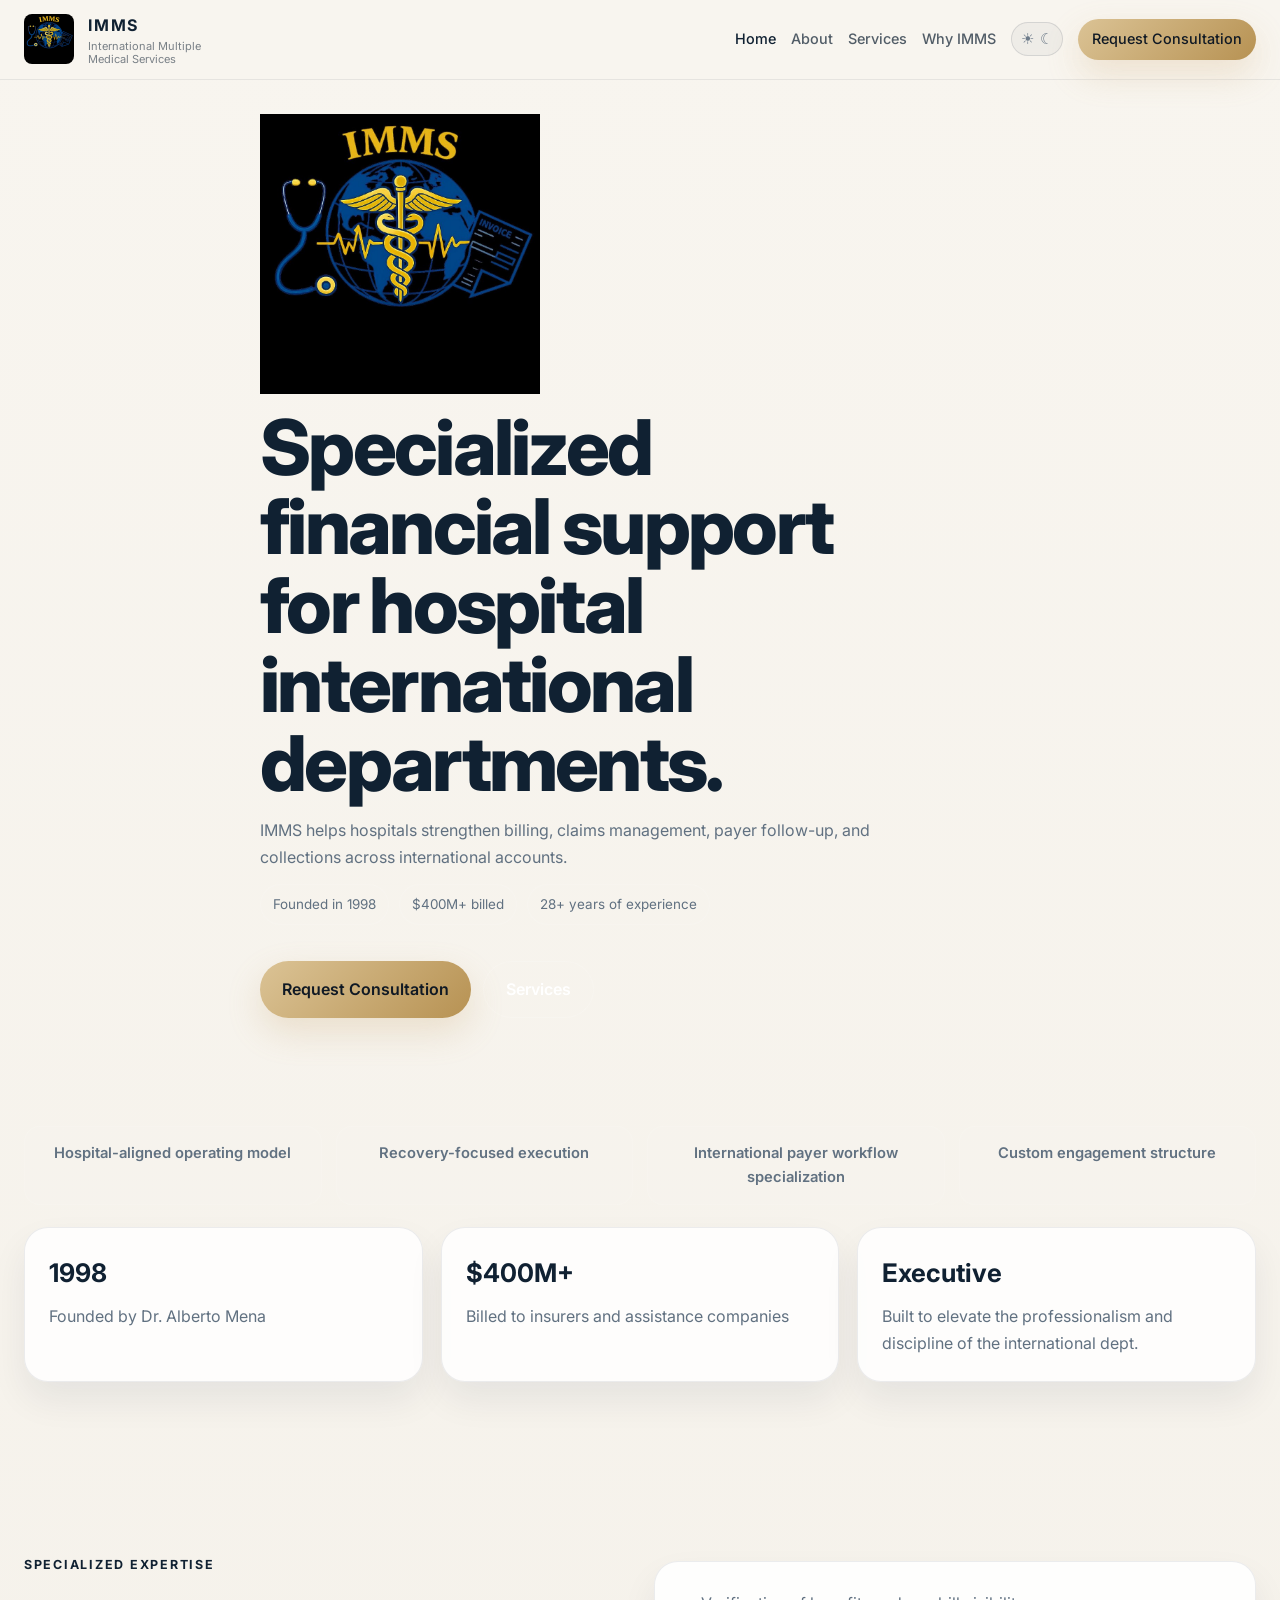
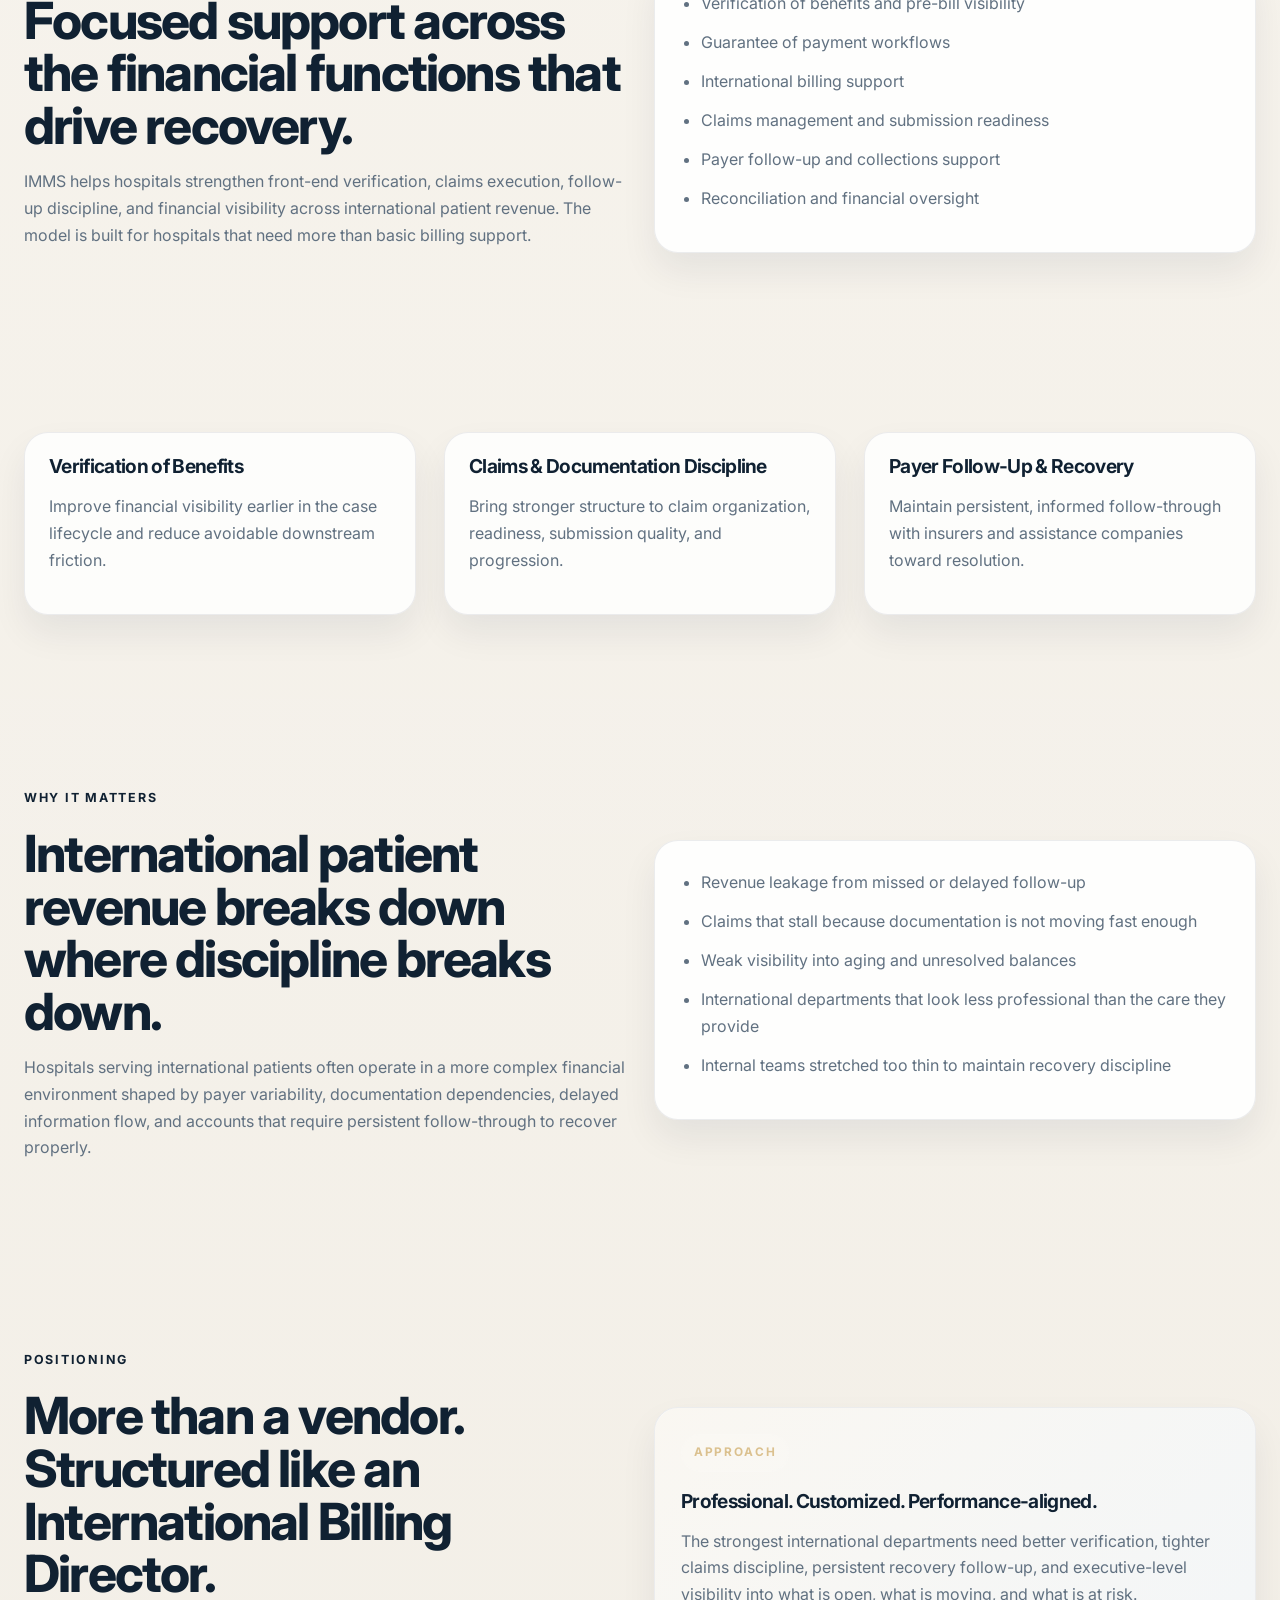
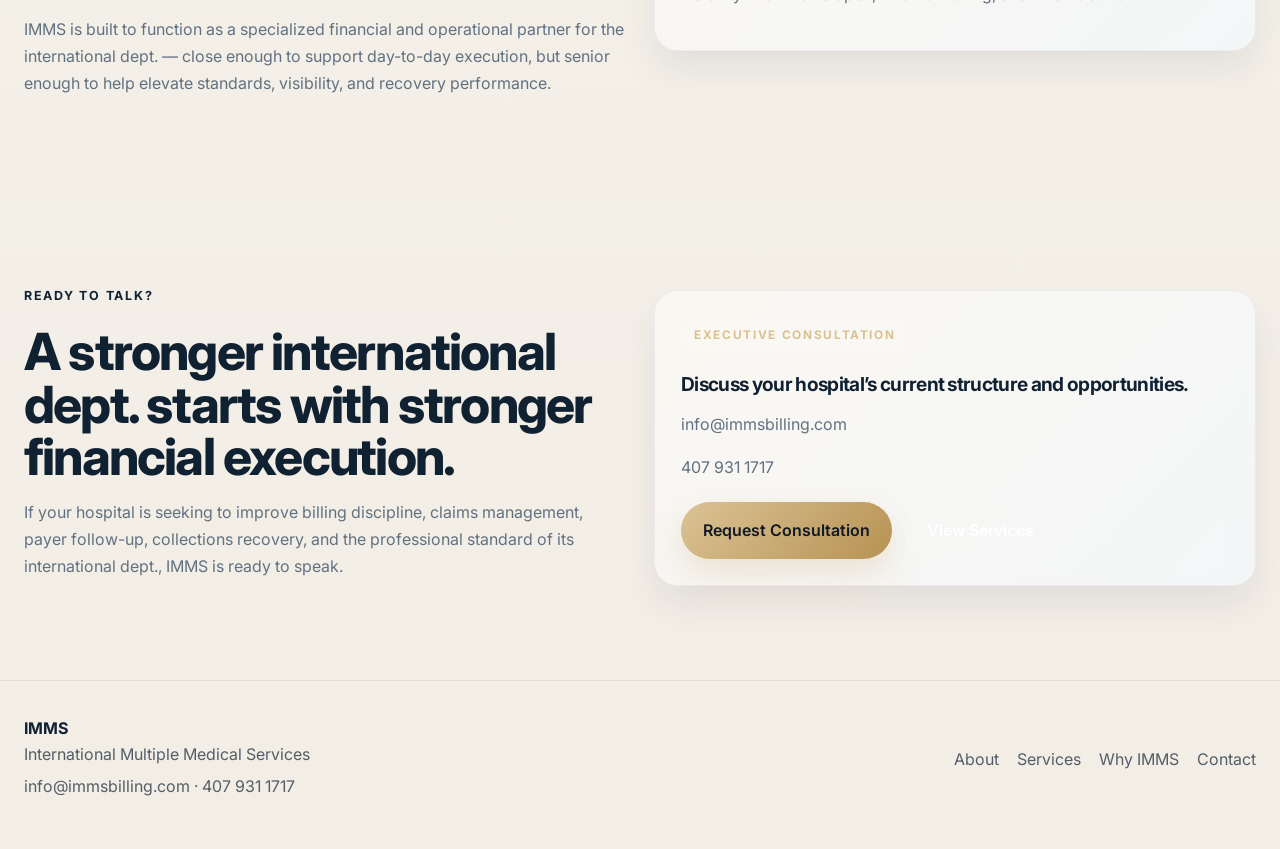
<file: index.html>
<!DOCTYPE html>
<html lang="en">
  <head>
    <meta charset="UTF-8" />
    <meta name="viewport" content="width=device-width, initial-scale=1.0" />
    <title>IMMS | International Multiple Medical Services</title>
    <meta
      name="description"
      content="IMMS helps hospitals strengthen the financial performance of their international dept. through specialized support in billing, claims management, payer follow-up, and collections."
    />
    <link rel="preconnect" href="https://fonts.googleapis.com" />
    <link rel="preconnect" href="https://fonts.gstatic.com" crossorigin />
    <link href="https://fonts.googleapis.com/css2?family=Inter:wght@400;500;600;700;800&display=swap" rel="stylesheet" />
    <link rel="stylesheet" href="styles.css" />
  </head>
  <body>
    <header class="site-header">
      <div class="container nav-wrap">
        <a class="brand brand-logo" href="index.html">
          <span class="brand-lockup">
            <span class="brand-mark brand-mark-wide">
              <img src="assets/imms-logo-user.jpg" alt="IMMS logo" class="nav-logo nav-logo-image" />
            </span>
            <span class="brand-copy brand-copy-header">
              <strong>IMMS</strong>
              <small>International Multiple Medical Services</small>
            </span>
          </span>
        </a>
        <nav class="nav">
          <a href="index.html" class="active">Home</a>
          <a href="about.html">About</a>
          <a href="services.html">Services</a>
          <a href="why-imms.html">Why IMMS</a>
          <button class="theme-toggle" type="button" aria-label="Toggle theme" title="Toggle theme">
            <span class="theme-icon sun">☀</span>
            <span class="theme-icon moon">☾</span>
          </button>
          <a href="contact.html" class="btn btn-sm">Request Consultation</a>
        </nav>
      </div>
    </header>

    <main>
      <section class="hero hero-rebuilt">
        <div class="container hero-rebuilt-stack">
          <div class="hero-rebuilt-brand">
            <img src="assets/imms-logo-user.jpg" alt="International Multiple Medical Services logo" class="hero-rebuilt-logo" />
          </div>
          <h1>Specialized financial support for hospital international departments.</h1>
          <p class="hero-rebuilt-lead">
            IMMS helps hospitals strengthen billing, claims management, payer follow-up, and collections across international accounts.
          </p>
          <div class="hero-rebuilt-meta">
            <span>Founded in 1998</span>
            <span>$400M+ billed</span>
            <span>28+ years of experience</span>
          </div>
          <div class="cta-row hero-rebuilt-actions">
            <a href="contact.html" class="btn btn-primary">Request Consultation</a>
            <a href="services.html" class="btn btn-secondary">Services</a>
          </div>
        </div>
      </section>

      <section class="section muted">
        <div class="container trust-strip">
          <span>Hospital-aligned operating model</span>
          <span>Recovery-focused execution</span>
          <span>International payer workflow specialization</span>
          <span>Custom engagement structure</span>
        </div>
        <div class="container metrics-grid">
          <div class="metric-box">
            <strong>1998</strong>
            <span>Founded by Dr. Alberto Mena</span>
          </div>
          <div class="metric-box">
            <strong>$400M+</strong>
            <span>Billed to insurers and assistance companies</span>
          </div>
          <div class="metric-box">
            <strong>Executive</strong>
            <span>Built to elevate the professionalism and discipline of the international dept.</span>
          </div>
        </div>
      </section>

      <section class="section">
        <div class="container split">
          <div>
            <p class="section-label">Specialized Expertise</p>
            <h2>Focused support across the financial functions that drive recovery.</h2>
            <p>
              IMMS helps hospitals strengthen front-end verification, claims execution, follow-up discipline, and financial visibility across international patient revenue. The model is built for hospitals that need more than basic billing support.
            </p>
          </div>
          <div class="list-card">
            <ul>
              <li>Verification of benefits and pre-bill visibility</li>
              <li>Guarantee of payment workflows</li>
              <li>International billing support</li>
              <li>Claims management and submission readiness</li>
              <li>Payer follow-up and collections support</li>
              <li>Reconciliation and financial oversight</li>
            </ul>
          </div>
        </div>
      </section>

      <section class="section muted">
        <div class="container cards-3">
          <article class="card">
            <h3>Verification of Benefits</h3>
            <p>Improve financial visibility earlier in the case lifecycle and reduce avoidable downstream friction.</p>
          </article>
          <article class="card">
            <h3>Claims & Documentation Discipline</h3>
            <p>Bring stronger structure to claim organization, readiness, submission quality, and progression.</p>
          </article>
          <article class="card">
            <h3>Payer Follow-Up & Recovery</h3>
            <p>Maintain persistent, informed follow-through with insurers and assistance companies toward resolution.</p>
          </article>
        </div>
      </section>

      <section class="section dark">
        <div class="container split">
          <div>
            <p class="section-label light">Why It Matters</p>
            <h2>International patient revenue breaks down where discipline breaks down.</h2>
            <p>
              Hospitals serving international patients often operate in a more complex financial environment shaped by payer variability, documentation dependencies, delayed information flow, and accounts that require persistent follow-through to recover properly.
            </p>
          </div>
          <div class="list-card">
            <ul>
              <li>Revenue leakage from missed or delayed follow-up</li>
              <li>Claims that stall because documentation is not moving fast enough</li>
              <li>Weak visibility into aging and unresolved balances</li>
              <li>International departments that look less professional than the care they provide</li>
              <li>Internal teams stretched too thin to maintain recovery discipline</li>
            </ul>
          </div>
        </div>
      </section>

      <section class="section">
        <div class="container split">
          <div>
            <p class="section-label">Positioning</p>
            <h2>More than a vendor. Structured like an International Billing Director.</h2>
            <p>
              IMMS is built to function as a specialized financial and operational partner for the international dept. — close enough to support day-to-day execution, but senior enough to help elevate standards, visibility, and recovery performance.
            </p>
          </div>
          <div class="hero-card">
            <div class="panel-topline">Approach</div>
            <h3>Professional. Customized. Performance-aligned.</h3>
            <p>
              The strongest international departments need better verification, tighter claims discipline, persistent recovery follow-up, and executive-level visibility into what is open, what is moving, and what is at risk.
            </p>
          </div>
        </div>
      </section>

      <section class="section dark">
        <div class="container split">
          <div>
            <p class="section-label light">Ready to Talk?</p>
            <h2>A stronger international dept. starts with stronger financial execution.</h2>
            <p>
              If your hospital is seeking to improve billing discipline, claims management, payer follow-up, collections recovery, and the professional standard of its international dept., IMMS is ready to speak.
            </p>
          </div>
          <div class="hero-card">
            <div class="panel-topline">Executive Consultation</div>
            <h3>Discuss your hospital’s current structure and opportunities.</h3>
            <p>info@immsbilling.com</p>
            <p>407 931 1717</p>
            <div class="cta-row">
              <a href="contact.html" class="btn btn-primary">Request Consultation</a>
              <a href="services.html" class="btn btn-light">View Services</a>
            </div>
          </div>
        </div>
      </section>
    </main>

    <footer class="site-footer">
      <div class="container footer-wrap">
        <div>
          <strong>IMMS</strong>
          <p>International Multiple Medical Services</p>
          <p>info@immsbilling.com · 407 931 1717</p>
        </div>
        <div class="footer-links">
          <a href="about.html">About</a>
          <a href="services.html">Services</a>
          <a href="why-imms.html">Why IMMS</a>
          <a href="contact.html">Contact</a>
        </div>
      </div>
    </footer>
      <script>
      (function () {
        const stored = localStorage.getItem("imms-theme");
        const preferred = window.matchMedia && window.matchMedia("(prefers-color-scheme: light)").matches ? "light" : "dark";
        const theme = stored || preferred;
        document.body.classList.toggle("light-surface", theme === "light");
      })();

      document.addEventListener("DOMContentLoaded", function () {
        const toggle = document.querySelector(".theme-toggle");
        if (!toggle) return;
        toggle.addEventListener("click", function () {
          const isLight = document.body.classList.toggle("light-surface");
          localStorage.setItem("imms-theme", isLight ? "light" : "dark");
        });
      });
    </script>
</body>
</html>
</file>
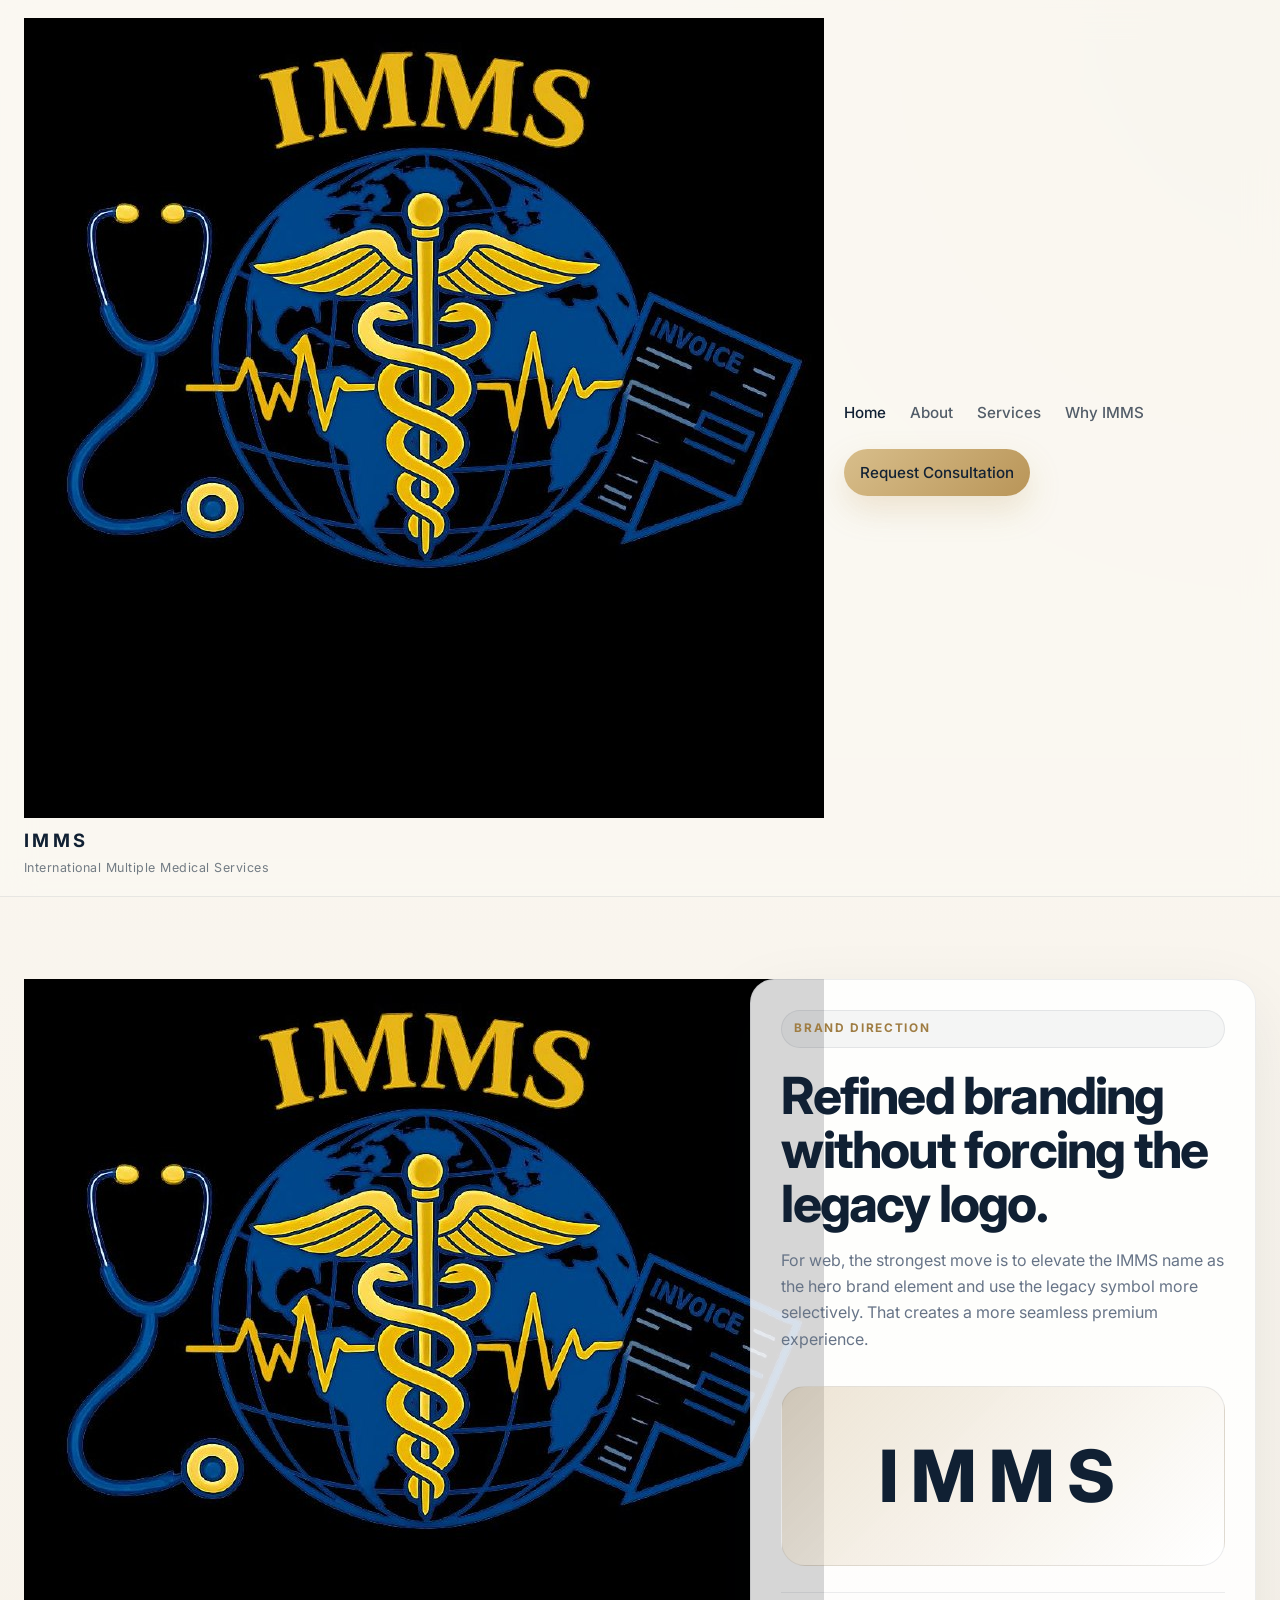
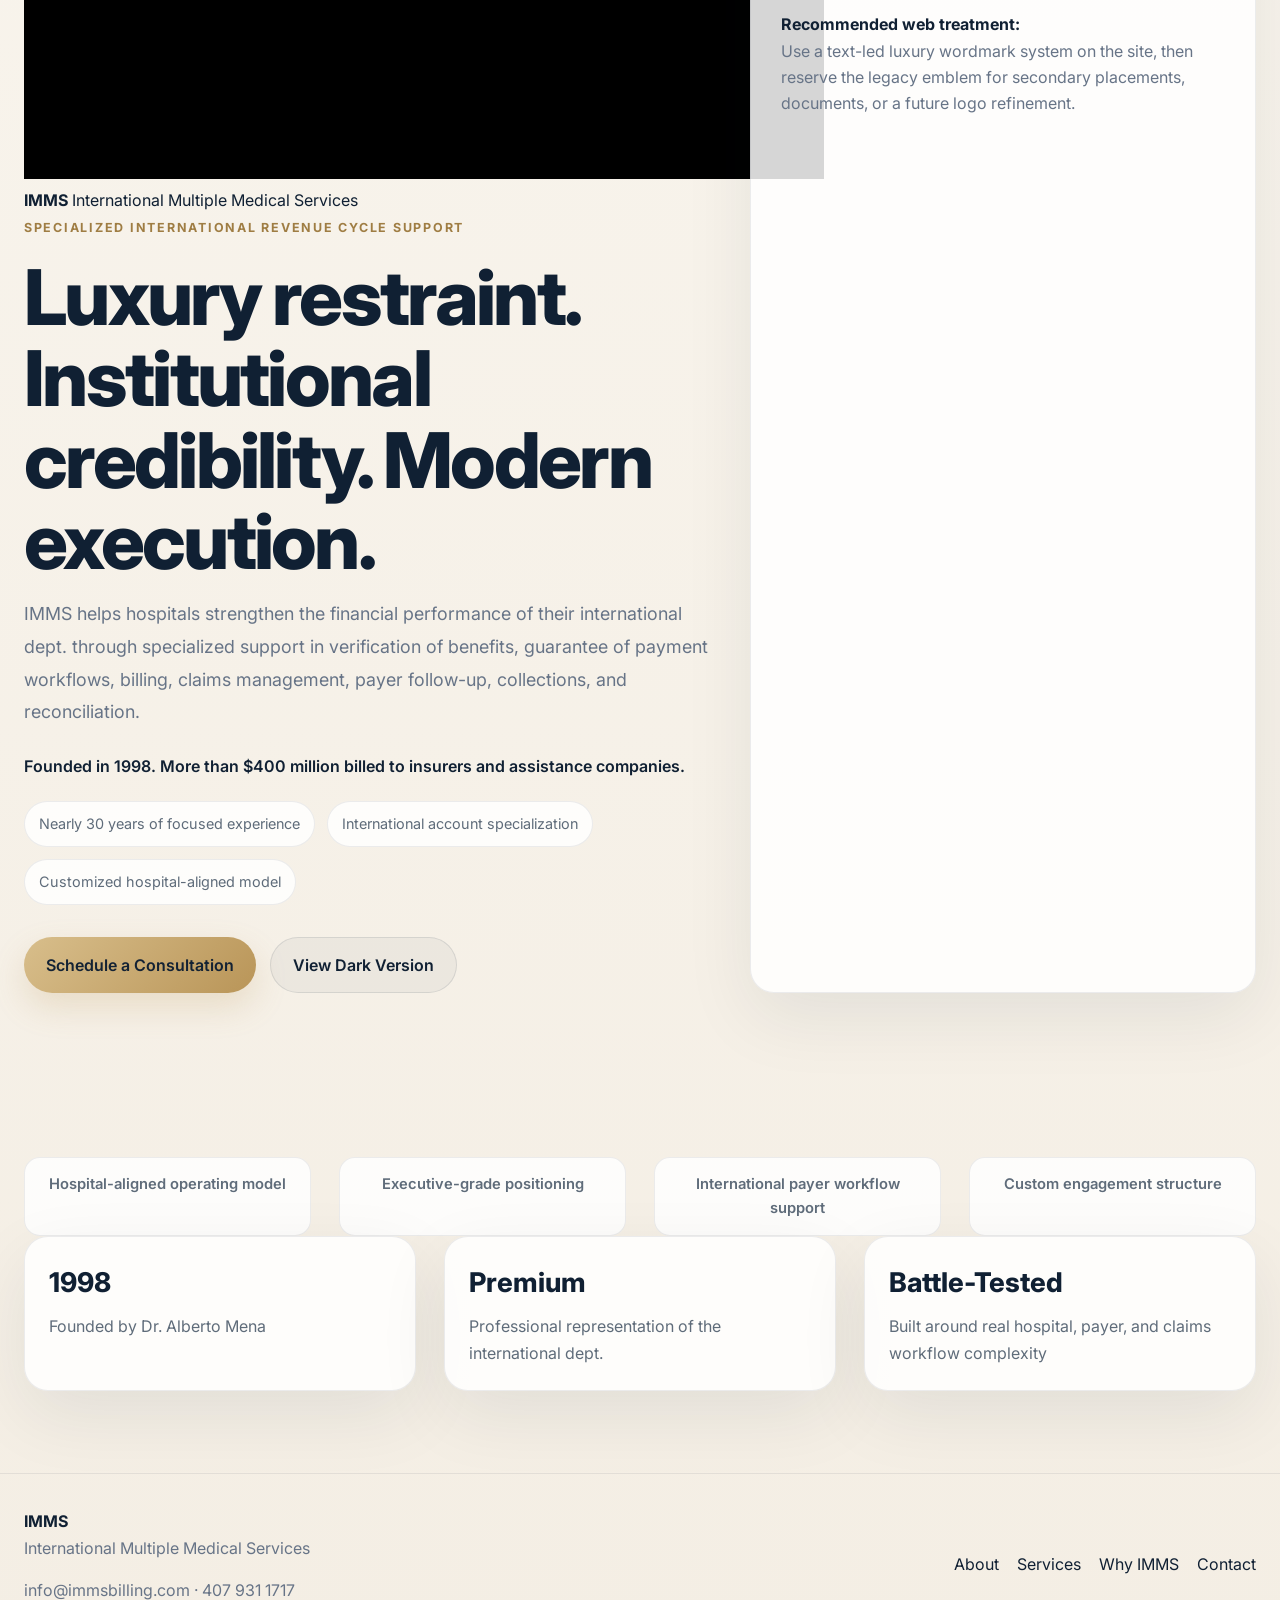
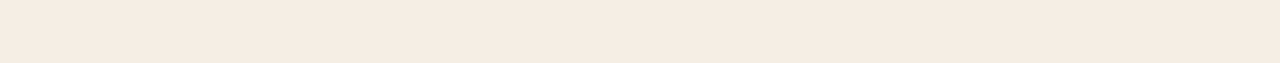
<file: light/index.html>
<!DOCTYPE html>
<html lang="en">
  <head>
    <meta charset="UTF-8" />
    <meta name="viewport" content="width=device-width, initial-scale=1.0" />
    <title>IMMS | Light Version</title>
    <meta
      name="description"
      content="IMMS helps hospitals strengthen the financial performance of their international dept. through specialized support in billing, claims management, payer follow-up, and collections."
    />
    <link rel="preconnect" href="https://fonts.googleapis.com" />
    <link rel="preconnect" href="https://fonts.gstatic.com" crossorigin />
    <link href="https://fonts.googleapis.com/css2?family=Inter:wght@400;500;600;700;800&display=swap" rel="stylesheet" />
    <link rel="stylesheet" href="styles.css" />
  </head>
  <body class="light-surface">
    <header class="site-header">
      <div class="container nav-wrap">
        <a class="brand brand-logo" href="index.html">
          <span class="brand-lockup">
            <span class="brand-mark brand-mark-wide">
              <img src="assets/imms-logo-user.jpg" alt="IMMS logo" class="nav-logo nav-logo-image" />
            </span>
            <span class="brand-copy brand-copy-large">
              <strong>IMMS</strong>
              <small>International Multiple Medical Services</small>
            </span>
          </span>
        </a>
        <nav class="nav">
          <a href="index.html" class="active">Home</a>
          <a href="about.html">About</a>
          <a href="services.html">Services</a>
          <a href="why-imms.html">Why IMMS</a>
          <a href="contact.html" class="btn btn-sm">Request Consultation</a>
        </nav>
      </div>
    </header>

    <main>
      <section class="hero hero-light-version">
        <div class="container hero-grid">
          <div class="hero-copy">
            <div class="hero-logo-wrap">
              <span class="hero-logo-shell hero-logo-shell-wide">
                <img src="assets/imms-logo-user.jpg" alt="International Multiple Medical Services logo" class="hero-logo hero-logo-contain" />
              </span>
              <div class="hero-logo-text">
                <strong>IMMS</strong>
                <span>International Multiple Medical Services</span>
              </div>
            </div>
            <p class="eyebrow">Specialized International Revenue Cycle Support</p>
            <h1>Luxury restraint. Institutional credibility. Modern execution.</h1>
            <p class="lead">
              IMMS helps hospitals strengthen the financial performance of their international dept. through specialized support in verification of benefits, guarantee of payment workflows, billing, claims management, payer follow-up, collections, and reconciliation.
            </p>
            <p class="proof">Founded in 1998. More than $400 million billed to insurers and assistance companies.</p>
            <div class="proof-bar">
              <span>Nearly 30 years of focused experience</span>
              <span>International account specialization</span>
              <span>Customized hospital-aligned model</span>
            </div>
            <div class="cta-row">
              <a href="contact.html" class="btn btn-primary">Schedule a Consultation</a>
              <a href="../index.html" class="btn btn-secondary">View Dark Version</a>
            </div>
          </div>

          <aside class="hero-card brand-showcase-card">
            <div class="panel-topline">Brand Direction</div>
            <h2>Refined branding without forcing the legacy logo.</h2>
            <p>
              For web, the strongest move is to elevate the IMMS name as the hero brand element and use the legacy symbol more selectively. That creates a more seamless premium experience.
            </p>
            <div class="brand-monogram-card">
              <span>IMMS</span>
            </div>
            <div class="executive-note">
              <strong>Recommended web treatment:</strong>
              <p>Use a text-led luxury wordmark system on the site, then reserve the legacy emblem for secondary placements, documents, or a future logo refinement.</p>
            </div>
          </aside>
        </div>
      </section>

      <section class="section muted">
        <div class="container trust-strip">
          <span>Hospital-aligned operating model</span>
          <span>Executive-grade positioning</span>
          <span>International payer workflow support</span>
          <span>Custom engagement structure</span>
        </div>
        <div class="container metrics-grid">
          <div class="metric-box">
            <strong>1998</strong>
            <span>Founded by Dr. Alberto Mena</span>
          </div>
          <div class="metric-box">
            <strong>Premium</strong>
            <span>Professional representation of the international dept.</span>
          </div>
          <div class="metric-box">
            <strong>Battle-Tested</strong>
            <span>Built around real hospital, payer, and claims workflow complexity</span>
          </div>
        </div>
      </section>
    </main>

    <footer class="site-footer">
      <div class="container footer-wrap">
        <div>
          <strong>IMMS</strong>
          <p>International Multiple Medical Services</p>
          <p>info@immsbilling.com · 407 931 1717</p>
        </div>
        <div class="footer-links">
          <a href="about.html">About</a>
          <a href="services.html">Services</a>
          <a href="why-imms.html">Why IMMS</a>
          <a href="contact.html">Contact</a>
        </div>
      </div>
    </footer>
  </body>
</html>
</file>
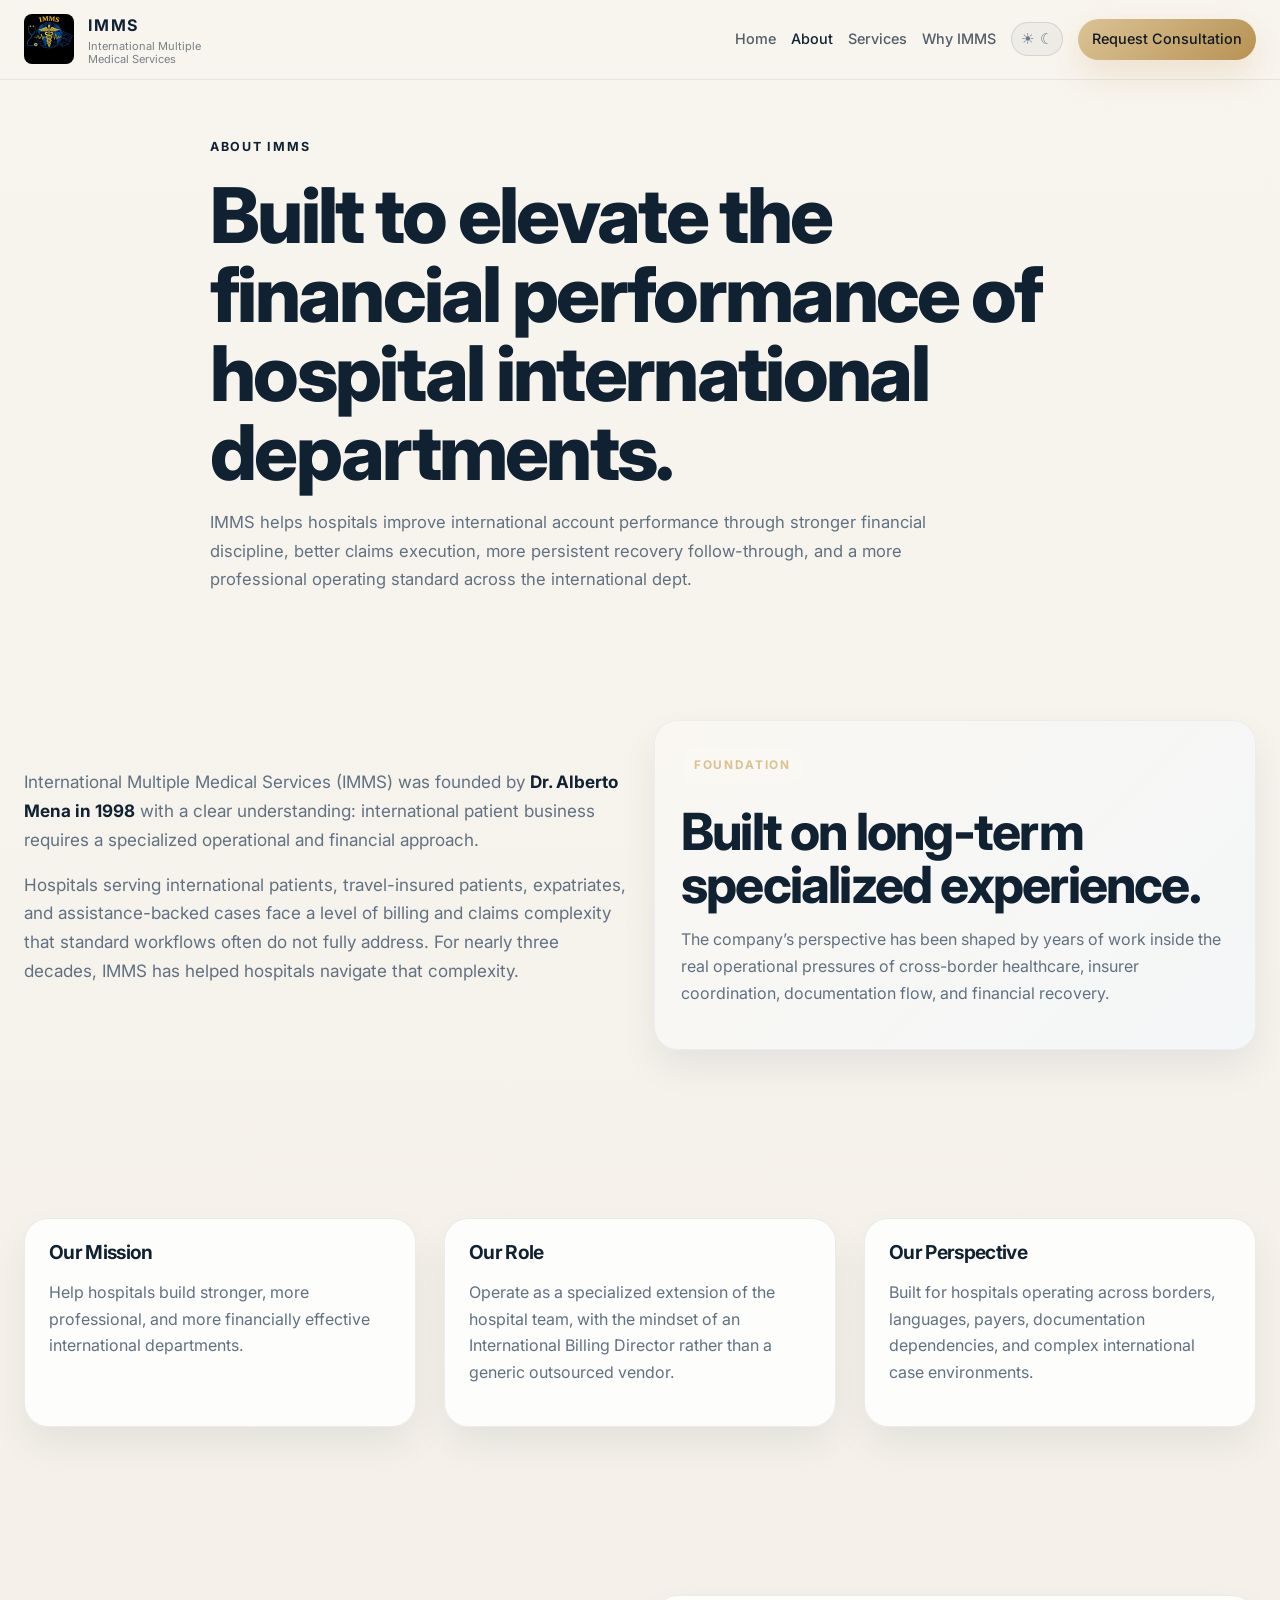
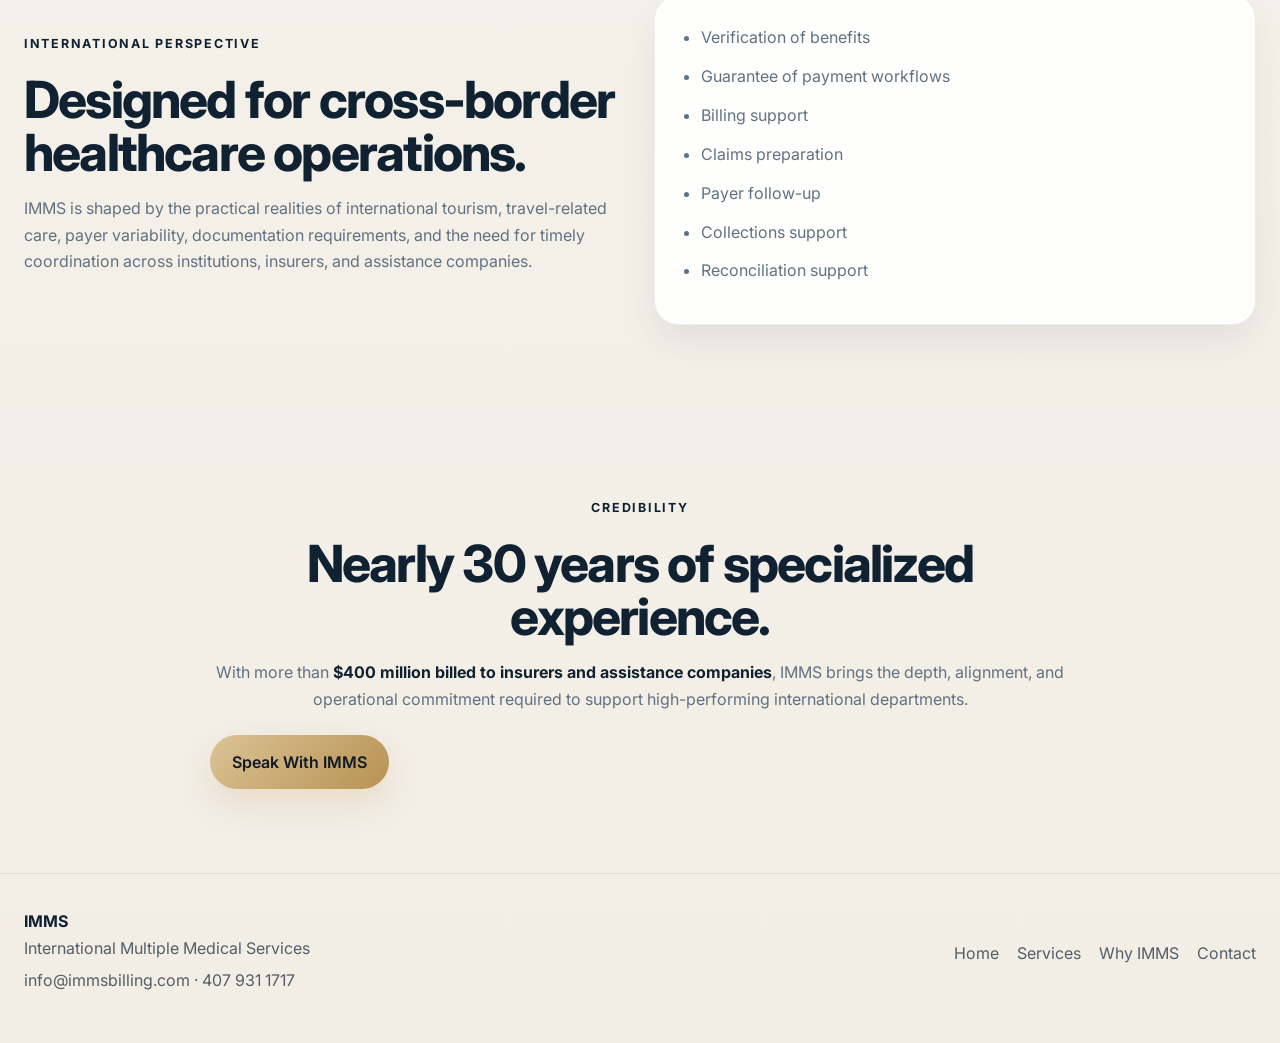
<file: about.html>
<!DOCTYPE html>
<html lang="en">
  <head>
    <meta charset="UTF-8" />
    <meta name="viewport" content="width=device-width, initial-scale=1.0" />
    <title>About IMMS</title>
    <meta name="description" content="Learn about IMMS, its mission, founder history, and specialized approach to strengthening hospital international departments." />
    <link rel="preconnect" href="https://fonts.googleapis.com" />
    <link rel="preconnect" href="https://fonts.gstatic.com" crossorigin />
    <link href="https://fonts.googleapis.com/css2?family=Inter:wght@400;500;600;700;800&display=swap" rel="stylesheet" />
    <link rel="stylesheet" href="styles.css" />
  </head>
  <body class="light-surface">
    <header class="site-header">
      <div class="container nav-wrap">
        <a class="brand brand-logo" href="index.html">
          <span class="brand-lockup">
            <span class="brand-mark brand-mark-wide">
              <img src="assets/imms-logo-user.jpg" alt="IMMS logo" class="nav-logo nav-logo-image" />
            </span>
            <span class="brand-copy brand-copy-header">
              <strong>IMMS</strong>
              <small>International Multiple Medical Services</small>
            </span>
          </span>
        </a>
        <nav class="nav">
          <a href="index.html">Home</a>
          <a href="about.html" class="active">About</a>
          <a href="services.html">Services</a>
          <a href="why-imms.html">Why IMMS</a>
          <button class="theme-toggle" type="button" aria-label="Toggle theme" title="Toggle theme">
            <span class="theme-icon sun">☀</span>
            <span class="theme-icon moon">☾</span>
          </button>
          <a href="contact.html" class="btn btn-sm">Request Consultation</a>
        </nav>
      </div>
    </header>

    <main>
      <section class="page-hero">
        <div class="container narrow">
          <p class="eyebrow">About IMMS</p>
          <h1>Built to elevate the financial performance of hospital international departments.</h1>
          <p class="lead">
            IMMS helps hospitals improve international account performance through stronger financial discipline, better claims execution, more persistent recovery follow-through, and a more professional operating standard across the international dept.
          </p>
        </div>
      </section>

      <section class="section">
        <div class="container split">
          <div class="prose">
            <p>
              International Multiple Medical Services (IMMS) was founded by <strong>Dr. Alberto Mena in 1998</strong> with a clear understanding: international patient business requires a specialized operational and financial approach.
            </p>
            <p>
              Hospitals serving international patients, travel-insured patients, expatriates, and assistance-backed cases face a level of billing and claims complexity that standard workflows often do not fully address. For nearly three decades, IMMS has helped hospitals navigate that complexity.
            </p>
          </div>
          <div class="hero-card">
            <div class="panel-topline">Foundation</div>
            <h2>Built on long-term specialized experience.</h2>
            <p>
              The company’s perspective has been shaped by years of work inside the real operational pressures of cross-border healthcare, insurer coordination, documentation flow, and financial recovery.
            </p>
          </div>
        </div>
      </section>

      <section class="section muted">
        <div class="container cards-3">
          <article class="card">
            <h3>Our Mission</h3>
            <p>Help hospitals build stronger, more professional, and more financially effective international departments.</p>
          </article>
          <article class="card">
            <h3>Our Role</h3>
            <p>Operate as a specialized extension of the hospital team, with the mindset of an International Billing Director rather than a generic outsourced vendor.</p>
          </article>
          <article class="card">
            <h3>Our Perspective</h3>
            <p>Built for hospitals operating across borders, languages, payers, documentation dependencies, and complex international case environments.</p>
          </article>
        </div>
      </section>

      <section class="section">
        <div class="container split">
          <div>
            <p class="section-label">International Perspective</p>
            <h2>Designed for cross-border healthcare operations.</h2>
            <p>
              IMMS is shaped by the practical realities of international tourism, travel-related care, payer variability, documentation requirements, and the need for timely coordination across institutions, insurers, and assistance companies.
            </p>
          </div>
          <div class="list-card">
            <ul>
              <li>Verification of benefits</li>
              <li>Guarantee of payment workflows</li>
              <li>Billing support</li>
              <li>Claims preparation</li>
              <li>Payer follow-up</li>
              <li>Collections support</li>
              <li>Reconciliation support</li>
            </ul>
          </div>
        </div>
      </section>

      <section class="section dark">
        <div class="container narrow center">
          <p class="section-label light">Credibility</p>
          <h2>Nearly 30 years of specialized experience.</h2>
          <p>
            With more than <strong>$400 million billed to insurers and assistance companies</strong>, IMMS brings the depth, alignment, and operational commitment required to support high-performing international departments.
          </p>
          <div class="cta-row center">
            <a href="contact.html" class="btn btn-primary">Speak With IMMS</a>
          </div>
        </div>
      </section>
    </main>

    <footer class="site-footer">
      <div class="container footer-wrap">
        <div>
          <strong>IMMS</strong>
          <p>International Multiple Medical Services</p>
          <p>info@immsbilling.com · 407 931 1717</p>
        </div>
        <div class="footer-links">
          <a href="index.html">Home</a>
          <a href="services.html">Services</a>
          <a href="why-imms.html">Why IMMS</a>
          <a href="contact.html">Contact</a>
        </div>
      </div>
    </footer>
      <script>
      (function () {
        const stored = localStorage.getItem("imms-theme");
        const preferred = window.matchMedia && window.matchMedia("(prefers-color-scheme: light)").matches ? "light" : "dark";
        const theme = stored || preferred;
        document.body.classList.toggle("light-surface", theme === "light");
      })();

      document.addEventListener("DOMContentLoaded", function () {
        const toggle = document.querySelector(".theme-toggle");
        if (!toggle) return;
        toggle.addEventListener("click", function () {
          const isLight = document.body.classList.toggle("light-surface");
          localStorage.setItem("imms-theme", isLight ? "light" : "dark");
        });
      });
    </script>
</body>
</html>
</file>
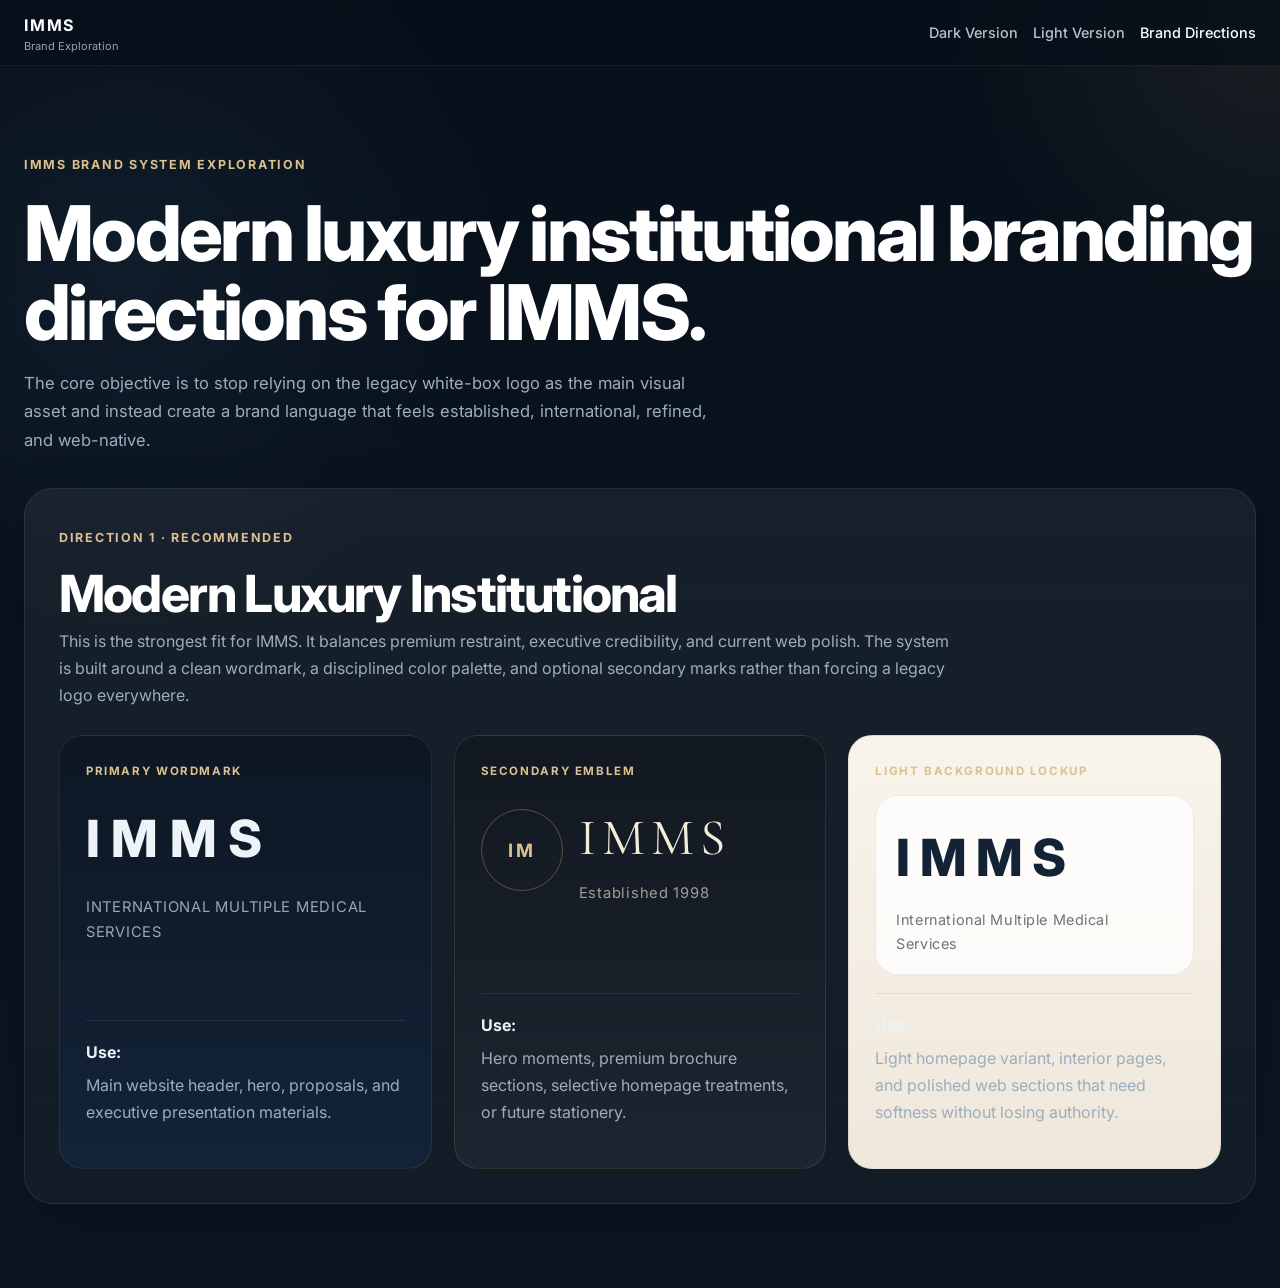
<file: brand-directions.html>
<!DOCTYPE html>
<html lang="en">
  <head>
    <meta charset="UTF-8" />
    <meta name="viewport" content="width=device-width, initial-scale=1.0" />
    <title>IMMS Brand Directions</title>
    <meta name="description" content="Exploration of premium web brand directions for IMMS." />
    <link rel="preconnect" href="https://fonts.googleapis.com" />
    <link rel="preconnect" href="https://fonts.gstatic.com" crossorigin />
    <link href="https://fonts.googleapis.com/css2?family=Inter:wght@400;500;600;700;800&family=Cormorant+Garamond:wght@500;600;700&display=swap" rel="stylesheet" />
    <link rel="stylesheet" href="styles.css" />
    <style>
      .brand-lab {
        padding: 84px 0;
      }
      .brand-lab-header {
        margin-bottom: 34px;
      }
      .brand-grid {
        display: grid;
        gap: 24px;
      }
      .brand-direction-card {
        padding: 34px;
        border-radius: 28px;
        border: 1px solid rgba(255,255,255,0.08);
        background: linear-gradient(180deg, rgba(255,255,255,0.06), rgba(255,255,255,0.03));
        box-shadow: 0 24px 60px rgba(0,0,0,0.20);
      }
      .brand-direction-card h2 {
        margin-bottom: 8px;
      }
      .brand-direction-card p {
        max-width: 900px;
      }
      .concept-row {
        display: grid;
        grid-template-columns: repeat(3, minmax(0, 1fr));
        gap: 22px;
        margin-top: 26px;
      }
      .concept-box {
        min-height: 280px;
        border-radius: 24px;
        padding: 26px;
        display: flex;
        flex-direction: column;
        justify-content: space-between;
      }
      .concept-box.dark-a {
        background: linear-gradient(180deg, #0d1724 0%, #132338 100%);
        border: 1px solid rgba(255,255,255,0.08);
      }
      .concept-box.dark-b {
        background: linear-gradient(180deg, #121821 0%, #1d2530 100%);
        border: 1px solid rgba(198,166,106,0.16);
      }
      .concept-box.light-c {
        background: linear-gradient(180deg, #f8f4ec 0%, #efe7db 100%);
        border: 1px solid rgba(16,32,51,0.08);
      }
      .mini-kicker {
        font-size: 0.72rem;
        letter-spacing: 0.14em;
        text-transform: uppercase;
        font-weight: 700;
        color: var(--gold-soft);
      }
      .mark-stack {
        display: flex;
        flex-direction: column;
        gap: 14px;
      }
      .wordmark-a {
        font-size: clamp(2.4rem, 4vw, 3.5rem);
        font-weight: 800;
        letter-spacing: 0.22em;
        color: var(--white);
      }
      .descriptor-a {
        color: rgba(232,237,243,0.66);
        font-size: 0.92rem;
        letter-spacing: 0.05em;
      }
      .seal-row {
        display: flex;
        align-items: center;
        gap: 16px;
      }
      .seal-ring {
        width: 82px;
        height: 82px;
        border-radius: 50%;
        border: 1px solid rgba(198,166,106,0.38);
        display: flex;
        align-items: center;
        justify-content: center;
        color: var(--gold-soft);
        font-size: 1.15rem;
        letter-spacing: 0.12em;
        font-weight: 700;
      }
      .wordmark-b {
        font-family: "Cormorant Garamond", serif;
        font-size: clamp(2.7rem, 4vw, 3.9rem);
        letter-spacing: 0.12em;
        color: #f4eddc;
      }
      .descriptor-b {
        color: rgba(244,237,220,0.62);
        font-size: 0.92rem;
        letter-spacing: 0.05em;
      }
      .plaque-box {
        display: inline-flex;
        flex-direction: column;
        gap: 8px;
        padding: 18px 20px;
        border-radius: 22px;
        background: rgba(255,255,255,0.78);
        border: 1px solid rgba(16,32,51,0.08);
        width: fit-content;
      }
      .wordmark-c {
        font-size: clamp(2.2rem, 4vw, 3.3rem);
        font-weight: 800;
        letter-spacing: 0.18em;
        color: #132234;
      }
      .descriptor-c {
        color: rgba(16,32,51,0.62);
        font-size: 0.9rem;
        letter-spacing: 0.04em;
      }
      .rationale {
        margin-top: 18px;
        padding-top: 18px;
        border-top: 1px solid rgba(255,255,255,0.08);
      }
      .concept-box.light-c .rationale {
        border-top-color: rgba(16,32,51,0.08);
      }
      .rationale strong {
        display: block;
        margin-bottom: 6px;
      }
      @media (max-width: 920px) {
        .concept-row { grid-template-columns: 1fr; }
      }
    </style>
  </head>
  <body>
    <header class="site-header">
      <div class="container nav-wrap">
        <a class="brand brand-logo wordmark-only" href="index.html">
          <span class="brand-copy brand-copy-large">
            <strong>IMMS</strong>
            <small>Brand Exploration</small>
          </span>
        </a>
        <nav class="nav">
          <a href="index.html">Dark Version</a>
          <a href="light/index.html">Light Version</a>
          <a href="brand-directions.html" class="active">Brand Directions</a>
        </nav>
      </div>
    </header>

    <main class="brand-lab">
      <div class="container brand-lab-header">
        <p class="eyebrow">IMMS Brand System Exploration</p>
        <h1>Modern luxury institutional branding directions for IMMS.</h1>
        <p class="lead">
          The core objective is to stop relying on the legacy white-box logo as the main visual asset and instead create a brand language that feels established, international, refined, and web-native.
        </p>
      </div>

      <div class="container brand-grid">
        <section class="brand-direction-card">
          <p class="section-label">Direction 1 · Recommended</p>
          <h2>Modern Luxury Institutional</h2>
          <p>
            This is the strongest fit for IMMS. It balances premium restraint, executive credibility, and current web polish. The system is built around a clean wordmark, a disciplined color palette, and optional secondary marks rather than forcing a legacy logo everywhere.
          </p>

          <div class="concept-row">
            <div class="concept-box dark-a">
              <div class="mark-stack">
                <span class="mini-kicker">Primary Wordmark</span>
                <div class="wordmark-a">IMMS</div>
                <div class="descriptor-a">INTERNATIONAL MULTIPLE MEDICAL SERVICES</div>
              </div>
              <div class="rationale">
                <strong>Use:</strong>
                <p>Main website header, hero, proposals, and executive presentation materials.</p>
              </div>
            </div>

            <div class="concept-box dark-b">
              <div class="mark-stack">
                <span class="mini-kicker">Secondary Emblem</span>
                <div class="seal-row">
                  <div class="seal-ring">IM</div>
                  <div>
                    <div class="wordmark-b">IMMS</div>
                    <div class="descriptor-b">Established 1998</div>
                  </div>
                </div>
              </div>
              <div class="rationale">
                <strong>Use:</strong>
                <p>Hero moments, premium brochure sections, selective homepage treatments, or future stationery.</p>
              </div>
            </div>

            <div class="concept-box light-c">
              <div class="mark-stack">
                <span class="mini-kicker">Light Background Lockup</span>
                <div class="plaque-box">
                  <div class="wordmark-c">IMMS</div>
                  <div class="descriptor-c">International Multiple Medical Services</div>
                </div>
              </div>
              <div class="rationale">
                <strong>Use:</strong>
                <p>Light homepage variant, interior pages, and polished web sections that need softness without losing authority.</p>
              </div>
            </div>
          </div>
        </section>
      </div>
    </main>
  </body>
</html>
</file>
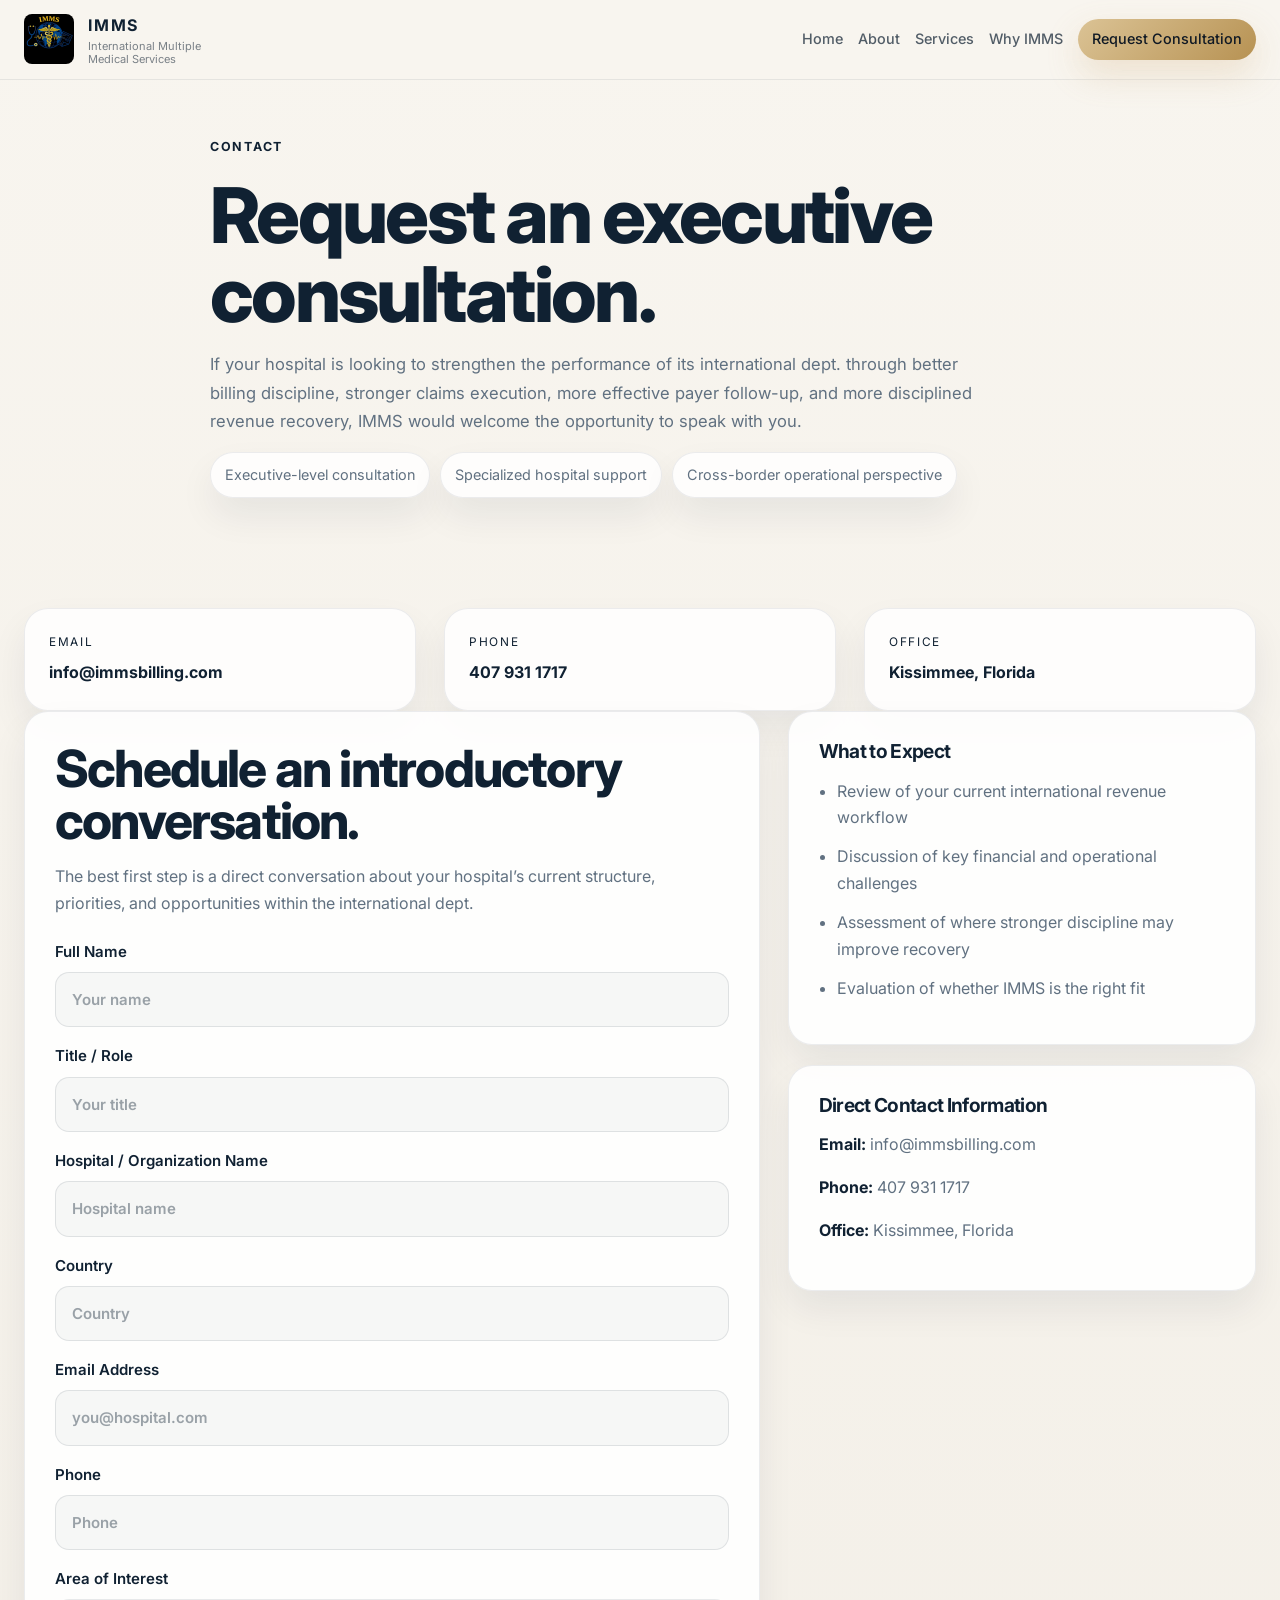
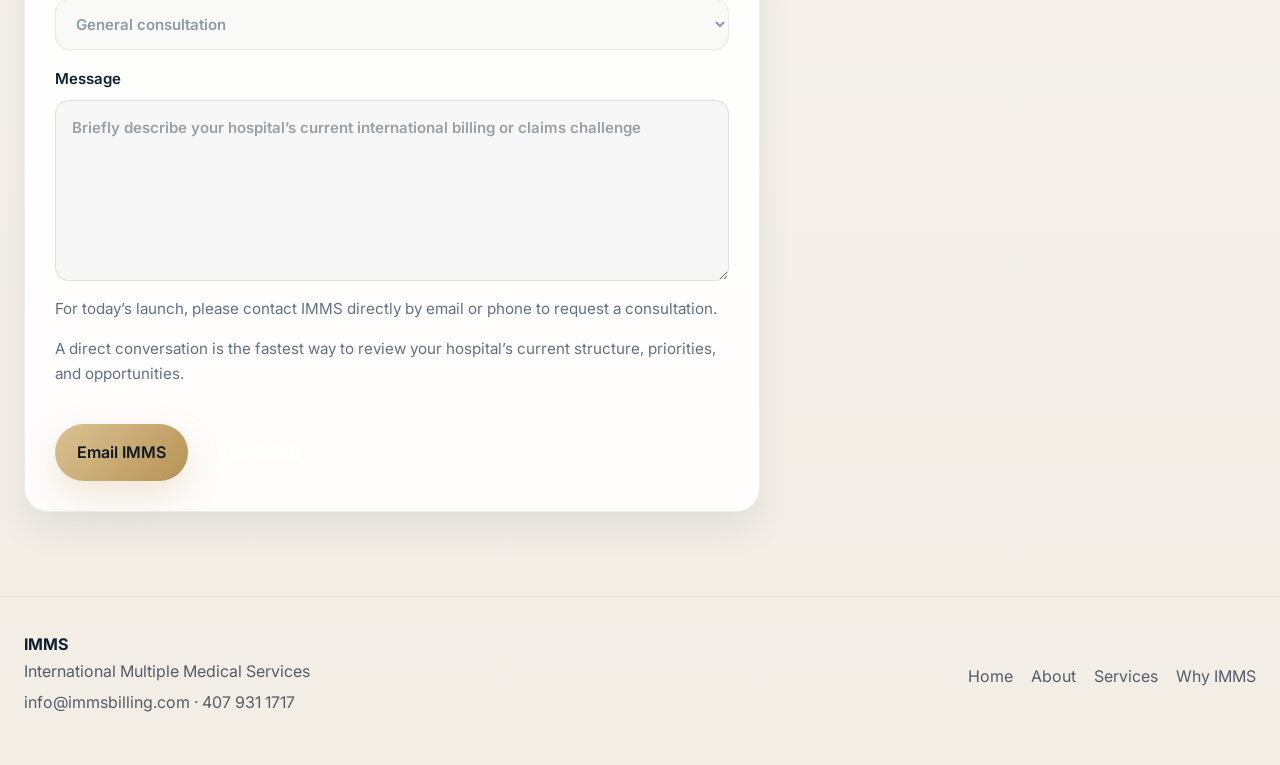
<file: contact.html>
<!DOCTYPE html>
<html lang="en">
  <head>
    <meta charset="UTF-8" />
    <meta name="viewport" content="width=device-width, initial-scale=1.0" />
    <title>Contact IMMS</title>
    <meta name="description" content="Contact IMMS to discuss how to strengthen your hospital international department through better billing discipline, claims execution, and revenue recovery." />
    <link rel="preconnect" href="https://fonts.googleapis.com" />
    <link rel="preconnect" href="https://fonts.gstatic.com" crossorigin />
    <link href="https://fonts.googleapis.com/css2?family=Inter:wght@400;500;600;700;800&display=swap" rel="stylesheet" />
    <link rel="stylesheet" href="styles.css" />
  </head>
  <body class="light-surface">
    <header class="site-header">
      <div class="container nav-wrap">
        <a class="brand brand-logo" href="index.html">
          <span class="brand-lockup">
            <span class="brand-mark brand-mark-wide">
              <img src="assets/imms-logo-user.jpg" alt="IMMS logo" class="nav-logo nav-logo-image" />
            </span>
            <span class="brand-copy brand-copy-header">
              <strong>IMMS</strong>
              <small>International Multiple Medical Services</small>
            </span>
          </span>
        </a>
        <nav class="nav">
          <a href="index.html">Home</a>
          <a href="about.html">About</a>
          <a href="services.html">Services</a>
          <a href="why-imms.html">Why IMMS</a>
          <a href="contact.html" class="btn btn-sm active-btn">Request Consultation</a>
        </nav>
      </div>
    </header>

    <main>
      <section class="page-hero">
        <div class="container narrow">
          <p class="eyebrow">Contact</p>
          <h1>Request an executive consultation.</h1>
          <p class="lead">
            If your hospital is looking to strengthen the performance of its international dept. through better billing discipline, stronger claims execution, more effective payer follow-up, and more disciplined revenue recovery, IMMS would welcome the opportunity to speak with you.
          </p>
          <div class="proof-bar contact-proof">
            <span>Executive-level consultation</span>
            <span>Specialized hospital support</span>
            <span>Cross-border operational perspective</span>
          </div>
        </div>
      </section>

      <section class="section">
        <div class="container contact-intro-grid">
          <div class="mini-contact-card">
            <span class="mini-label">Email</span>
            <strong>info@immsbilling.com</strong>
          </div>
          <div class="mini-contact-card">
            <span class="mini-label">Phone</span>
            <strong>407 931 1717</strong>
          </div>
          <div class="mini-contact-card">
            <span class="mini-label">Office</span>
            <strong>Kissimmee, Florida</strong>
          </div>
        </div>
        <div class="container contact-grid">
          <div class="contact-card">
            <h2>Schedule an introductory conversation.</h2>
            <p>
              The best first step is a direct conversation about your hospital’s current structure, priorities, and opportunities within the international dept.
            </p>
            <div class="contact-form">
              <label>
                Full Name
                <input type="text" name="name" placeholder="Your name" disabled />
              </label>
              <label>
                Title / Role
                <input type="text" name="role" placeholder="Your title" disabled />
              </label>
              <label>
                Hospital / Organization Name
                <input type="text" name="organization" placeholder="Hospital name" disabled />
              </label>
              <label>
                Country
                <input type="text" name="country" placeholder="Country" disabled />
              </label>
              <label>
                Email Address
                <input type="email" name="email" placeholder="you@hospital.com" disabled />
              </label>
              <label>
                Phone
                <input type="text" name="phone" placeholder="Phone" disabled />
              </label>
              <label>
                Area of Interest
                <select name="interest" disabled>
                  <option>General consultation</option>
                  <option>Verification of benefits</option>
                  <option>GOP workflows</option>
                  <option>Billing support</option>
                  <option>Claims management</option>
                  <option>Payer follow-up</option>
                  <option>Collections support</option>
                  <option>Reconciliation</option>
                </select>
              </label>
              <label>
                Message
                <textarea name="message" rows="6" placeholder="Briefly describe your hospital’s current international billing or claims challenge" disabled></textarea>
              </label>
              <p class="contact-note">For today’s launch, please contact IMMS directly by email or phone to request a consultation.</p>
              <p class="contact-note">A direct conversation is the fastest way to review your hospital’s current structure, priorities, and opportunities.</p>
              <div class="cta-row">
                <a href="mailto:info@immsbilling.com?subject=Request%20Consultation%20-%20IMMS" class="btn btn-primary">Email IMMS</a>
                <a href="tel:+14079311717" class="btn btn-secondary">Call IMMS</a>
              </div>
            </div>
          </div>

          <aside class="contact-sidebar">
            <div class="sidebar-card">
              <h3>What to Expect</h3>
              <ul>
                <li>Review of your current international revenue workflow</li>
                <li>Discussion of key financial and operational challenges</li>
                <li>Assessment of where stronger discipline may improve recovery</li>
                <li>Evaluation of whether IMMS is the right fit</li>
              </ul>
            </div>

            <div class="sidebar-card">
              <h3>Direct Contact Information</h3>
              <p><strong>Email:</strong> info@immsbilling.com</p>
              <p><strong>Phone:</strong> 407 931 1717</p>
              <p><strong>Office:</strong> Kissimmee, Florida</p>
            </div>
          </aside>
        </div>
      </section>
    </main>

    <footer class="site-footer">
      <div class="container footer-wrap">
        <div>
          <strong>IMMS</strong>
          <p>International Multiple Medical Services</p>
          <p>info@immsbilling.com · 407 931 1717</p>
        </div>
        <div class="footer-links">
          <a href="index.html">Home</a>
          <a href="about.html">About</a>
          <a href="services.html">Services</a>
          <a href="why-imms.html">Why IMMS</a>
        </div>
      </div>
    </footer>
      <script>
      (function () {
        const stored = localStorage.getItem("imms-theme");
        const preferred = window.matchMedia && window.matchMedia("(prefers-color-scheme: light)").matches ? "light" : "dark";
        const theme = stored || preferred;
        document.body.classList.toggle("light-surface", theme === "light");
      })();

      document.addEventListener("DOMContentLoaded", function () {
        const toggle = document.querySelector(".theme-toggle");
        if (!toggle) return;
        toggle.addEventListener("click", function () {
          const isLight = document.body.classList.toggle("light-surface");
          localStorage.setItem("imms-theme", isLight ? "light" : "dark");
        });
      });
    </script>
</body>
</html>
</file>
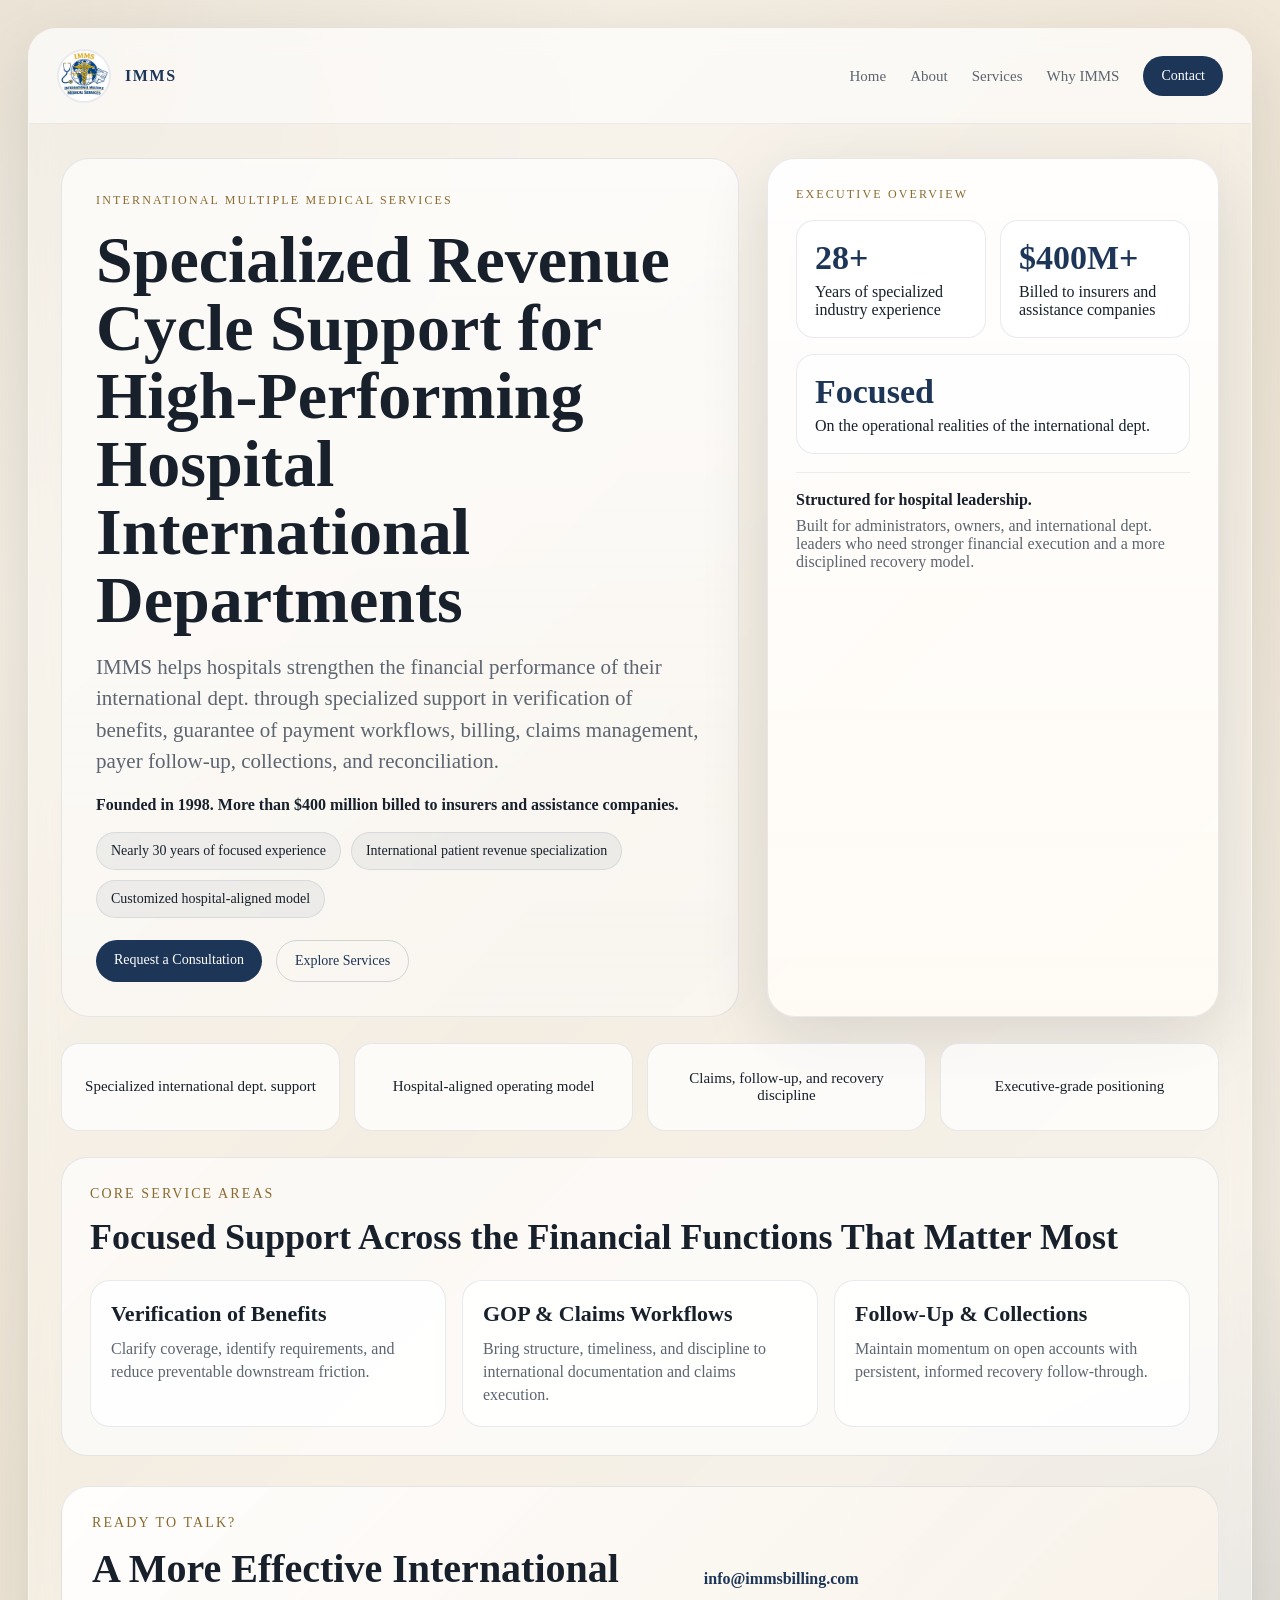
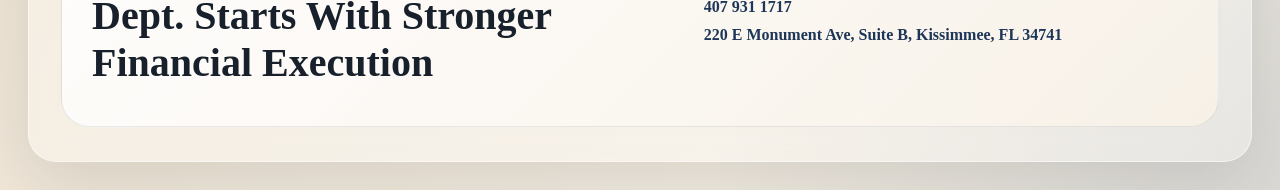
<file: homepage-visual-preview.html>
<!DOCTYPE html>
<html lang="en">
<head>
  <meta charset="UTF-8" />
  <meta name="viewport" content="width=device-width, initial-scale=1.0" />
  <title>IMMS Homepage Visual Preview</title>
  <style>
    :root {
      --bg: #f4efe6;
      --surface: rgba(255,255,255,0.82);
      --line: rgba(29,53,87,0.10);
      --text: #17202b;
      --muted: #5c6570;
      --brand: #1d3557;
      --gold: #8a6a2f;
      --dark: #0f1a24;
      --shadow: 0 22px 70px rgba(13, 24, 36, 0.12);
    }
    * { box-sizing: border-box; }
    body {
      margin: 0;
      min-height: 100vh;
      font-family: Georgia, 'Times New Roman', serif;
      background:
        radial-gradient(circle at top left, rgba(138,106,47,0.12), transparent 28%),
        radial-gradient(circle at bottom right, rgba(29,53,87,0.12), transparent 26%),
        linear-gradient(135deg, #f8f4ed 0%, #efe5d5 50%, #f5f0e7 100%);
      color: var(--text);
      padding: 28px;
    }
    .frame {
      max-width: 1500px;
      margin: 0 auto;
      background: rgba(255,255,255,0.32);
      border: 1px solid rgba(255,255,255,0.5);
      border-radius: 28px;
      box-shadow: var(--shadow);
      overflow: hidden;
      backdrop-filter: blur(12px);
    }
    .nav {
      display: flex;
      justify-content: space-between;
      align-items: center;
      padding: 20px 28px;
      border-bottom: 1px solid rgba(29,53,87,0.08);
      background: rgba(255,255,255,0.55);
    }
    .brand {
      display: flex;
      align-items: center;
      gap: 14px;
      font-weight: 700;
      letter-spacing: .10em;
      color: var(--brand);
    }
    .logo {
      width: 54px;
      height: 54px;
      border-radius: 50%;
      object-fit: cover;
      border: 2px solid rgba(29,53,87,0.1);
      background: white;
    }
    .nav-links {
      display: flex;
      gap: 24px;
      align-items: center;
      color: var(--muted);
      font-size: 15px;
    }
    .btn {
      padding: 12px 18px;
      border-radius: 999px;
      background: var(--brand);
      color: white;
      font-size: 14px;
    }
    .hero {
      display: grid;
      grid-template-columns: 1.2fr .8fr;
      gap: 28px;
      padding: 34px 32px 26px;
    }
    .hero-left {
      background: linear-gradient(180deg, rgba(255,255,255,0.70) 0%, rgba(255,255,255,0.45) 100%);
      border: 1px solid var(--line);
      border-radius: 28px;
      padding: 34px;
    }
    .eyebrow {
      text-transform: uppercase;
      letter-spacing: .18em;
      color: var(--gold);
      font-size: 12px;
      margin-bottom: 18px;
    }
    h1 {
      font-size: 66px;
      line-height: 1.03;
      margin: 0 0 18px;
      max-width: 880px;
    }
    .lead {
      font-size: 21px;
      line-height: 1.5;
      color: var(--muted);
      max-width: 860px;
      margin-bottom: 18px;
    }
    .proof {
      font-weight: 700;
      margin-bottom: 18px;
    }
    .chips {
      display: flex;
      flex-wrap: wrap;
      gap: 10px;
      margin-bottom: 22px;
    }
    .chip {
      padding: 10px 14px;
      background: rgba(29,53,87,0.06);
      border: 1px solid rgba(29,53,87,0.10);
      border-radius: 999px;
      font-size: 14px;
    }
    .cta-row { display: flex; gap: 14px; }
    .btn-secondary {
      background: transparent;
      color: var(--brand);
      border: 1px solid rgba(29,53,87,0.18);
    }
    .hero-right {
      background: linear-gradient(180deg, rgba(255,255,255,0.92) 0%, rgba(255,251,245,0.95) 100%);
      border: 1px solid var(--line);
      border-radius: 28px;
      padding: 28px;
      box-shadow: var(--shadow);
    }
    .panel-label {
      font-size: 12px;
      text-transform: uppercase;
      letter-spacing: .18em;
      color: var(--gold);
      margin-bottom: 18px;
    }
    .stats {
      display: grid;
      grid-template-columns: 1fr 1fr;
      gap: 14px;
      margin-bottom: 16px;
    }
    .stat {
      padding: 18px;
      border-radius: 18px;
      background: rgba(255,255,255,0.86);
      border: 1px solid rgba(29,53,87,0.10);
    }
    .stat strong {
      display: block;
      font-size: 34px;
      color: var(--brand);
      margin-bottom: 6px;
    }
    .note {
      margin-top: 18px;
      padding-top: 18px;
      border-top: 1px solid rgba(29,53,87,0.08);
      color: var(--muted);
    }
    .trust {
      display: grid;
      grid-template-columns: repeat(4,1fr);
      gap: 14px;
      padding: 0 32px 18px;
    }
    .trust div {
      min-height: 88px;
      display: flex;
      align-items: center;
      justify-content: center;
      text-align: center;
      padding: 16px;
      background: rgba(255,255,255,0.74);
      border: 1px solid var(--line);
      border-radius: 18px;
      font-size: 15px;
    }
    .section {
      padding: 8px 32px 28px;
    }
    .section-inner {
      background: rgba(255,255,255,0.64);
      border: 1px solid var(--line);
      border-radius: 26px;
      padding: 28px;
    }
    .section-title {
      font-size: 14px;
      letter-spacing: .15em;
      text-transform: uppercase;
      color: var(--gold);
      margin-bottom: 14px;
    }
    .section h2 {
      font-size: 36px;
      margin: 0 0 12px;
    }
    .cards {
      display: grid;
      grid-template-columns: repeat(3,1fr);
      gap: 16px;
      margin-top: 22px;
    }
    .card {
      background: rgba(255,255,255,0.85);
      border: 1px solid var(--line);
      border-radius: 20px;
      padding: 20px;
    }
    .card h3 { margin: 0 0 10px; font-size: 22px; }
    .card p { margin: 0; color: var(--muted); font-size: 16px; line-height: 1.45; }
    .footer-cta {
      margin: 2px 32px 34px;
      background: linear-gradient(135deg, rgba(255,255,255,0.92) 0%, rgba(247,241,231,0.96) 100%);
      border: 1px solid var(--line);
      border-radius: 28px;
      padding: 28px 30px;
      display: grid;
      grid-template-columns: 1.1fr .9fr;
      gap: 20px;
      align-items: center;
    }
    .footer-cta h2 { font-size: 40px; margin: 0 0 12px; }
    .contact-meta {
      display: flex;
      flex-direction: column;
      gap: 10px;
      font-weight: 700;
      color: var(--brand);
    }
  </style>
</head>
<body>
  <div class="frame">
    <div class="nav">
      <div class="brand">
        <img src="assets/logo.jpg" class="logo" alt="IMMS logo" />
        <span>IMMS</span>
      </div>
      <div class="nav-links">
        <span>Home</span>
        <span>About</span>
        <span>Services</span>
        <span>Why IMMS</span>
        <span class="btn">Contact</span>
      </div>
    </div>

    <div class="hero">
      <div class="hero-left">
        <div class="eyebrow">International Multiple Medical Services</div>
        <h1>Specialized Revenue Cycle Support for High-Performing Hospital International Departments</h1>
        <div class="lead">IMMS helps hospitals strengthen the financial performance of their international dept. through specialized support in verification of benefits, guarantee of payment workflows, billing, claims management, payer follow-up, collections, and reconciliation.</div>
        <div class="proof">Founded in 1998. More than $400 million billed to insurers and assistance companies.</div>
        <div class="chips">
          <div class="chip">Nearly 30 years of focused experience</div>
          <div class="chip">International patient revenue specialization</div>
          <div class="chip">Customized hospital-aligned model</div>
        </div>
        <div class="cta-row">
          <div class="btn">Request a Consultation</div>
          <div class="btn btn-secondary">Explore Services</div>
        </div>
      </div>

      <div class="hero-right">
        <div class="panel-label">Executive Overview</div>
        <div class="stats">
          <div class="stat">
            <strong>28+</strong>
            <span>Years of specialized industry experience</span>
          </div>
          <div class="stat">
            <strong>$400M+</strong>
            <span>Billed to insurers and assistance companies</span>
          </div>
        </div>
        <div class="stat">
          <strong>Focused</strong>
          <span>On the operational realities of the international dept.</span>
        </div>
        <div class="note">
          <strong style="display:block;color:#17202b;margin-bottom:8px;">Structured for hospital leadership.</strong>
          Built for administrators, owners, and international dept. leaders who need stronger financial execution and a more disciplined recovery model.
        </div>
      </div>
    </div>

    <div class="trust">
      <div>Specialized international dept. support</div>
      <div>Hospital-aligned operating model</div>
      <div>Claims, follow-up, and recovery discipline</div>
      <div>Executive-grade positioning</div>
    </div>

    <div class="section">
      <div class="section-inner">
        <div class="section-title">Core Service Areas</div>
        <h2>Focused Support Across the Financial Functions That Matter Most</h2>
        <div class="cards">
          <div class="card">
            <h3>Verification of Benefits</h3>
            <p>Clarify coverage, identify requirements, and reduce preventable downstream friction.</p>
          </div>
          <div class="card">
            <h3>GOP & Claims Workflows</h3>
            <p>Bring structure, timeliness, and discipline to international documentation and claims execution.</p>
          </div>
          <div class="card">
            <h3>Follow-Up & Collections</h3>
            <p>Maintain momentum on open accounts with persistent, informed recovery follow-through.</p>
          </div>
        </div>
      </div>
    </div>

    <div class="footer-cta">
      <div>
        <div class="section-title">Ready to Talk?</div>
        <h2>A More Effective International Dept. Starts With Stronger Financial Execution</h2>
      </div>
      <div class="contact-meta">
        <span>info@immsbilling.com</span>
        <span>407 931 1717</span>
        <span>220 E Monument Ave, Suite B, Kissimmee, FL 34741</span>
      </div>
    </div>
  </div>
</body>
</html>
</file>
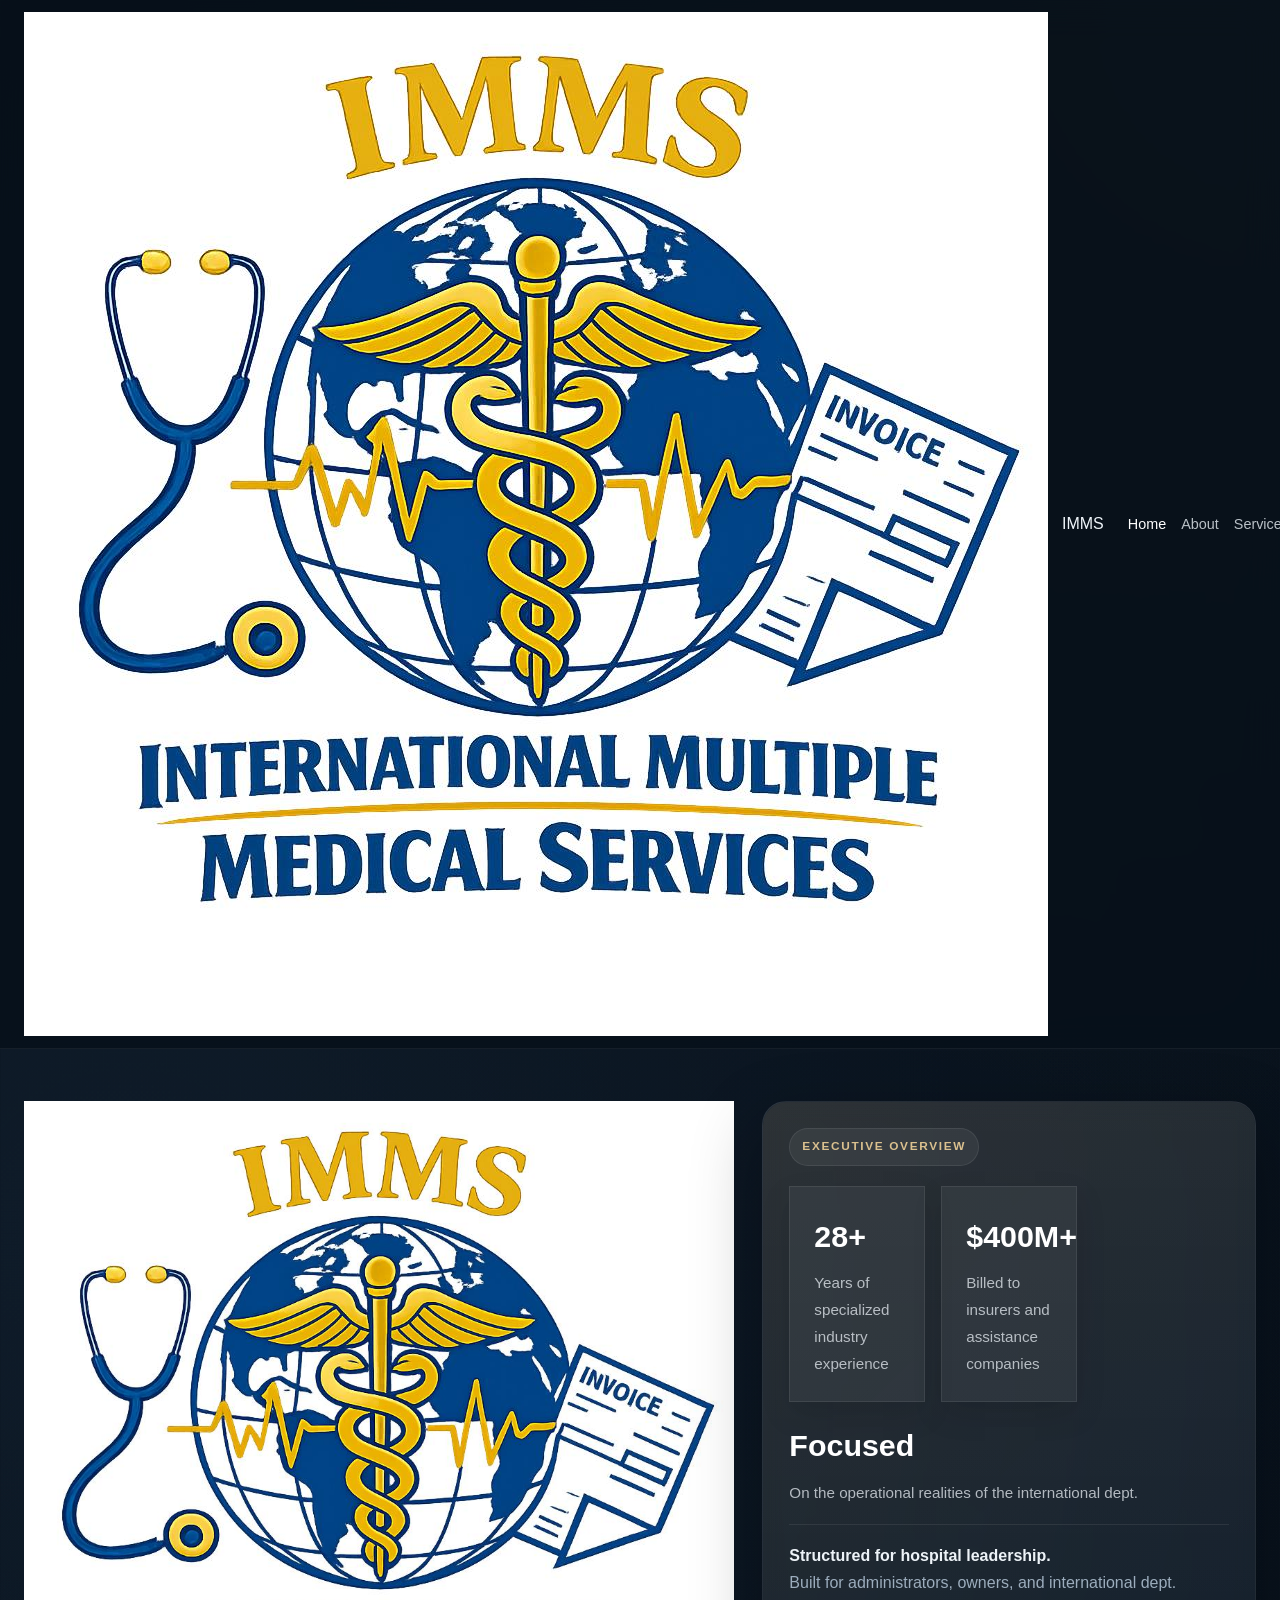
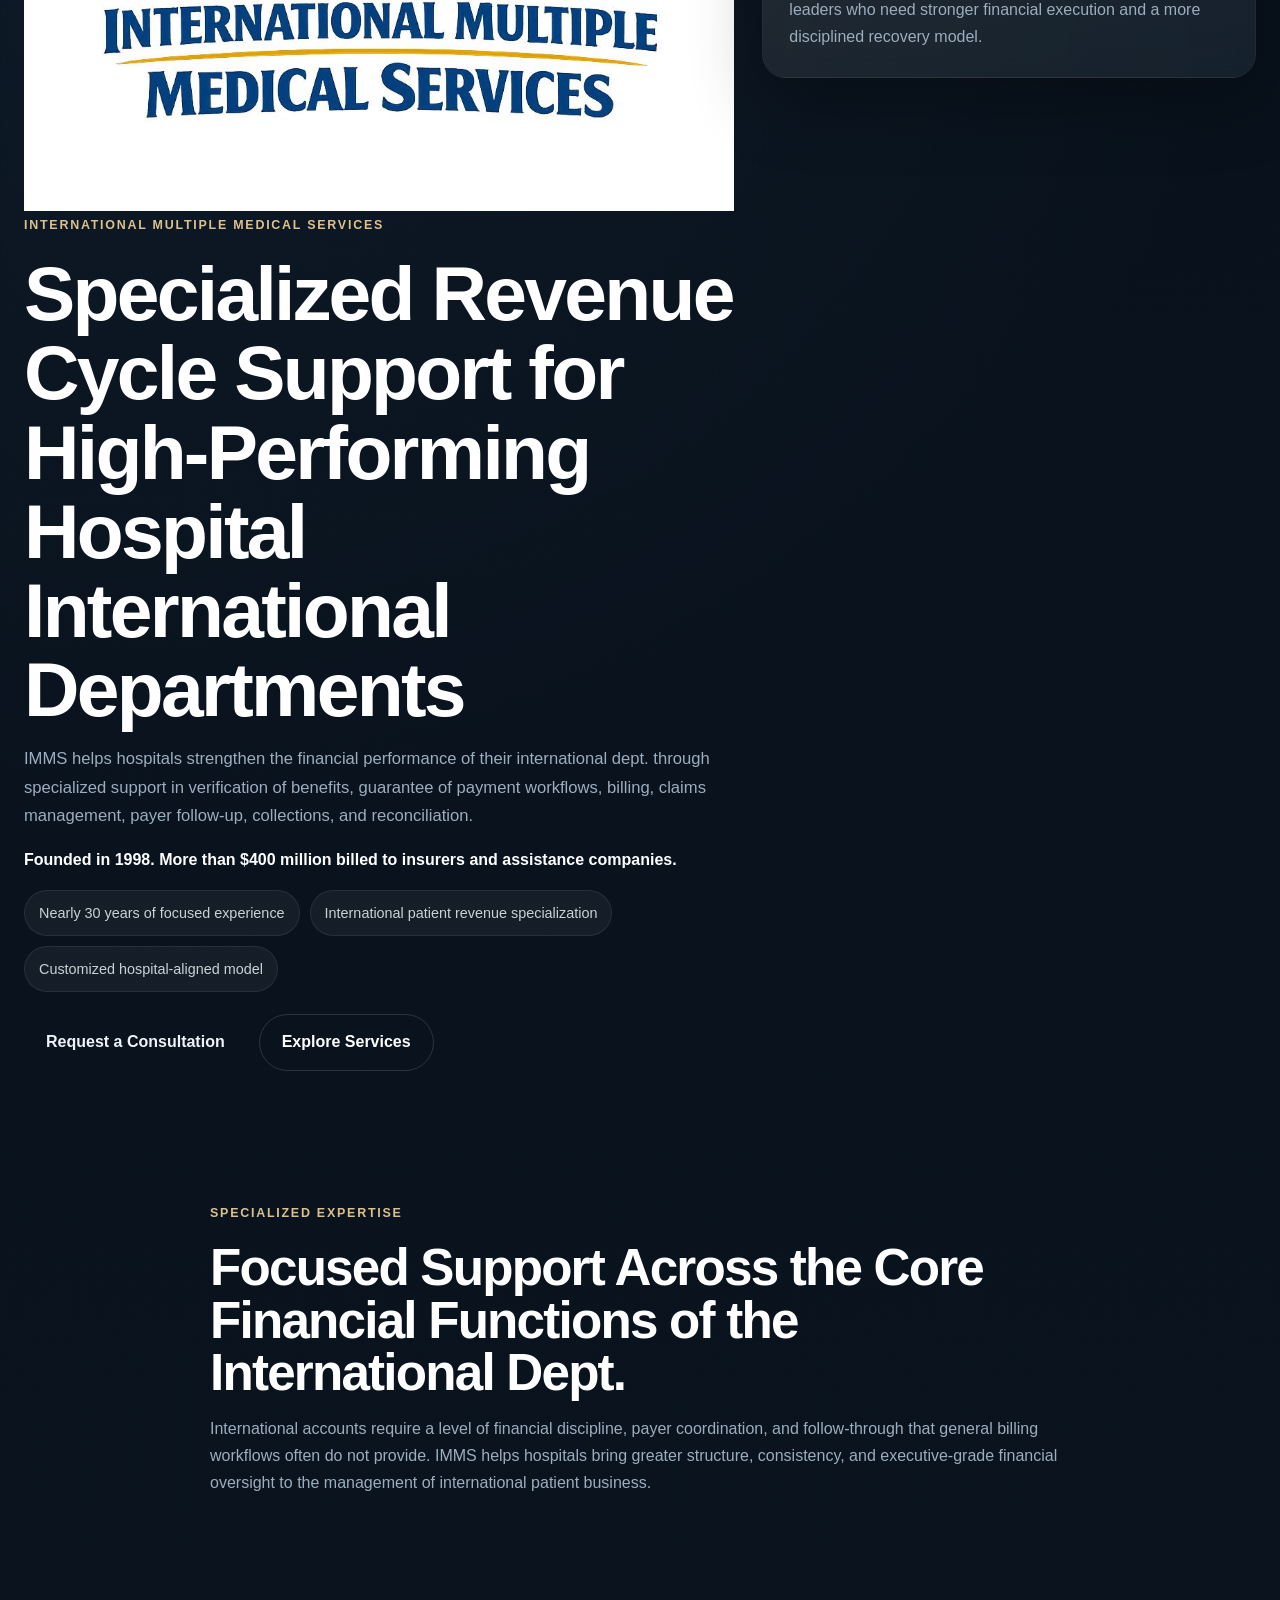
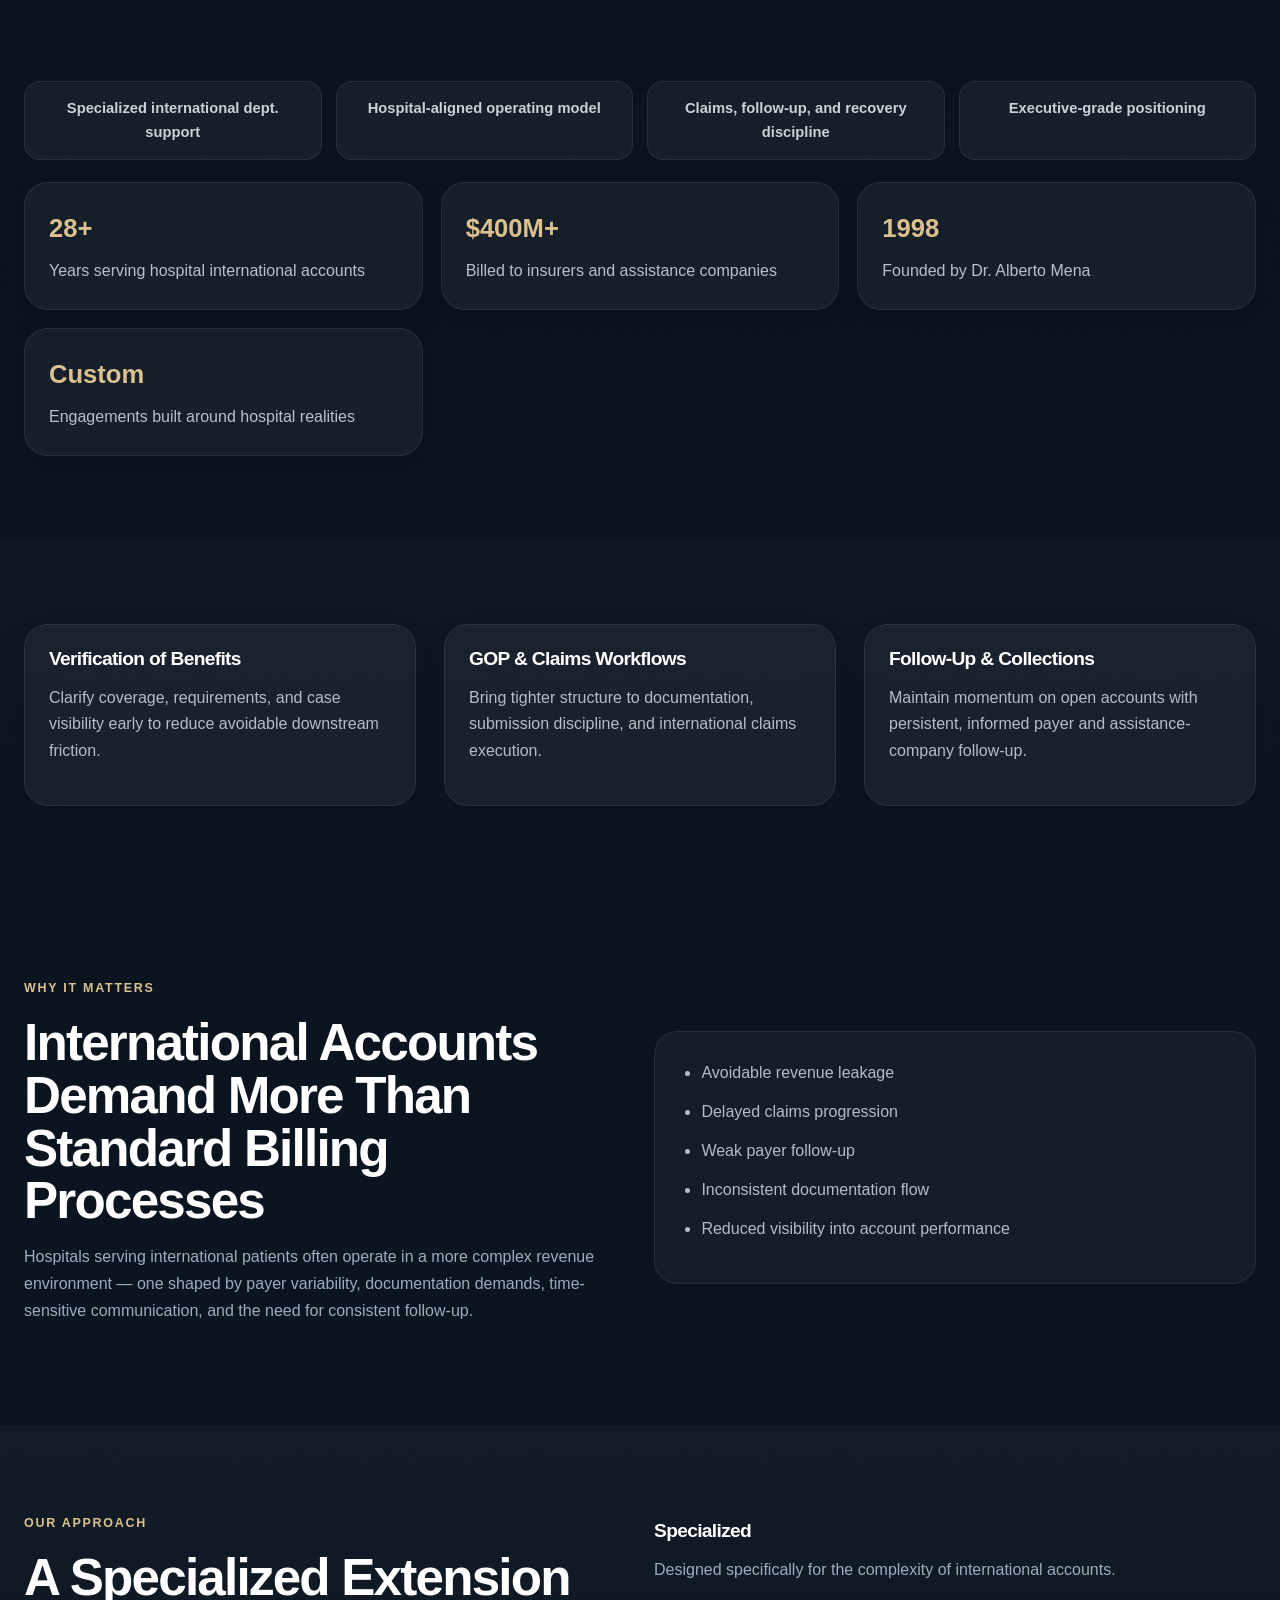
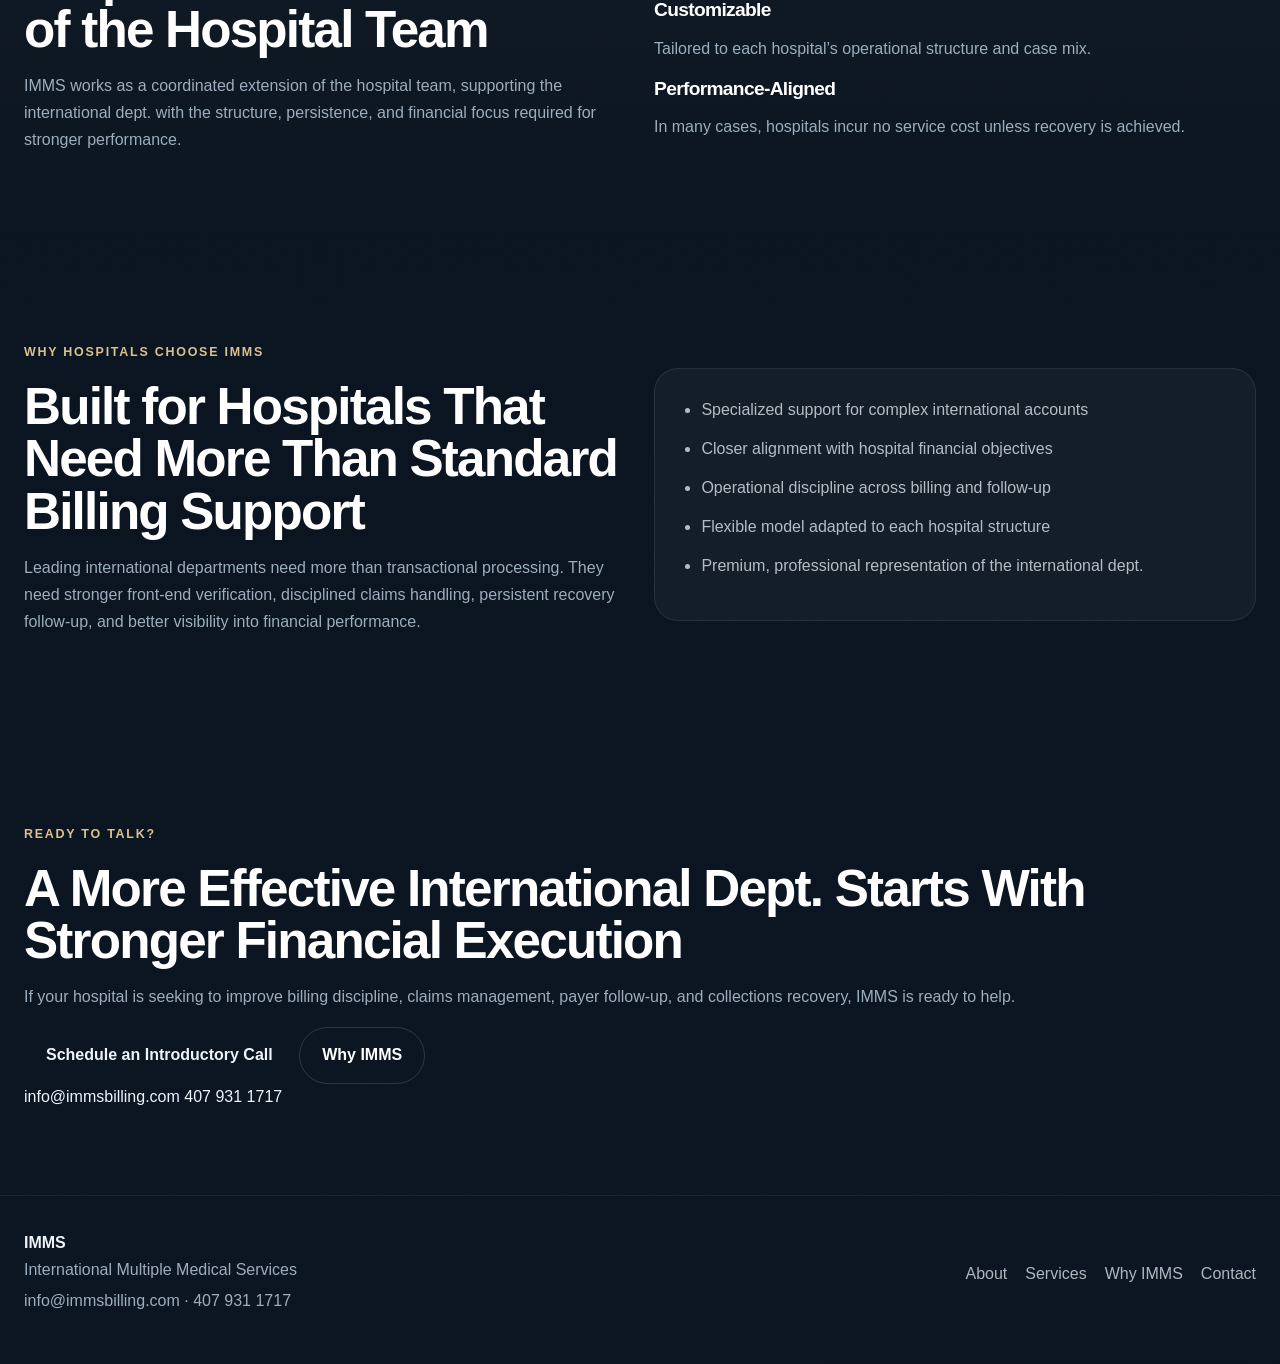
<file: index.backup.html>
<!DOCTYPE html>
<html lang="en">
  <head>
    <meta charset="UTF-8" />
    <meta name="viewport" content="width=device-width, initial-scale=1.0" />
    <title>IMMS | International Multiple Medical Services</title>
    <meta
      name="description"
      content="IMMS helps hospitals strengthen the financial performance of their international dept. through specialized support in billing, claims management, payer follow-up, and collections."
    />
    <link rel="stylesheet" href="styles.css" />
  </head>
  <body>
    <header class="site-header">
      <div class="container nav-wrap">
        <a class="brand brand-logo" href="index.html">
          <img src="assets/logo.jpg" alt="IMMS logo" class="nav-logo" />
          <span>IMMS</span>
        </a>
        <nav class="nav">
          <a href="index.html" class="active">Home</a>
          <a href="about.html">About</a>
          <a href="services.html">Services</a>
          <a href="why-imms.html">Why IMMS</a>
          <a href="contact.html" class="btn btn-sm">Contact</a>
        </nav>
      </div>
    </header>

    <main>
      <section class="hero hero-premium">
        <div class="hero-orb hero-orb-one"></div>
        <div class="hero-orb hero-orb-two"></div>
        <div class="container hero-grid">
          <div>
            <img src="assets/logo.jpg" alt="International Multiple Medical Services logo" class="hero-logo" />
            <p class="eyebrow">International Multiple Medical Services</p>
            <h1>Specialized Revenue Cycle Support for High-Performing Hospital International Departments</h1>
            <p class="lead">
              IMMS helps hospitals strengthen the financial performance of their international dept. through specialized support in verification of benefits, guarantee of payment workflows, billing, claims management, payer follow-up, collections, and reconciliation.
            </p>
            <p class="proof">Founded in 1998. More than $400 million billed to insurers and assistance companies.</p>
            <div class="proof-bar">
              <span>Nearly 30 years of focused experience</span>
              <span>International patient revenue specialization</span>
              <span>Customized hospital-aligned model</span>
            </div>
            <div class="cta-row">
              <a href="contact.html" class="btn">Request a Consultation</a>
              <a href="services.html" class="btn btn-secondary">Explore Services</a>
            </div>
          </div>
          <div class="hero-card premium-panel">
            <div class="panel-topline">Executive Overview</div>
            <div class="stat-grid">
              <div class="stat-tile">
                <span class="stat-number">28+</span>
                <span class="stat-label">Years of specialized industry experience</span>
              </div>
              <div class="stat-tile">
                <span class="stat-number">$400M+</span>
                <span class="stat-label">Billed to insurers and assistance companies</span>
              </div>
            </div>
            <div class="stat">
              <span class="stat-number">Focused</span>
              <span class="stat-label">On the operational realities of the international dept.</span>
            </div>
            <div class="executive-note">
              <strong>Structured for hospital leadership.</strong>
              <p>Built for administrators, owners, and international dept. leaders who need stronger financial execution and a more disciplined recovery model.</p>
            </div>
          </div>
        </div>
      </section>

      <section class="section">
        <div class="container narrow">
          <p class="section-label">Specialized Expertise</p>
          <h2>Focused Support Across the Core Financial Functions of the International Dept.</h2>
          <p>
            International accounts require a level of financial discipline, payer coordination, and follow-through that general billing workflows often do not provide. IMMS helps hospitals bring greater structure, consistency, and executive-grade financial oversight to the management of international patient business.
          </p>
        </div>
      </section>

      <section class="section slim-section trust-section">
        <div class="container trust-strip">
          <span>Specialized international dept. support</span>
          <span>Hospital-aligned operating model</span>
          <span>Claims, follow-up, and recovery discipline</span>
          <span>Executive-grade positioning</span>
        </div>
        <div class="container metrics-grid">
          <div class="metric-box">
            <strong>28+</strong>
            <span>Years serving hospital international accounts</span>
          </div>
          <div class="metric-box">
            <strong>$400M+</strong>
            <span>Billed to insurers and assistance companies</span>
          </div>
          <div class="metric-box">
            <strong>1998</strong>
            <span>Founded by Dr. Alberto Mena</span>
          </div>
          <div class="metric-box">
            <strong>Custom</strong>
            <span>Engagements built around hospital realities</span>
          </div>
        </div>
      </section>

      <section class="section muted">
        <div class="container cards-3">
          <article class="card">
            <h3>Verification of Benefits</h3>
            <p>Clarify coverage, requirements, and case visibility early to reduce avoidable downstream friction.</p>
          </article>
          <article class="card">
            <h3>GOP & Claims Workflows</h3>
            <p>Bring tighter structure to documentation, submission discipline, and international claims execution.</p>
          </article>
          <article class="card">
            <h3>Follow-Up & Collections</h3>
            <p>Maintain momentum on open accounts with persistent, informed payer and assistance-company follow-up.</p>
          </article>
        </div>
      </section>

      <section class="section">
        <div class="container split">
          <div>
            <p class="section-label">Why It Matters</p>
            <h2>International Accounts Demand More Than Standard Billing Processes</h2>
            <p>
              Hospitals serving international patients often operate in a more complex revenue environment — one shaped by payer variability, documentation demands, time-sensitive communication, and the need for consistent follow-up.
            </p>
          </div>
          <div class="list-card">
            <ul>
              <li>Avoidable revenue leakage</li>
              <li>Delayed claims progression</li>
              <li>Weak payer follow-up</li>
              <li>Inconsistent documentation flow</li>
              <li>Reduced visibility into account performance</li>
            </ul>
          </div>
        </div>
      </section>

      <section class="section dark">
        <div class="container split">
          <div>
            <p class="section-label light">Our Approach</p>
            <h2>A Specialized Extension of the Hospital Team</h2>
            <p>
              IMMS works as a coordinated extension of the hospital team, supporting the international dept. with the structure, persistence, and financial focus required for stronger performance.
            </p>
          </div>
          <div>
            <div class="feature-box">
              <h3>Specialized</h3>
              <p>Designed specifically for the complexity of international accounts.</p>
            </div>
            <div class="feature-box">
              <h3>Customizable</h3>
              <p>Tailored to each hospital’s operational structure and case mix.</p>
            </div>
            <div class="feature-box">
              <h3>Performance-Aligned</h3>
              <p>In many cases, hospitals incur no service cost unless recovery is achieved.</p>
            </div>
          </div>
        </div>
      </section>

      <section class="section">
        <div class="container split">
          <div>
            <p class="section-label">Why Hospitals Choose IMMS</p>
            <h2>Built for Hospitals That Need More Than Standard Billing Support</h2>
            <p>
              Leading international departments need more than transactional processing. They need stronger front-end verification, disciplined claims handling, persistent recovery follow-up, and better visibility into financial performance.
            </p>
          </div>
          <div class="list-card">
            <ul>
              <li>Specialized support for complex international accounts</li>
              <li>Closer alignment with hospital financial objectives</li>
              <li>Operational discipline across billing and follow-up</li>
              <li>Flexible model adapted to each hospital structure</li>
              <li>Premium, professional representation of the international dept.</li>
            </ul>
          </div>
        </div>
      </section>

      <section class="section cta-section final-cta">
        <div class="container cta-shell">
          <div>
            <p class="section-label">Ready to Talk?</p>
            <h2>A More Effective International Dept. Starts With Stronger Financial Execution</h2>
            <p>
              If your hospital is seeking to improve billing discipline, claims management, payer follow-up, and collections recovery, IMMS is ready to help.
            </p>
          </div>
          <div class="cta-actions">
            <a href="contact.html" class="btn">Schedule an Introductory Call</a>
            <a href="why-imms.html" class="btn btn-secondary">Why IMMS</a>
            <div class="cta-contact-note">
              <span>info@immsbilling.com</span>
              <span>407 931 1717</span>
            </div>
          </div>
        </div>
      </section>
    </main>

    <footer class="site-footer">
      <div class="container footer-wrap">
        <div>
          <strong>IMMS</strong>
          <p>International Multiple Medical Services</p>
          <p>info@immsbilling.com · 407 931 1717</p>
        </div>
        <div class="footer-links">
          <a href="about.html">About</a>
          <a href="services.html">Services</a>
          <a href="why-imms.html">Why IMMS</a>
          <a href="contact.html">Contact</a>
        </div>
      </div>
    </footer>
  </body>
</html>
</file>
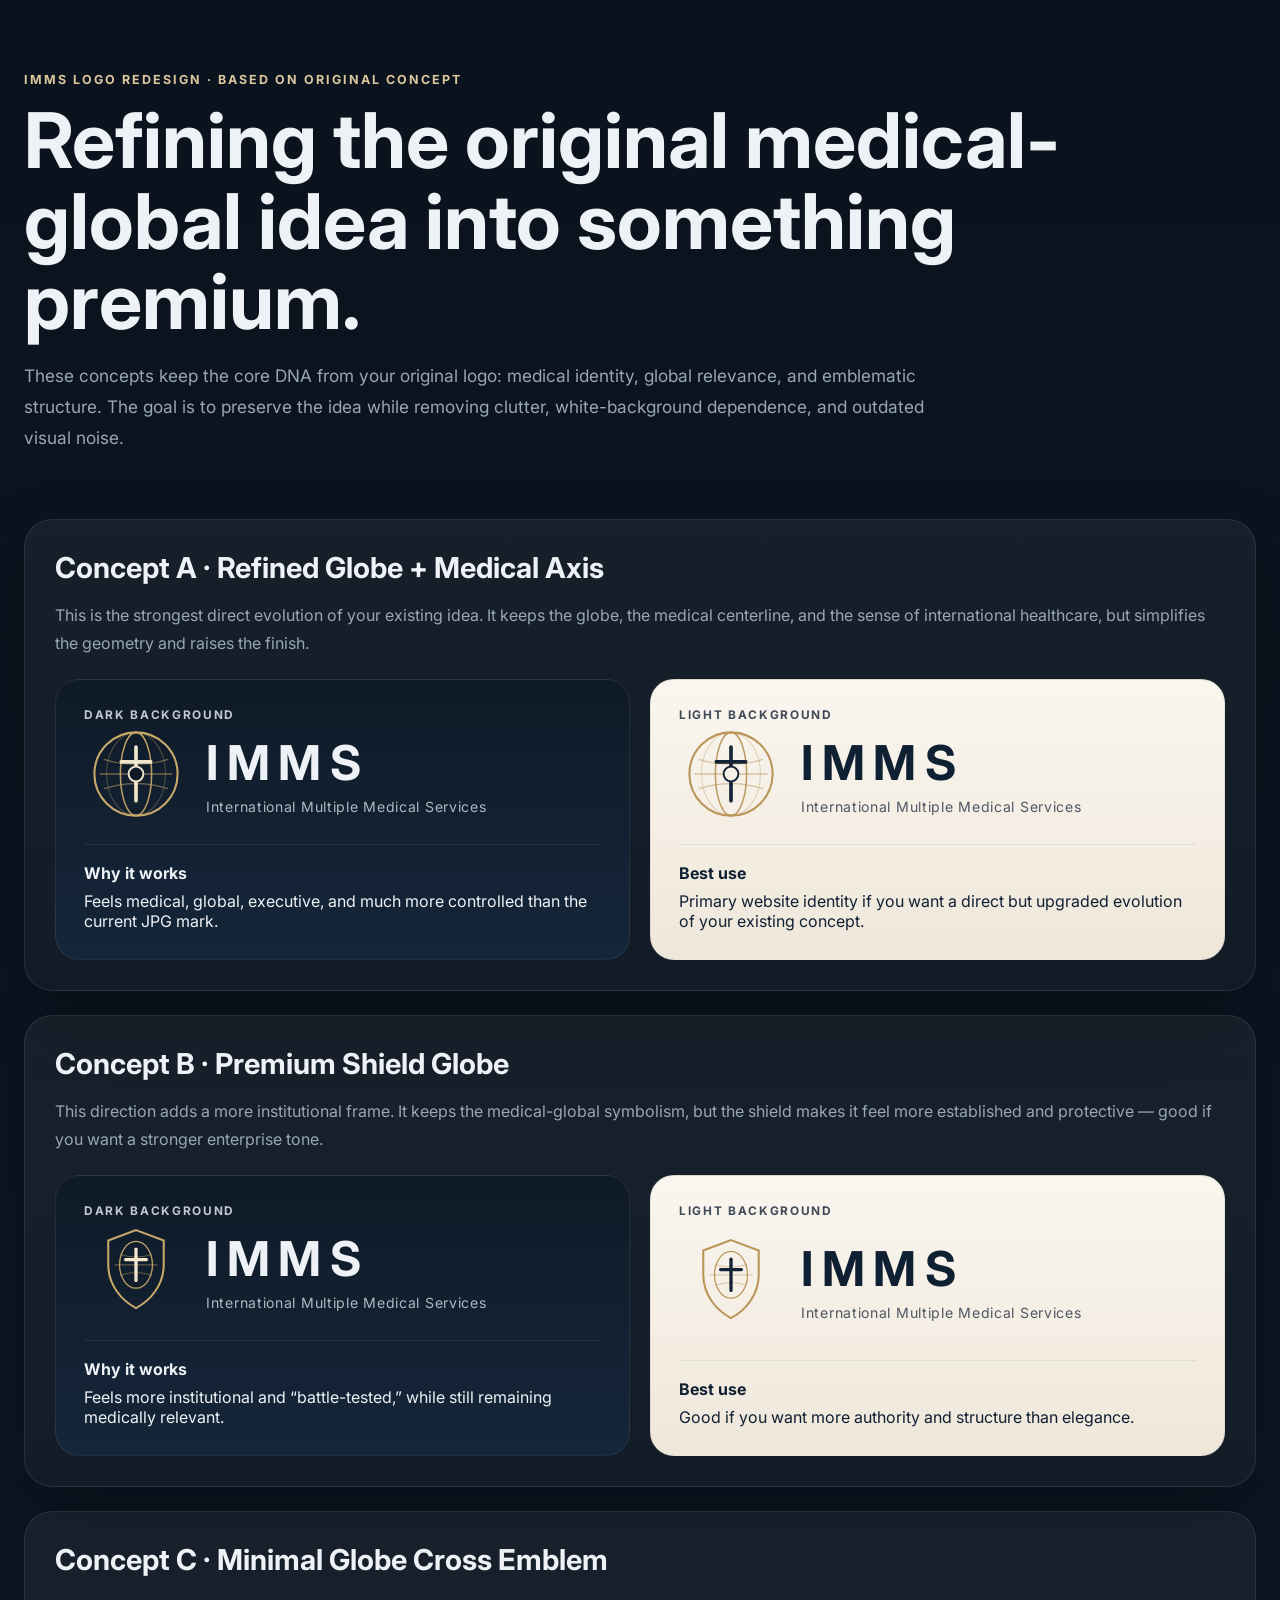
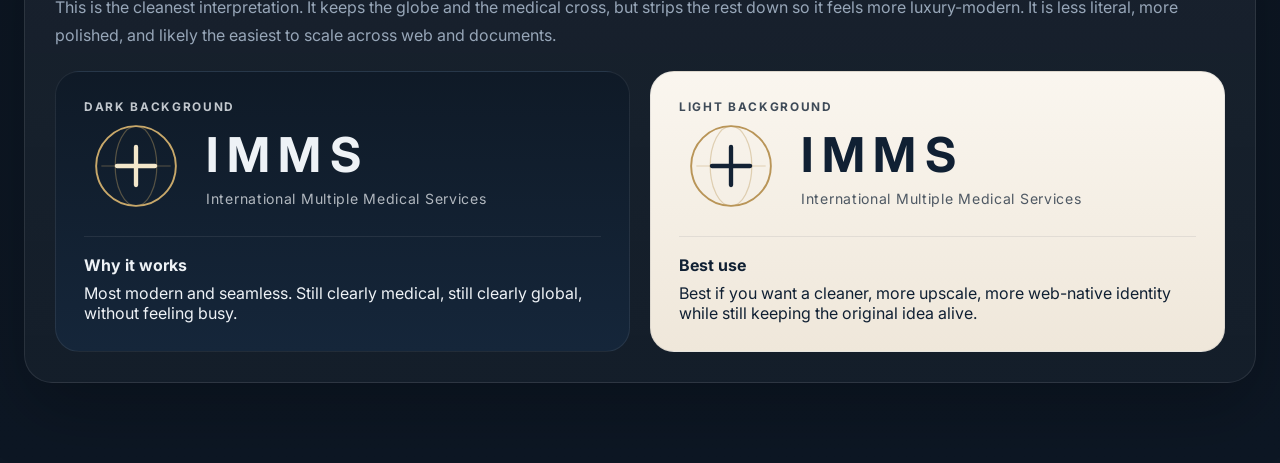
<file: logo-redesign.html>
<!DOCTYPE html>
<html lang="en">
  <head>
    <meta charset="UTF-8" />
    <meta name="viewport" content="width=device-width, initial-scale=1.0" />
    <title>IMMS Logo Redesign Concepts</title>
    <meta name="description" content="Refined logo redesign concepts based on the original IMMS medical-global emblem." />
    <link rel="preconnect" href="https://fonts.googleapis.com" />
    <link rel="preconnect" href="https://fonts.gstatic.com" crossorigin />
    <link href="https://fonts.googleapis.com/css2?family=Inter:wght@400;500;600;700;800&display=swap" rel="stylesheet" />
    <style>
      :root {
        --bg: #0b1420;
        --panel: #111d2b;
        --panel-2: #162434;
        --line: rgba(255,255,255,0.09);
        --text: #eef2f6;
        --muted: #97a6b8;
        --gold: #c8a86a;
        --gold-soft: #ddc79f;
        --deep: #102033;
        --cream: #f6f0e5;
      }
      * { box-sizing: border-box; }
      body {
        margin: 0;
        font-family: "Inter", sans-serif;
        background: linear-gradient(180deg, #0a131d 0%, #0d1724 100%);
        color: var(--text);
      }
      .container {
        width: min(1280px, calc(100% - 48px));
        margin: 0 auto;
      }
      .header {
        padding: 72px 0 28px;
      }
      .kicker {
        color: var(--gold-soft);
        text-transform: uppercase;
        letter-spacing: 0.16em;
        font-size: 0.78rem;
        font-weight: 700;
        margin-bottom: 14px;
      }
      h1 {
        font-size: clamp(2.8rem, 6vw, 5rem);
        line-height: 1.05;
        margin: 0 0 16px;
      }
      .lead {
        max-width: 900px;
        color: var(--muted);
        font-size: 1.08rem;
        line-height: 1.8;
      }
      .grid {
        display: grid;
        gap: 24px;
        padding: 20px 0 80px;
      }
      .card {
        background: linear-gradient(180deg, rgba(255,255,255,0.05), rgba(255,255,255,0.03));
        border: 1px solid var(--line);
        border-radius: 28px;
        padding: 30px;
        box-shadow: 0 26px 70px rgba(0,0,0,0.24);
      }
      .card h2 {
        margin: 0 0 8px;
        font-size: 1.8rem;
      }
      .card p {
        color: var(--muted);
        line-height: 1.75;
      }
      .logo-showcase {
        display: grid;
        grid-template-columns: repeat(2, minmax(0, 1fr));
        gap: 20px;
        margin-top: 22px;
      }
      .surface {
        border-radius: 24px;
        padding: 28px;
        min-height: 280px;
        display: flex;
        flex-direction: column;
        justify-content: space-between;
      }
      .surface-dark {
        background: linear-gradient(180deg, #0f1a27 0%, #15263a 100%);
        border: 1px solid rgba(255,255,255,0.08);
      }
      .surface-light {
        background: linear-gradient(180deg, #faf6ef 0%, #efe7da 100%);
        border: 1px solid rgba(16,32,51,0.08);
        color: var(--deep);
      }
      .surface-label {
        font-size: 0.74rem;
        letter-spacing: 0.14em;
        text-transform: uppercase;
        font-weight: 700;
        opacity: 0.8;
      }
      .brand-lock {
        display: flex;
        align-items: center;
        gap: 18px;
      }
      .brand-type {
        display: flex;
        flex-direction: column;
        gap: 6px;
      }
      .brand-type strong {
        font-size: clamp(2.1rem, 4vw, 3rem);
        letter-spacing: 0.18em;
      }
      .brand-type span {
        font-size: 0.88rem;
        letter-spacing: 0.05em;
        opacity: 0.72;
      }
      .svg-badge {
        width: 104px;
        height: 104px;
        flex: 0 0 auto;
      }
      .notes {
        margin-top: 18px;
        padding-top: 18px;
        border-top: 1px solid rgba(255,255,255,0.08);
      }
      .surface-light .notes {
        border-top-color: rgba(16,32,51,0.08);
      }
      .notes strong {
        display: block;
        margin-bottom: 8px;
      }
      @media (max-width: 900px) {
        .logo-showcase { grid-template-columns: 1fr; }
        .brand-lock { align-items: flex-start; flex-direction: column; }
      }
    </style>
  </head>
  <body>
    <main>
      <section class="header">
        <div class="container">
          <div class="kicker">IMMS Logo Redesign · Based on Original Concept</div>
          <h1>Refining the original medical-global idea into something premium.</h1>
          <p class="lead">
            These concepts keep the core DNA from your original logo: medical identity, global relevance, and emblematic structure. The goal is to preserve the idea while removing clutter, white-background dependence, and outdated visual noise.
          </p>
        </div>
      </section>

      <section>
        <div class="container grid">
          <article class="card">
            <h2>Concept A · Refined Globe + Medical Axis</h2>
            <p>
              This is the strongest direct evolution of your existing idea. It keeps the globe, the medical centerline, and the sense of international healthcare, but simplifies the geometry and raises the finish.
            </p>
            <div class="logo-showcase">
              <div class="surface surface-dark">
                <div class="surface-label">Dark Background</div>
                <div class="brand-lock">
                  <svg class="svg-badge" viewBox="0 0 120 120" fill="none" xmlns="http://www.w3.org/2000/svg">
                    <circle cx="60" cy="60" r="48" stroke="#C8A86A" stroke-width="2.4"/>
                    <ellipse cx="60" cy="60" rx="18" ry="48" stroke="#C8A86A" stroke-width="1.8" opacity="0.92"/>
                    <ellipse cx="60" cy="60" rx="34" ry="48" stroke="#C8A86A" stroke-width="1.2" opacity="0.34"/>
                    <path d="M18 60H102" stroke="#C8A86A" stroke-width="1.6" opacity="0.52"/>
                    <path d="M23 43C35 47 47 49 60 49C73 49 85 47 97 43" stroke="#C8A86A" stroke-width="1.5" opacity="0.52"/>
                    <path d="M23 77C35 73 47 71 60 71C73 71 85 73 97 77" stroke="#C8A86A" stroke-width="1.5" opacity="0.52"/>
                    <path d="M60 29V91" stroke="#F3E7CB" stroke-width="4.2" stroke-linecap="round"/>
                    <path d="M43 46H77" stroke="#F3E7CB" stroke-width="4.2" stroke-linecap="round"/>
                    <circle cx="60" cy="60" r="8.5" fill="#0F1A27" stroke="#F3E7CB" stroke-width="2.2"/>
                  </svg>
                  <div class="brand-type">
                    <strong>IMMS</strong>
                    <span>International Multiple Medical Services</span>
                  </div>
                </div>
                <div class="notes">
                  <strong>Why it works</strong>
                  <span>Feels medical, global, executive, and much more controlled than the current JPG mark.</span>
                </div>
              </div>

              <div class="surface surface-light">
                <div class="surface-label">Light Background</div>
                <div class="brand-lock">
                  <svg class="svg-badge" viewBox="0 0 120 120" fill="none" xmlns="http://www.w3.org/2000/svg">
                    <circle cx="60" cy="60" r="48" stroke="#B99558" stroke-width="2.4"/>
                    <ellipse cx="60" cy="60" rx="18" ry="48" stroke="#B99558" stroke-width="1.8" opacity="0.92"/>
                    <ellipse cx="60" cy="60" rx="34" ry="48" stroke="#B99558" stroke-width="1.2" opacity="0.34"/>
                    <path d="M18 60H102" stroke="#B99558" stroke-width="1.6" opacity="0.52"/>
                    <path d="M23 43C35 47 47 49 60 49C73 49 85 47 97 43" stroke="#B99558" stroke-width="1.5" opacity="0.52"/>
                    <path d="M23 77C35 73 47 71 60 71C73 71 85 73 97 77" stroke="#B99558" stroke-width="1.5" opacity="0.52"/>
                    <path d="M60 29V91" stroke="#132234" stroke-width="4.2" stroke-linecap="round"/>
                    <path d="M43 46H77" stroke="#132234" stroke-width="4.2" stroke-linecap="round"/>
                    <circle cx="60" cy="60" r="8.5" fill="#F7F1E5" stroke="#132234" stroke-width="2.2"/>
                  </svg>
                  <div class="brand-type">
                    <strong>IMMS</strong>
                    <span>International Multiple Medical Services</span>
                  </div>
                </div>
                <div class="notes">
                  <strong>Best use</strong>
                  <span>Primary website identity if you want a direct but upgraded evolution of your existing concept.</span>
                </div>
              </div>
            </div>
          </article>

          <article class="card">
            <h2>Concept B · Premium Shield Globe</h2>
            <p>
              This direction adds a more institutional frame. It keeps the medical-global symbolism, but the shield makes it feel more established and protective — good if you want a stronger enterprise tone.
            </p>
            <div class="logo-showcase">
              <div class="surface surface-dark">
                <div class="surface-label">Dark Background</div>
                <div class="brand-lock">
                  <svg class="svg-badge" viewBox="0 0 120 120" fill="none" xmlns="http://www.w3.org/2000/svg">
                    <path d="M60 14L92 26V54C92 77 77 95 60 104C43 95 28 77 28 54V26L60 14Z" stroke="#C8A86A" stroke-width="2.4"/>
                    <ellipse cx="60" cy="54" rx="19" ry="27" stroke="#C8A86A" stroke-width="1.5" opacity="0.95"/>
                    <path d="M35 54H85" stroke="#C8A86A" stroke-width="1.4" opacity="0.44"/>
                    <path d="M42 42C48 44 54 45 60 45C66 45 72 44 78 42" stroke="#C8A86A" stroke-width="1.2" opacity="0.44"/>
                    <path d="M42 66C48 64 54 63 60 63C66 63 72 64 78 66" stroke="#C8A86A" stroke-width="1.2" opacity="0.44"/>
                    <path d="M60 36V72" stroke="#F3E7CB" stroke-width="3.8" stroke-linecap="round"/>
                    <path d="M48 48H72" stroke="#F3E7CB" stroke-width="3.8" stroke-linecap="round"/>
                  </svg>
                  <div class="brand-type">
                    <strong>IMMS</strong>
                    <span>International Multiple Medical Services</span>
                  </div>
                </div>
                <div class="notes">
                  <strong>Why it works</strong>
                  <span>Feels more institutional and “battle-tested,” while still remaining medically relevant.</span>
                </div>
              </div>

              <div class="surface surface-light">
                <div class="surface-label">Light Background</div>
                <div class="brand-lock">
                  <svg class="svg-badge" viewBox="0 0 120 120" fill="none" xmlns="http://www.w3.org/2000/svg">
                    <path d="M60 14L92 26V54C92 77 77 95 60 104C43 95 28 77 28 54V26L60 14Z" stroke="#B99558" stroke-width="2.4"/>
                    <ellipse cx="60" cy="54" rx="19" ry="27" stroke="#B99558" stroke-width="1.5" opacity="0.95"/>
                    <path d="M35 54H85" stroke="#B99558" stroke-width="1.4" opacity="0.44"/>
                    <path d="M42 42C48 44 54 45 60 45C66 45 72 44 78 42" stroke="#B99558" stroke-width="1.2" opacity="0.44"/>
                    <path d="M42 66C48 64 54 63 60 63C66 63 72 64 78 66" stroke="#B99558" stroke-width="1.2" opacity="0.44"/>
                    <path d="M60 36V72" stroke="#132234" stroke-width="3.8" stroke-linecap="round"/>
                    <path d="M48 48H72" stroke="#132234" stroke-width="3.8" stroke-linecap="round"/>
                  </svg>
                  <div class="brand-type">
                    <strong>IMMS</strong>
                    <span>International Multiple Medical Services</span>
                  </div>
                </div>
                <div class="notes">
                  <strong>Best use</strong>
                  <span>Good if you want more authority and structure than elegance.</span>
                </div>
              </div>
            </div>
          </article>

          <article class="card">
            <h2>Concept C · Minimal Globe Cross Emblem</h2>
            <p>
              This is the cleanest interpretation. It keeps the globe and the medical cross, but strips the rest down so it feels more luxury-modern. It is less literal, more polished, and likely the easiest to scale across web and documents.
            </p>
            <div class="logo-showcase">
              <div class="surface surface-dark">
                <div class="surface-label">Dark Background</div>
                <div class="brand-lock">
                  <svg class="svg-badge" viewBox="0 0 120 120" fill="none" xmlns="http://www.w3.org/2000/svg">
                    <circle cx="60" cy="60" r="46" stroke="#C8A86A" stroke-width="2.2"/>
                    <ellipse cx="60" cy="60" rx="24" ry="46" stroke="#C8A86A" stroke-width="1.4" opacity="0.38"/>
                    <path d="M20 60H100" stroke="#C8A86A" stroke-width="1.4" opacity="0.38"/>
                    <path d="M60 38V82" stroke="#F3E7CB" stroke-width="5" stroke-linecap="round"/>
                    <path d="M38 60H82" stroke="#F3E7CB" stroke-width="5" stroke-linecap="round"/>
                  </svg>
                  <div class="brand-type">
                    <strong>IMMS</strong>
                    <span>International Multiple Medical Services</span>
                  </div>
                </div>
                <div class="notes">
                  <strong>Why it works</strong>
                  <span>Most modern and seamless. Still clearly medical, still clearly global, without feeling busy.</span>
                </div>
              </div>

              <div class="surface surface-light">
                <div class="surface-label">Light Background</div>
                <div class="brand-lock">
                  <svg class="svg-badge" viewBox="0 0 120 120" fill="none" xmlns="http://www.w3.org/2000/svg">
                    <circle cx="60" cy="60" r="46" stroke="#B99558" stroke-width="2.2"/>
                    <ellipse cx="60" cy="60" rx="24" ry="46" stroke="#B99558" stroke-width="1.4" opacity="0.38"/>
                    <path d="M20 60H100" stroke="#B99558" stroke-width="1.4" opacity="0.38"/>
                    <path d="M60 38V82" stroke="#132234" stroke-width="5" stroke-linecap="round"/>
                    <path d="M38 60H82" stroke="#132234" stroke-width="5" stroke-linecap="round"/>
                  </svg>
                  <div class="brand-type">
                    <strong>IMMS</strong>
                    <span>International Multiple Medical Services</span>
                  </div>
                </div>
                <div class="notes">
                  <strong>Best use</strong>
                  <span>Best if you want a cleaner, more upscale, more web-native identity while still keeping the original idea alive.</span>
                </div>
              </div>
            </div>
          </article>
        </div>
      </section>
    </main>
  </body>
</html>
</file>
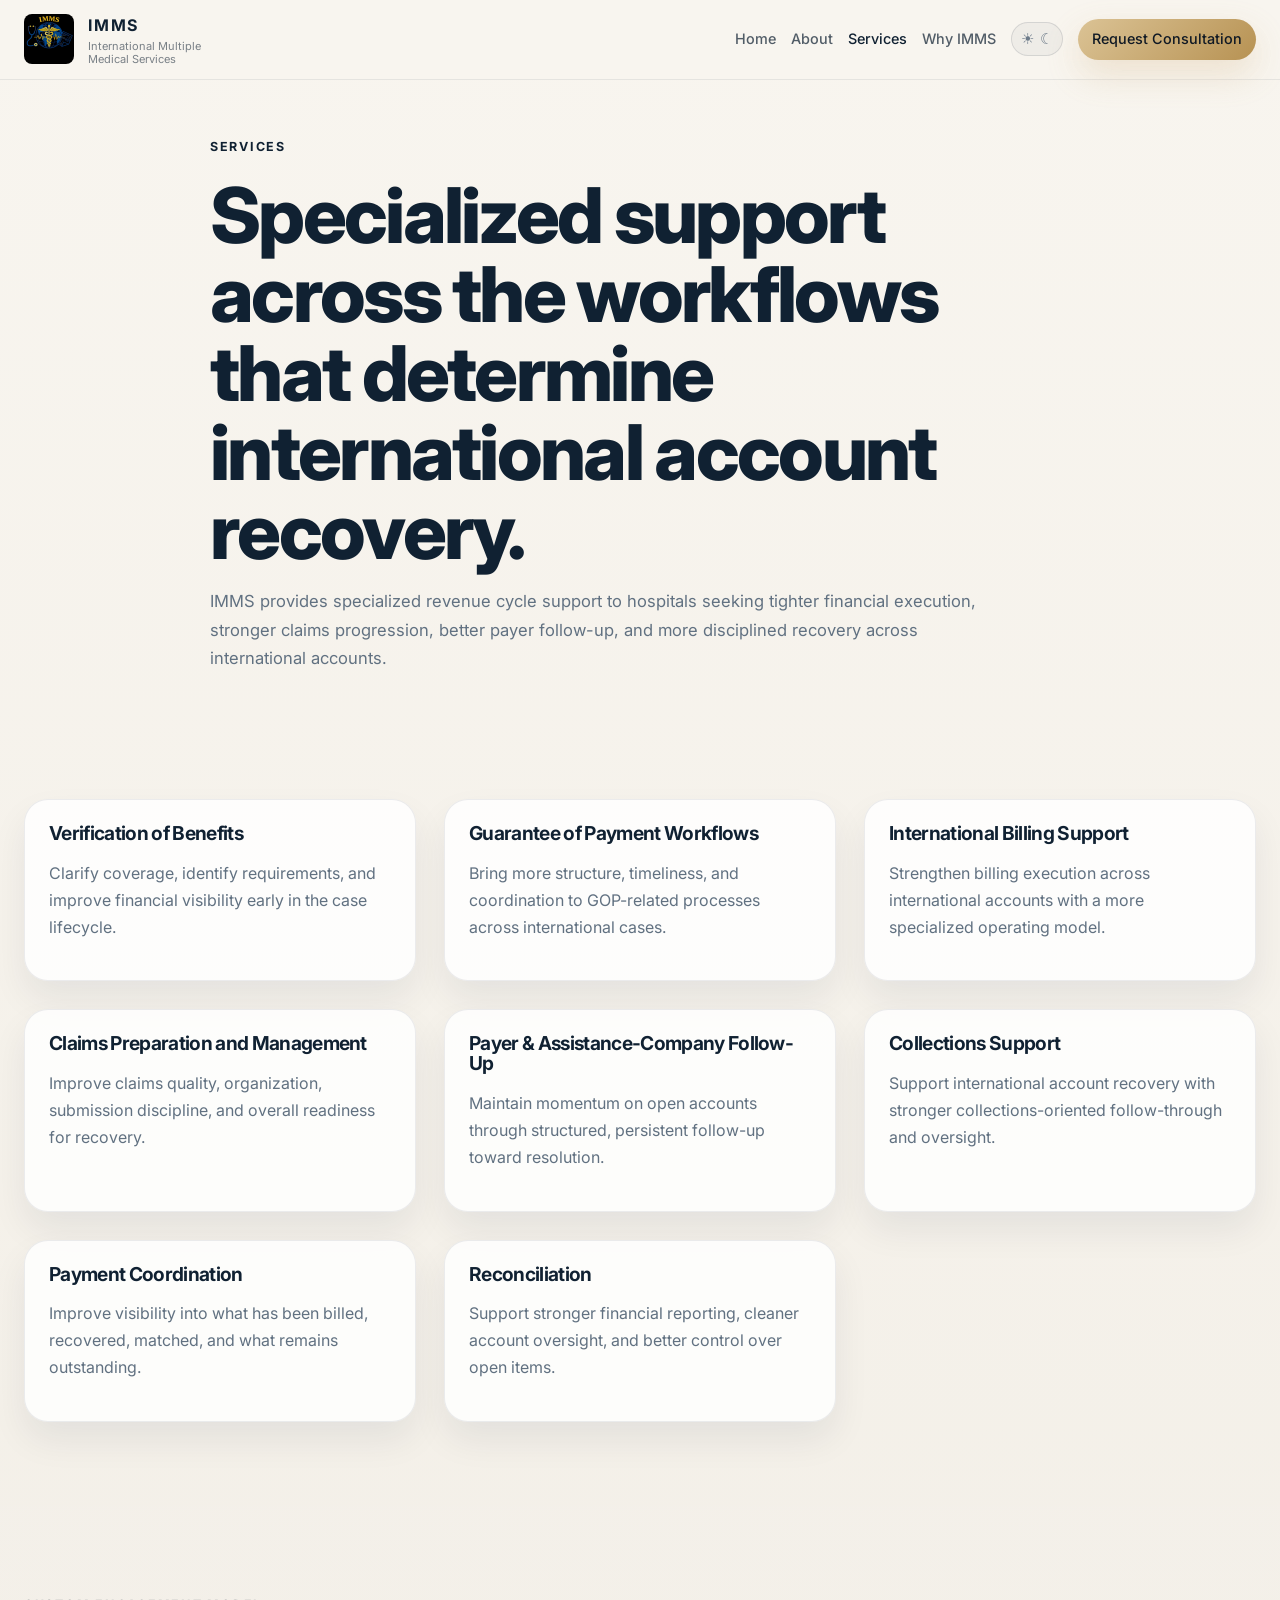
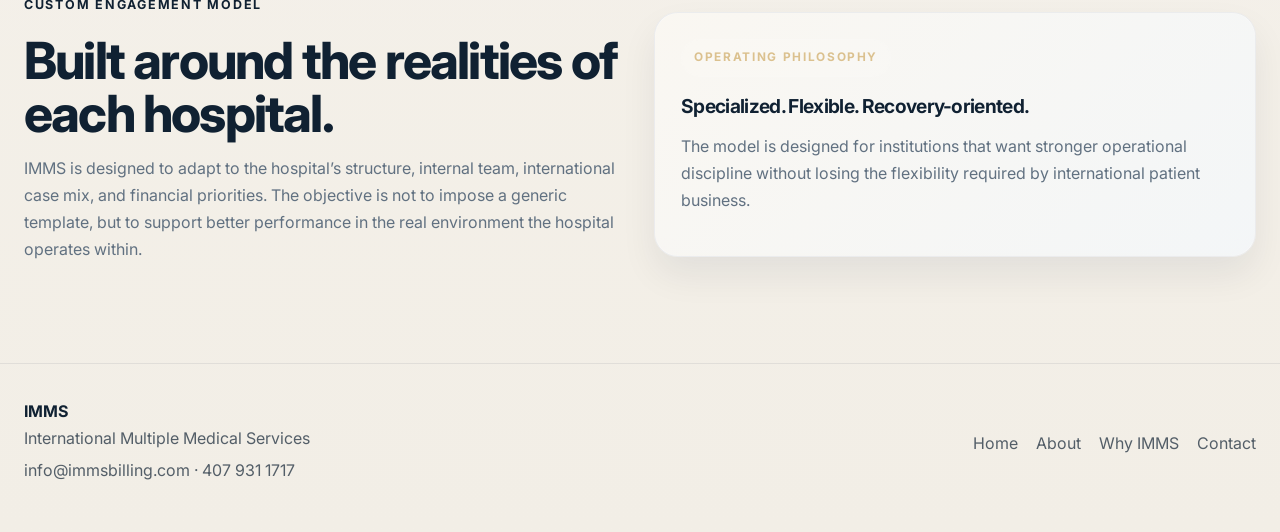
<file: services.html>
<!DOCTYPE html>
<html lang="en">
  <head>
    <meta charset="UTF-8" />
    <meta name="viewport" content="width=device-width, initial-scale=1.0" />
    <title>IMMS Services</title>
    <meta name="description" content="Explore IMMS services for hospital international departments, including verification of benefits, GOP workflows, billing support, claims management, follow-up, collections, and reconciliation." />
    <link rel="preconnect" href="https://fonts.googleapis.com" />
    <link rel="preconnect" href="https://fonts.gstatic.com" crossorigin />
    <link href="https://fonts.googleapis.com/css2?family=Inter:wght@400;500;600;700;800&display=swap" rel="stylesheet" />
    <link rel="stylesheet" href="styles.css" />
  </head>
  <body class="light-surface">
    <header class="site-header">
      <div class="container nav-wrap">
        <a class="brand brand-logo" href="index.html">
          <span class="brand-lockup">
            <span class="brand-mark brand-mark-wide">
              <img src="assets/imms-logo-user.jpg" alt="IMMS logo" class="nav-logo nav-logo-image" />
            </span>
            <span class="brand-copy brand-copy-header">
              <strong>IMMS</strong>
              <small>International Multiple Medical Services</small>
            </span>
          </span>
        </a>
        <nav class="nav">
          <a href="index.html">Home</a>
          <a href="about.html">About</a>
          <a href="services.html" class="active">Services</a>
          <a href="why-imms.html">Why IMMS</a>
          <button class="theme-toggle" type="button" aria-label="Toggle theme" title="Toggle theme">
            <span class="theme-icon sun">☀</span>
            <span class="theme-icon moon">☾</span>
          </button>
          <a href="contact.html" class="btn btn-sm">Request Consultation</a>
        </nav>
      </div>
    </header>

    <main>
      <section class="page-hero">
        <div class="container narrow">
          <p class="eyebrow">Services</p>
          <h1>Specialized support across the workflows that determine international account recovery.</h1>
          <p class="lead">
            IMMS provides specialized revenue cycle support to hospitals seeking tighter financial execution, stronger claims progression, better payer follow-up, and more disciplined recovery across international accounts.
          </p>
        </div>
      </section>

      <section class="section">
        <div class="container service-grid">
          <article class="service-card">
            <h3>Verification of Benefits</h3>
            <p>Clarify coverage, identify requirements, and improve financial visibility early in the case lifecycle.</p>
          </article>
          <article class="service-card">
            <h3>Guarantee of Payment Workflows</h3>
            <p>Bring more structure, timeliness, and coordination to GOP-related processes across international cases.</p>
          </article>
          <article class="service-card">
            <h3>International Billing Support</h3>
            <p>Strengthen billing execution across international accounts with a more specialized operating model.</p>
          </article>
          <article class="service-card">
            <h3>Claims Preparation and Management</h3>
            <p>Improve claims quality, organization, submission discipline, and overall readiness for recovery.</p>
          </article>
          <article class="service-card">
            <h3>Payer & Assistance-Company Follow-Up</h3>
            <p>Maintain momentum on open accounts through structured, persistent follow-up toward resolution.</p>
          </article>
          <article class="service-card">
            <h3>Collections Support</h3>
            <p>Support international account recovery with stronger collections-oriented follow-through and oversight.</p>
          </article>
          <article class="service-card">
            <h3>Payment Coordination</h3>
            <p>Improve visibility into what has been billed, recovered, matched, and what remains outstanding.</p>
          </article>
          <article class="service-card">
            <h3>Reconciliation</h3>
            <p>Support stronger financial reporting, cleaner account oversight, and better control over open items.</p>
          </article>
        </div>
      </section>

      <section class="section dark">
        <div class="container split">
          <div>
            <p class="section-label light">Custom Engagement Model</p>
            <h2>Built around the realities of each hospital.</h2>
            <p>
              IMMS is designed to adapt to the hospital’s structure, internal team, international case mix, and financial priorities. The objective is not to impose a generic template, but to support better performance in the real environment the hospital operates within.
            </p>
          </div>
          <div class="hero-card">
            <div class="panel-topline">Operating Philosophy</div>
            <h3>Specialized. Flexible. Recovery-oriented.</h3>
            <p>
              The model is designed for institutions that want stronger operational discipline without losing the flexibility required by international patient business.
            </p>
          </div>
        </div>
      </section>
    </main>

    <footer class="site-footer">
      <div class="container footer-wrap">
        <div>
          <strong>IMMS</strong>
          <p>International Multiple Medical Services</p>
          <p>info@immsbilling.com · 407 931 1717</p>
        </div>
        <div class="footer-links">
          <a href="index.html">Home</a>
          <a href="about.html">About</a>
          <a href="why-imms.html">Why IMMS</a>
          <a href="contact.html">Contact</a>
        </div>
      </div>
    </footer>
      <script>
      (function () {
        const stored = localStorage.getItem("imms-theme");
        const preferred = window.matchMedia && window.matchMedia("(prefers-color-scheme: light)").matches ? "light" : "dark";
        const theme = stored || preferred;
        document.body.classList.toggle("light-surface", theme === "light");
      })();

      document.addEventListener("DOMContentLoaded", function () {
        const toggle = document.querySelector(".theme-toggle");
        if (!toggle) return;
        toggle.addEventListener("click", function () {
          const isLight = document.body.classList.toggle("light-surface");
          localStorage.setItem("imms-theme", isLight ? "light" : "dark");
        });
      });
    </script>
</body>
</html>
</file>
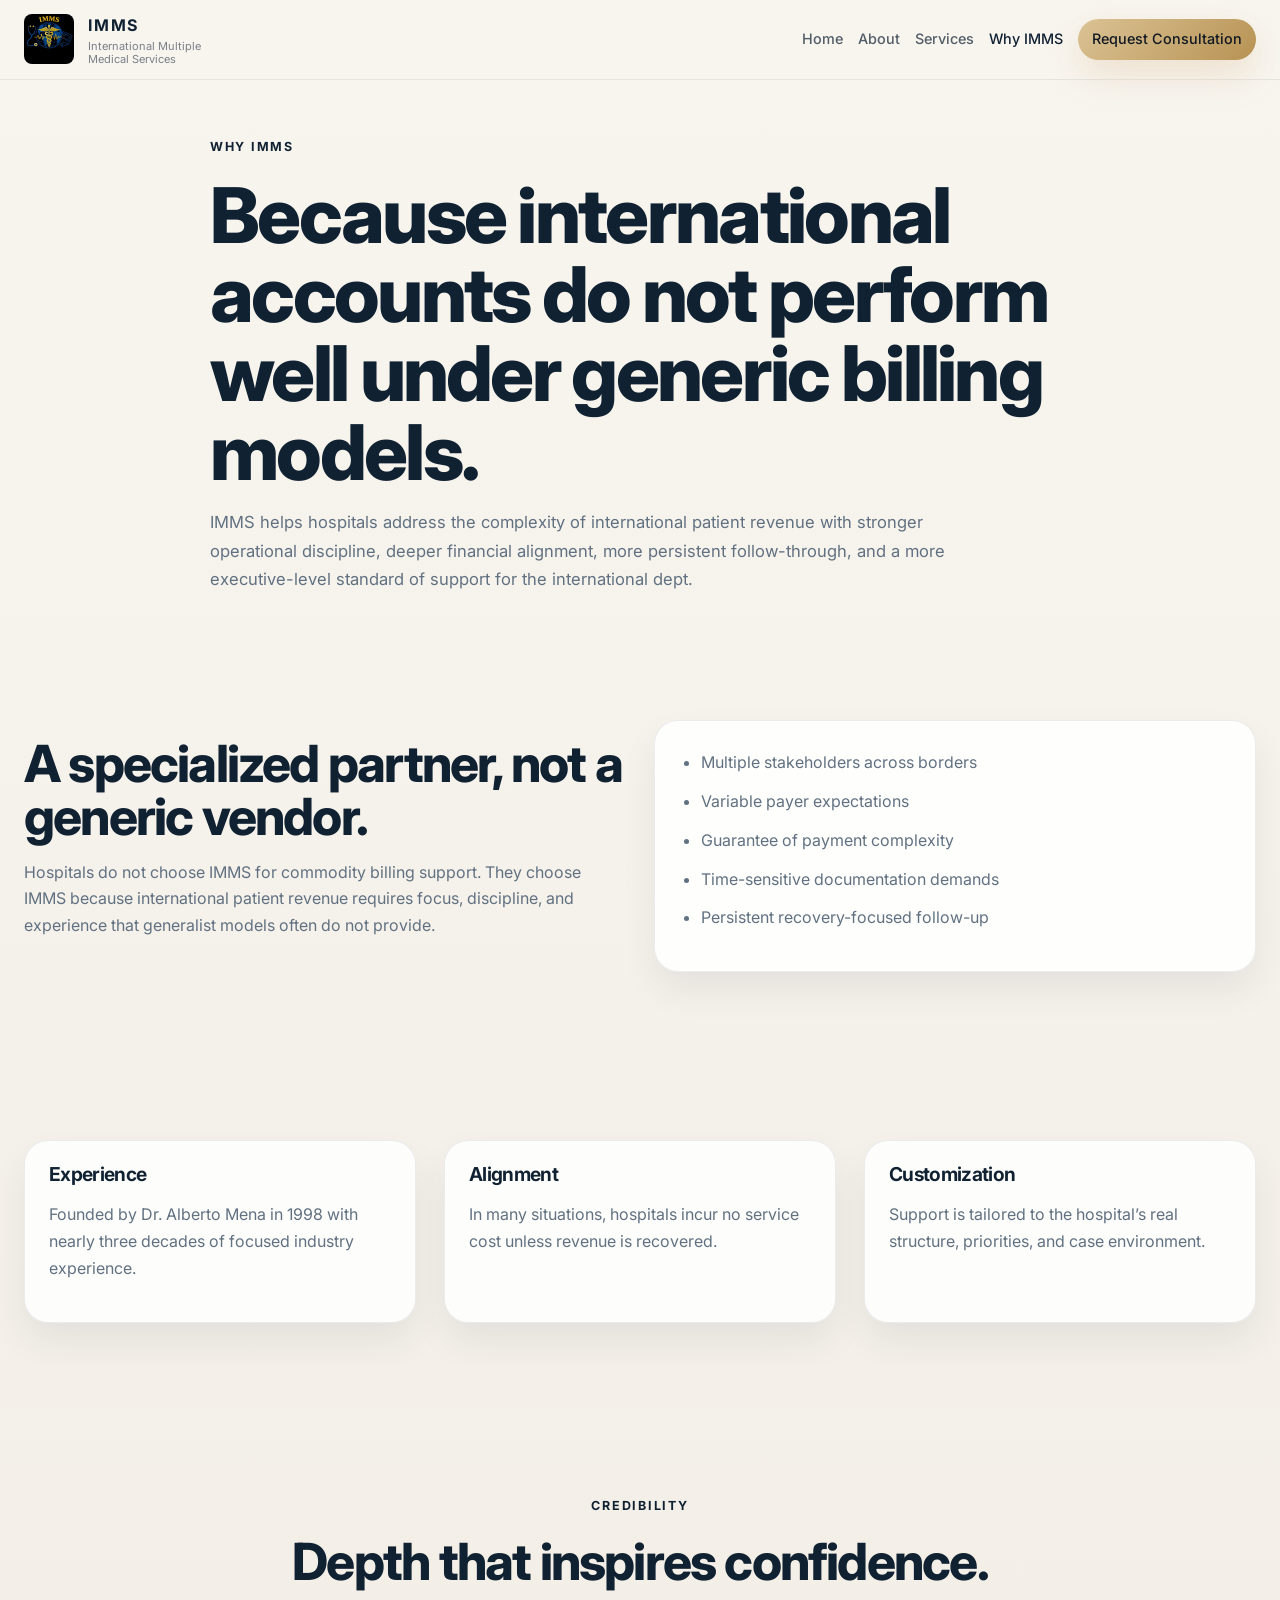
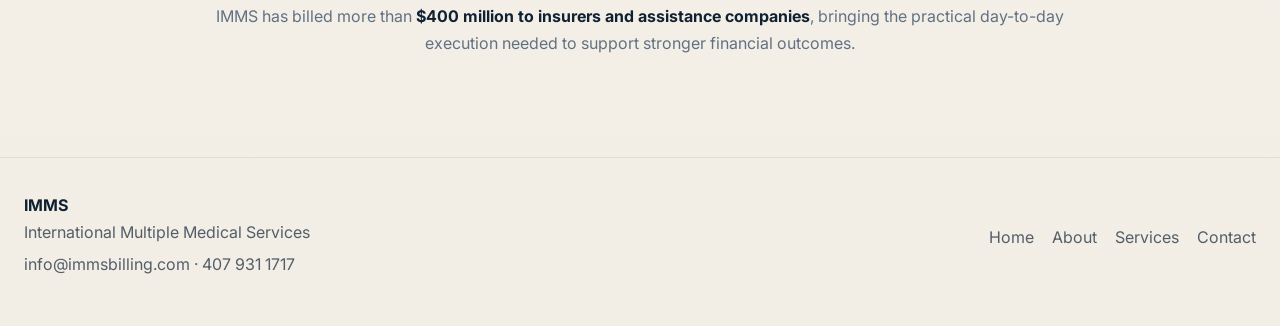
<file: why-imms.html>
<!DOCTYPE html>
<html lang="en">
  <head>
    <meta charset="UTF-8" />
    <meta name="viewport" content="width=device-width, initial-scale=1.0" />
    <title>Why IMMS</title>
    <meta name="description" content="Why hospitals choose IMMS: specialized international expertise, deep operational experience, performance alignment, and a customizable support model." />
    <link rel="preconnect" href="https://fonts.googleapis.com" />
    <link rel="preconnect" href="https://fonts.gstatic.com" crossorigin />
    <link href="https://fonts.googleapis.com/css2?family=Inter:wght@400;500;600;700;800&display=swap" rel="stylesheet" />
    <link rel="stylesheet" href="styles.css" />
  </head>
  <body class="light-surface">
    <header class="site-header">
      <div class="container nav-wrap">
        <a class="brand brand-logo" href="index.html">
          <span class="brand-lockup">
            <span class="brand-mark brand-mark-wide">
              <img src="assets/imms-logo-user.jpg" alt="IMMS logo" class="nav-logo nav-logo-image" />
            </span>
            <span class="brand-copy brand-copy-header">
              <strong>IMMS</strong>
              <small>International Multiple Medical Services</small>
            </span>
          </span>
        </a>
        <nav class="nav">
          <a href="index.html">Home</a>
          <a href="about.html">About</a>
          <a href="services.html">Services</a>
          <a href="why-imms.html" class="active">Why IMMS</a>
          <a href="contact.html" class="btn btn-sm">Request Consultation</a>
        </nav>
      </div>
    </header>

    <main>
      <section class="page-hero">
        <div class="container narrow">
          <p class="eyebrow">Why IMMS</p>
          <h1>Because international accounts do not perform well under generic billing models.</h1>
          <p class="lead">
            IMMS helps hospitals address the complexity of international patient revenue with stronger operational discipline, deeper financial alignment, more persistent follow-through, and a more executive-level standard of support for the international dept.
          </p>
        </div>
      </section>

      <section class="section">
        <div class="container split">
          <div>
            <h2>A specialized partner, not a generic vendor.</h2>
            <p>
              Hospitals do not choose IMMS for commodity billing support. They choose IMMS because international patient revenue requires focus, discipline, and experience that generalist models often do not provide.
            </p>
          </div>
          <div class="list-card">
            <ul>
              <li>Multiple stakeholders across borders</li>
              <li>Variable payer expectations</li>
              <li>Guarantee of payment complexity</li>
              <li>Time-sensitive documentation demands</li>
              <li>Persistent recovery-focused follow-up</li>
            </ul>
          </div>
        </div>
      </section>

      <section class="section muted">
        <div class="container cards-3">
          <article class="card">
            <h3>Experience</h3>
            <p>Founded by Dr. Alberto Mena in 1998 with nearly three decades of focused industry experience.</p>
          </article>
          <article class="card">
            <h3>Alignment</h3>
            <p>In many situations, hospitals incur no service cost unless revenue is recovered.</p>
          </article>
          <article class="card">
            <h3>Customization</h3>
            <p>Support is tailored to the hospital’s real structure, priorities, and case environment.</p>
          </article>
        </div>
      </section>

      <section class="section dark">
        <div class="container narrow center">
          <p class="section-label light">Credibility</p>
          <h2>Depth that inspires confidence.</h2>
          <p>
            IMMS has billed more than <strong>$400 million to insurers and assistance companies</strong>, bringing the practical day-to-day execution needed to support stronger financial outcomes.
          </p>
        </div>
      </section>
    </main>

    <footer class="site-footer">
      <div class="container footer-wrap">
        <div>
          <strong>IMMS</strong>
          <p>International Multiple Medical Services</p>
          <p>info@immsbilling.com · 407 931 1717</p>
        </div>
        <div class="footer-links">
          <a href="index.html">Home</a>
          <a href="about.html">About</a>
          <a href="services.html">Services</a>
          <a href="contact.html">Contact</a>
        </div>
      </div>
    </footer>
      <script>
      (function () {
        const stored = localStorage.getItem("imms-theme");
        const preferred = window.matchMedia && window.matchMedia("(prefers-color-scheme: light)").matches ? "light" : "dark";
        const theme = stored || preferred;
        document.body.classList.toggle("light-surface", theme === "light");
      })();

      document.addEventListener("DOMContentLoaded", function () {
        const toggle = document.querySelector(".theme-toggle");
        if (!toggle) return;
        toggle.addEventListener("click", function () {
          const isLight = document.body.classList.toggle("light-surface");
          localStorage.setItem("imms-theme", isLight ? "light" : "dark");
        });
      });
    </script>
</body>
</html>
</file>
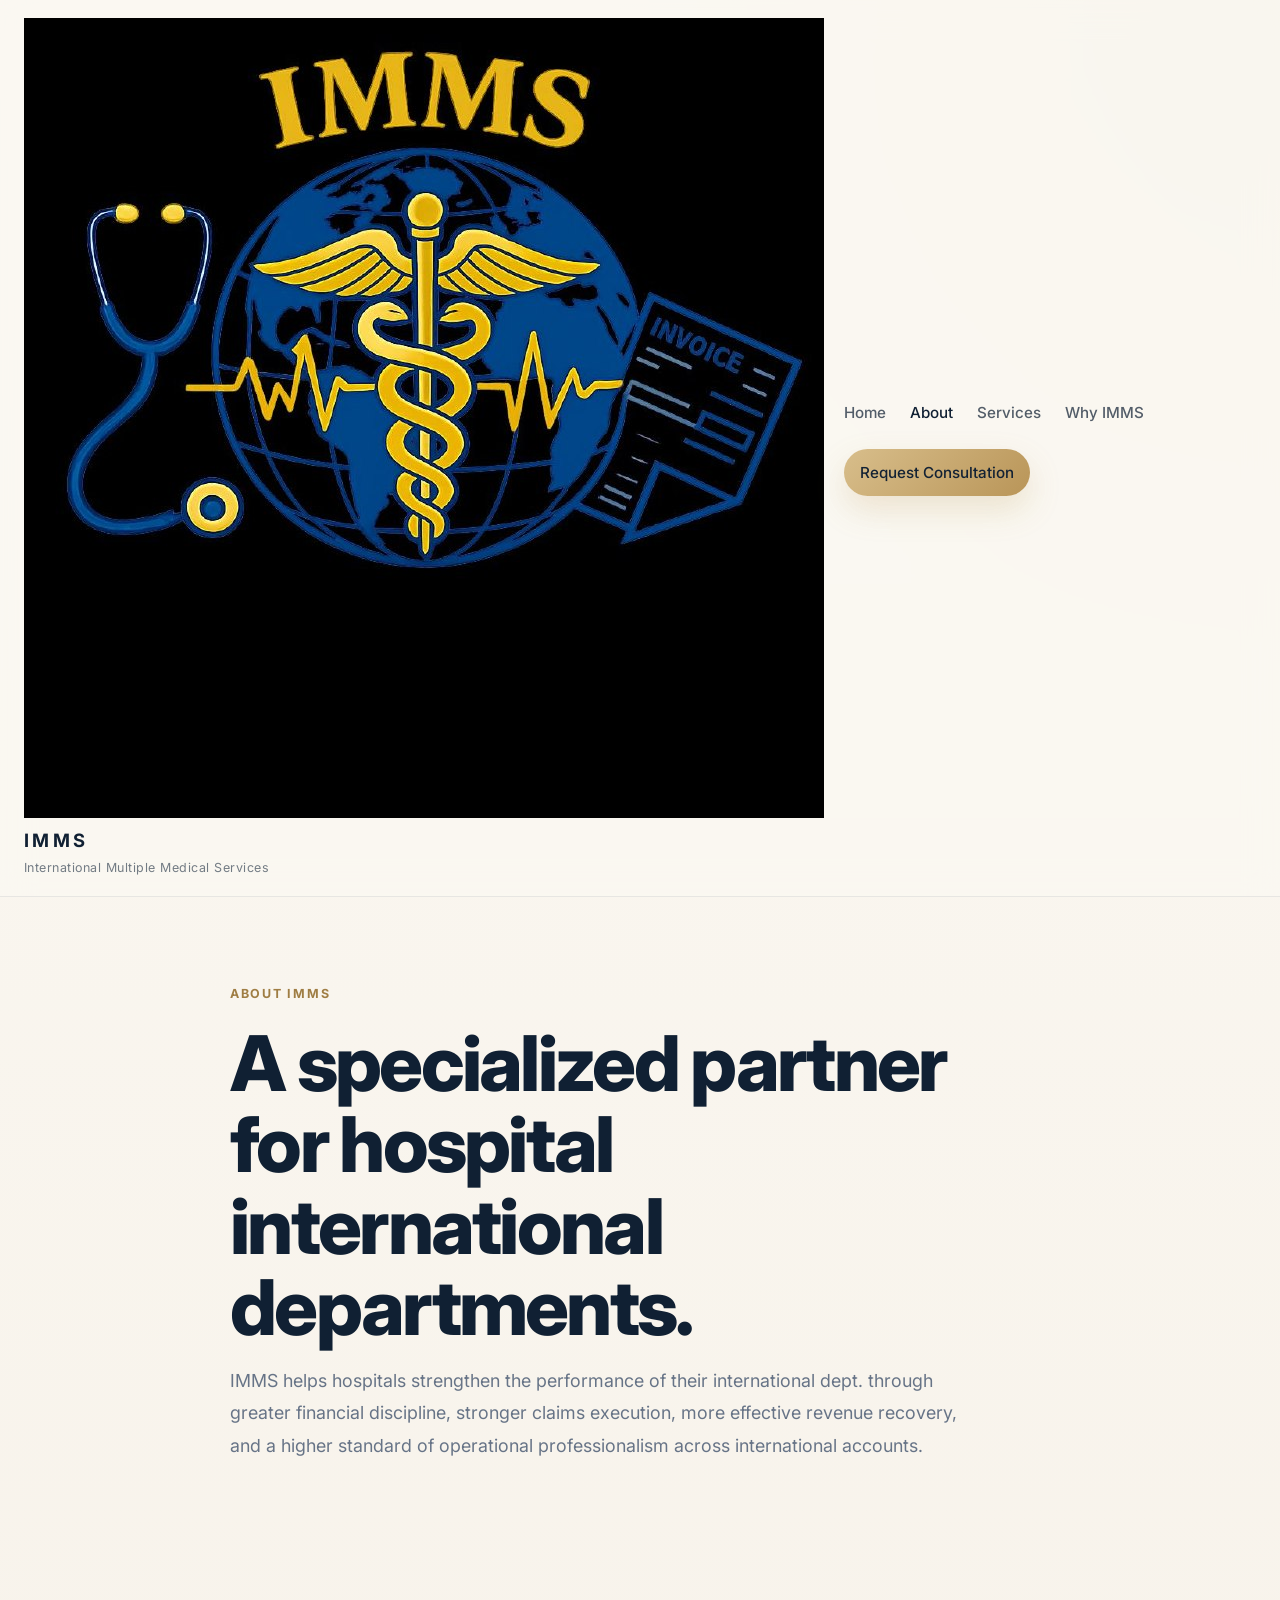
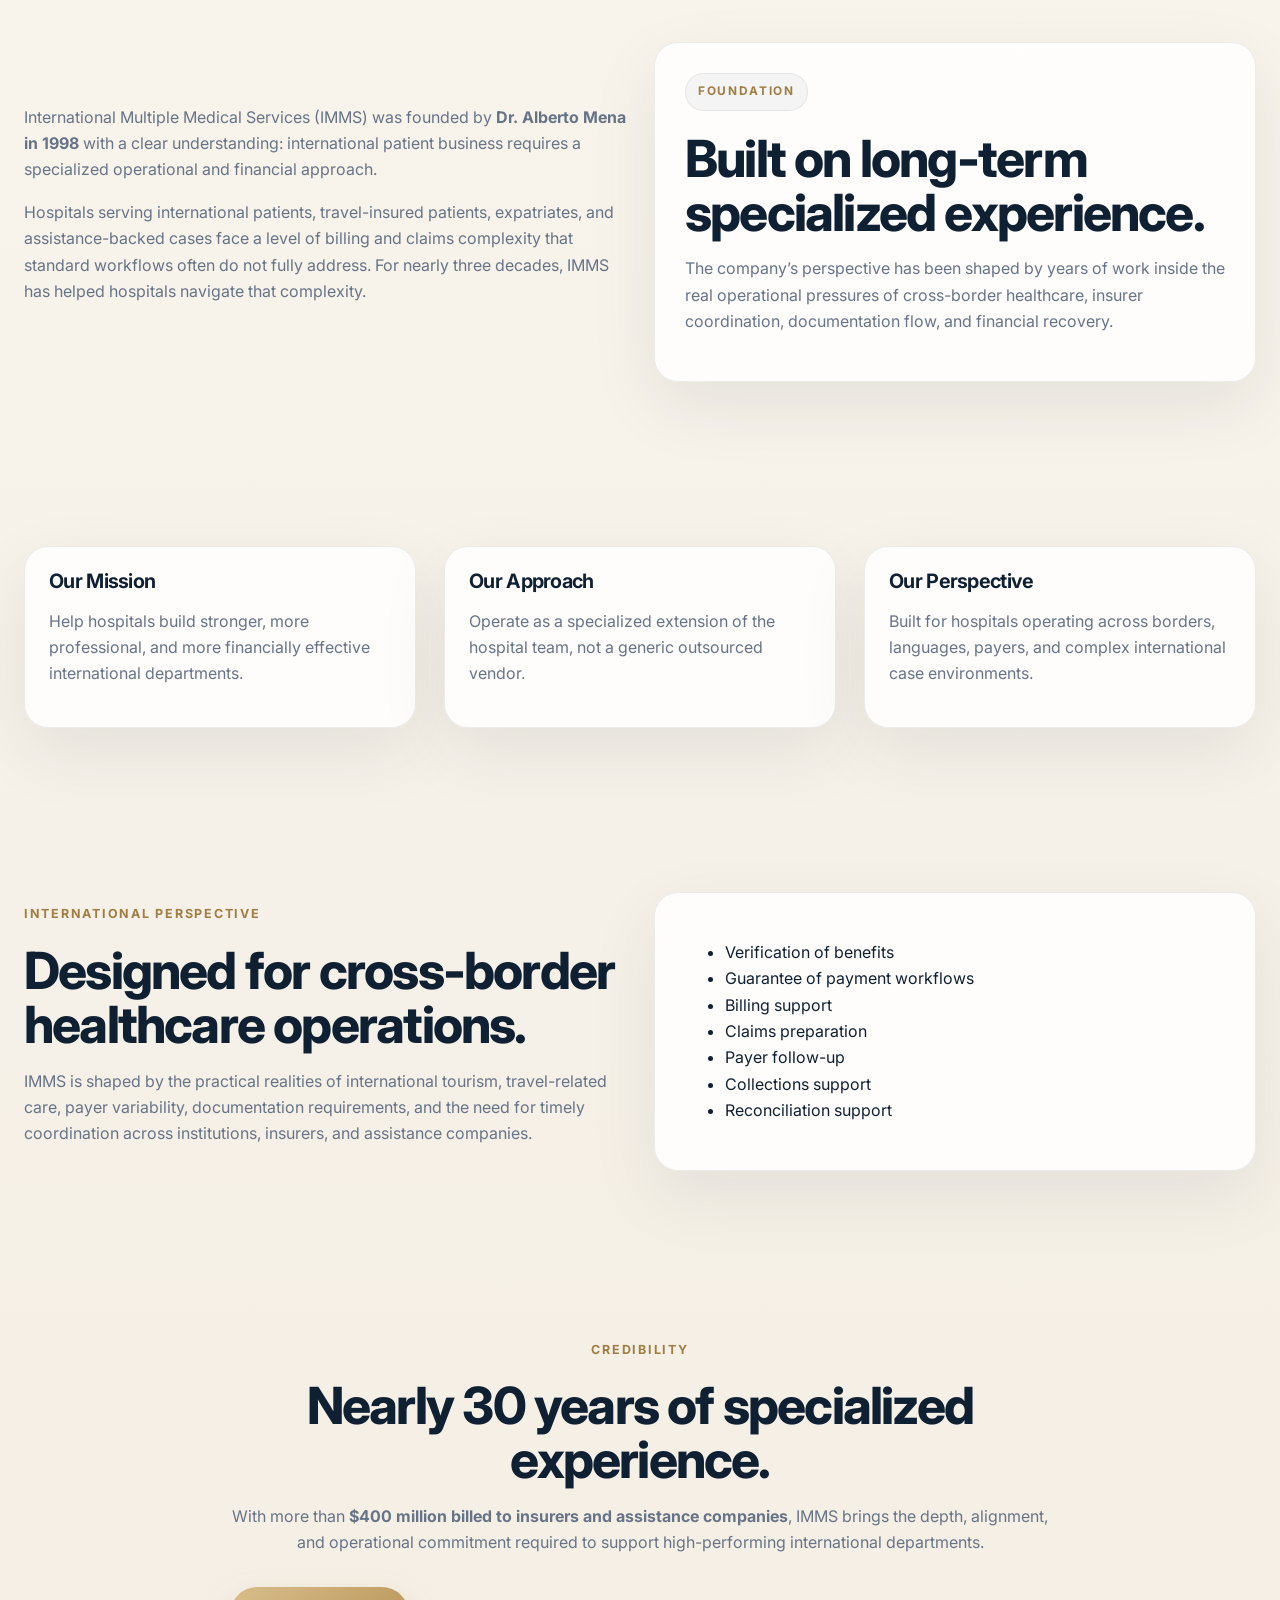
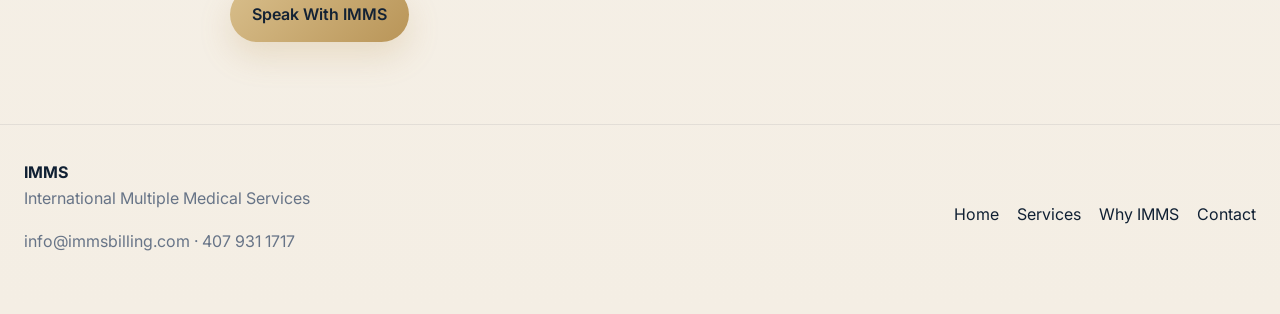
<file: light/about.html>
<!DOCTYPE html>
<html lang="en">
  <head>
    <meta charset="UTF-8" />
    <meta name="viewport" content="width=device-width, initial-scale=1.0" />
    <title>About IMMS</title>
    <meta name="description" content="Learn about IMMS, its mission, founder history, and specialized approach to strengthening hospital international departments." />
    <link rel="preconnect" href="https://fonts.googleapis.com" />
    <link rel="preconnect" href="https://fonts.gstatic.com" crossorigin />
    <link href="https://fonts.googleapis.com/css2?family=Inter:wght@400;500;600;700;800&display=swap" rel="stylesheet" />
    <link rel="stylesheet" href="styles.css" />
  </head>
  <body class="light-surface">
    <header class="site-header">
      <div class="container nav-wrap">
        <a class="brand brand-logo" href="index.html">
          <span class="brand-lockup">
            <span class="brand-mark brand-mark-wide">
              <img src="assets/imms-logo-user.jpg" alt="IMMS logo" class="nav-logo nav-logo-image" />
            </span>
            <span class="brand-copy">
              <strong>IMMS</strong>
              <small>International Multiple Medical Services</small>
            </span>
          </span>
        </a>
        <nav class="nav">
          <a href="index.html">Home</a>
          <a href="about.html" class="active">About</a>
          <a href="services.html">Services</a>
          <a href="why-imms.html">Why IMMS</a>
          <a href="contact.html" class="btn btn-sm">Request Consultation</a>
        </nav>
      </div>
    </header>

    <main>
      <section class="page-hero">
        <div class="container narrow">
          <p class="eyebrow">About IMMS</p>
          <h1>A specialized partner for hospital international departments.</h1>
          <p class="lead">
            IMMS helps hospitals strengthen the performance of their international dept. through greater financial discipline, stronger claims execution, more effective revenue recovery, and a higher standard of operational professionalism across international accounts.
          </p>
        </div>
      </section>

      <section class="section">
        <div class="container split">
          <div class="prose">
            <p>
              International Multiple Medical Services (IMMS) was founded by <strong>Dr. Alberto Mena in 1998</strong> with a clear understanding: international patient business requires a specialized operational and financial approach.
            </p>
            <p>
              Hospitals serving international patients, travel-insured patients, expatriates, and assistance-backed cases face a level of billing and claims complexity that standard workflows often do not fully address. For nearly three decades, IMMS has helped hospitals navigate that complexity.
            </p>
          </div>
          <div class="hero-card">
            <div class="panel-topline">Foundation</div>
            <h2>Built on long-term specialized experience.</h2>
            <p>
              The company’s perspective has been shaped by years of work inside the real operational pressures of cross-border healthcare, insurer coordination, documentation flow, and financial recovery.
            </p>
          </div>
        </div>
      </section>

      <section class="section muted">
        <div class="container cards-3">
          <article class="card">
            <h3>Our Mission</h3>
            <p>Help hospitals build stronger, more professional, and more financially effective international departments.</p>
          </article>
          <article class="card">
            <h3>Our Approach</h3>
            <p>Operate as a specialized extension of the hospital team, not a generic outsourced vendor.</p>
          </article>
          <article class="card">
            <h3>Our Perspective</h3>
            <p>Built for hospitals operating across borders, languages, payers, and complex international case environments.</p>
          </article>
        </div>
      </section>

      <section class="section">
        <div class="container split">
          <div>
            <p class="section-label">International Perspective</p>
            <h2>Designed for cross-border healthcare operations.</h2>
            <p>
              IMMS is shaped by the practical realities of international tourism, travel-related care, payer variability, documentation requirements, and the need for timely coordination across institutions, insurers, and assistance companies.
            </p>
          </div>
          <div class="list-card">
            <ul>
              <li>Verification of benefits</li>
              <li>Guarantee of payment workflows</li>
              <li>Billing support</li>
              <li>Claims preparation</li>
              <li>Payer follow-up</li>
              <li>Collections support</li>
              <li>Reconciliation support</li>
            </ul>
          </div>
        </div>
      </section>

      <section class="section dark">
        <div class="container narrow center">
          <p class="section-label light">Credibility</p>
          <h2>Nearly 30 years of specialized experience.</h2>
          <p>
            With more than <strong>$400 million billed to insurers and assistance companies</strong>, IMMS brings the depth, alignment, and operational commitment required to support high-performing international departments.
          </p>
          <div class="cta-row center">
            <a href="contact.html" class="btn btn-primary">Speak With IMMS</a>
          </div>
        </div>
      </section>
    </main>

    <footer class="site-footer">
      <div class="container footer-wrap">
        <div>
          <strong>IMMS</strong>
          <p>International Multiple Medical Services</p>
          <p>info@immsbilling.com · 407 931 1717</p>
        </div>
        <div class="footer-links">
          <a href="index.html">Home</a>
          <a href="services.html">Services</a>
          <a href="why-imms.html">Why IMMS</a>
          <a href="contact.html">Contact</a>
        </div>
      </div>
    </footer>
  </body>
</html>
</file>
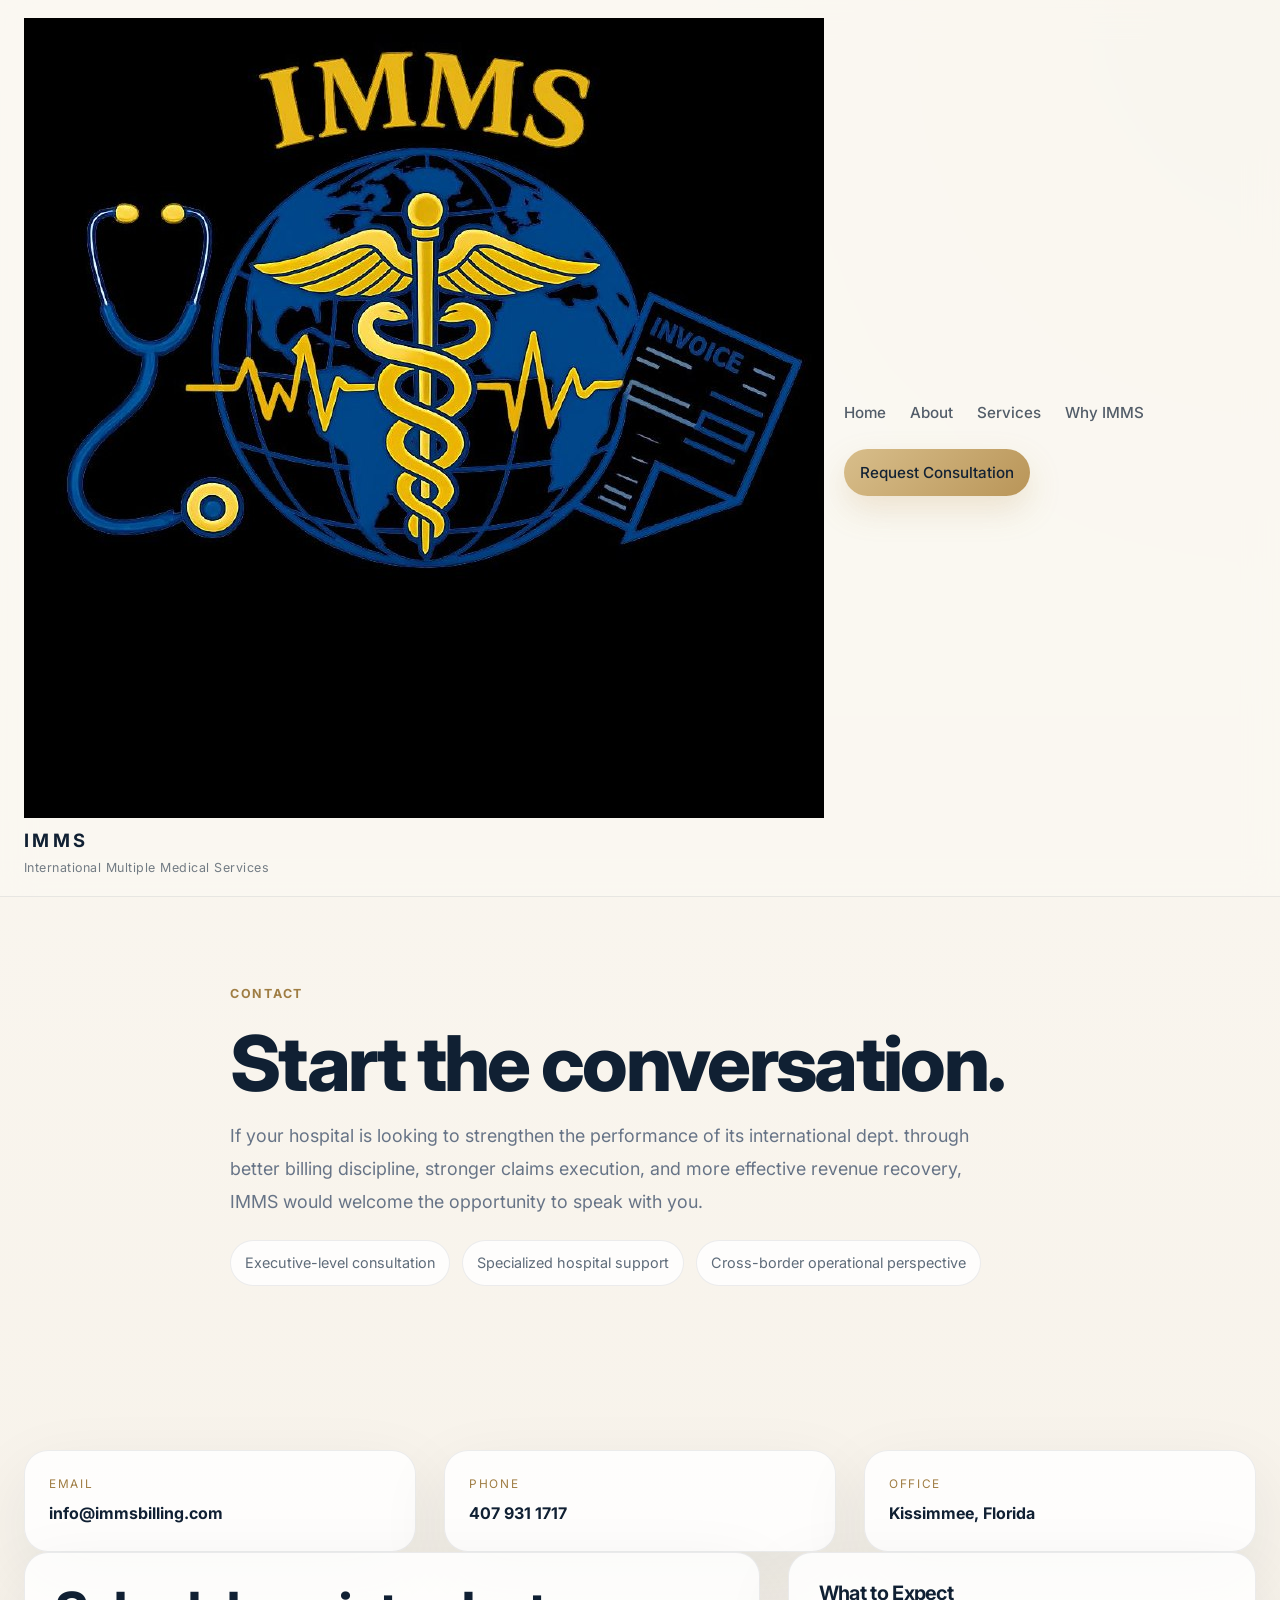
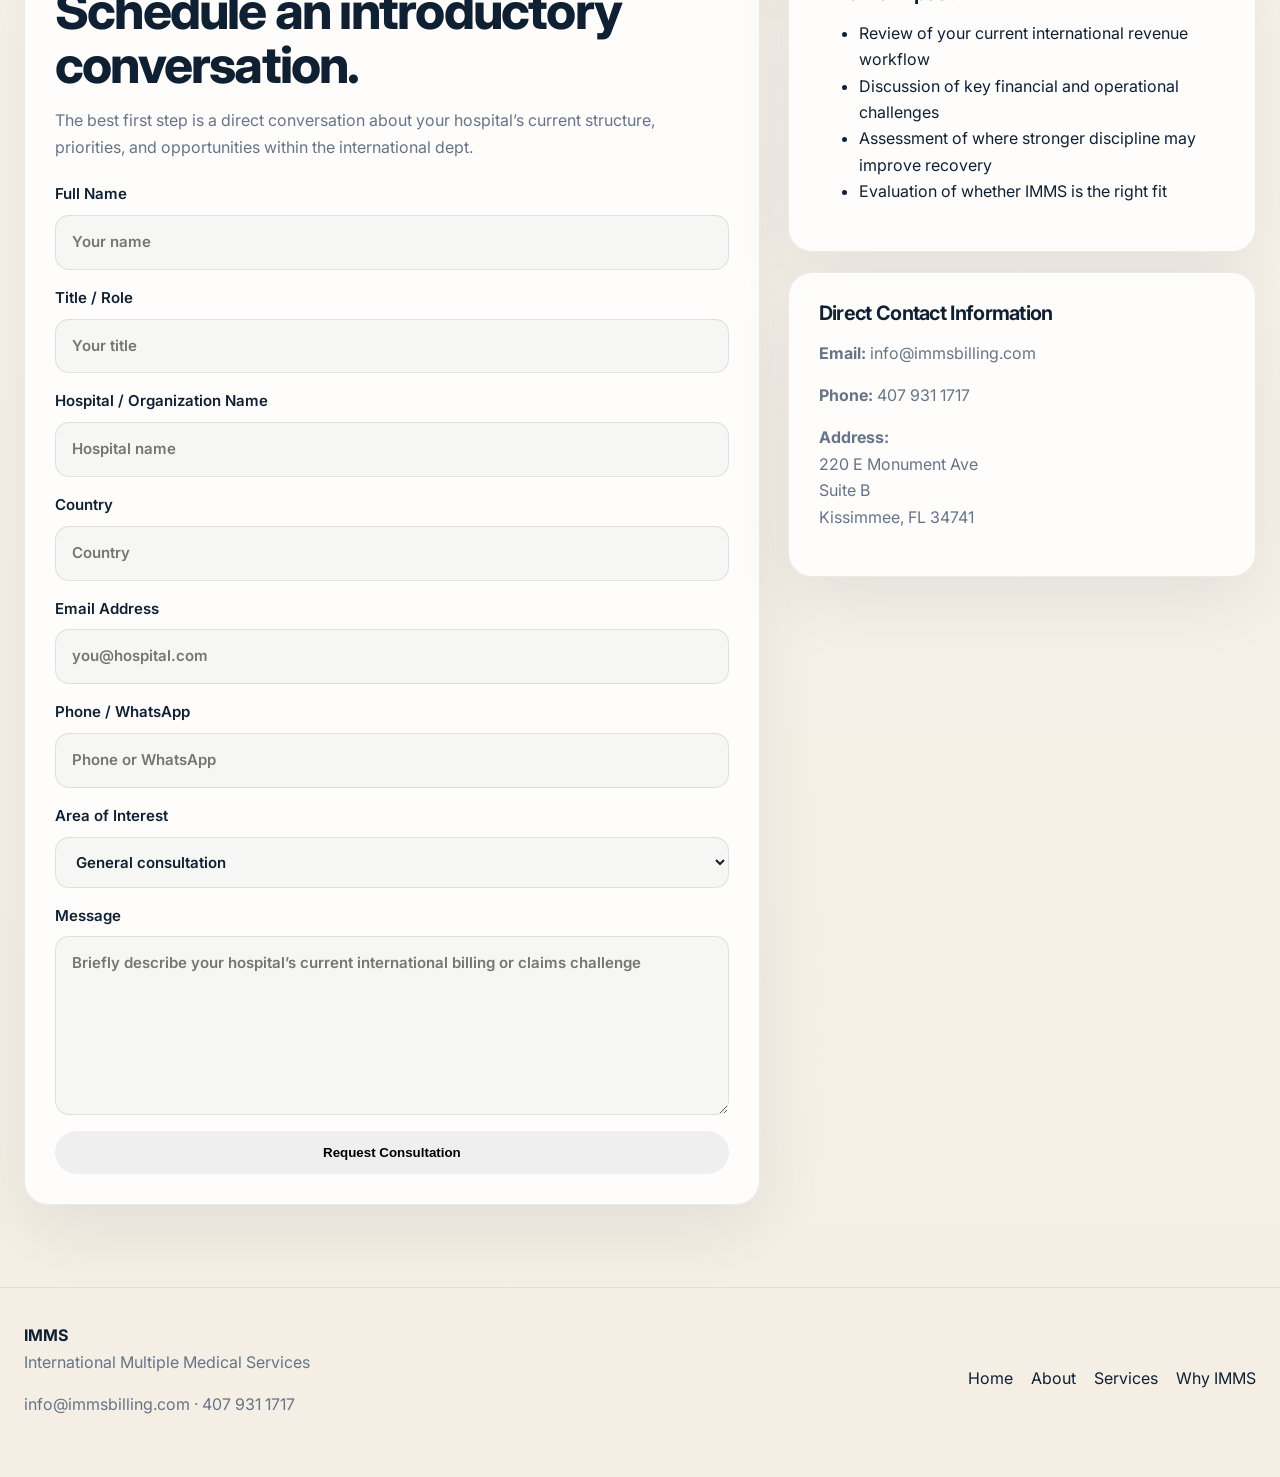
<file: light/contact.html>
<!DOCTYPE html>
<html lang="en">
  <head>
    <meta charset="UTF-8" />
    <meta name="viewport" content="width=device-width, initial-scale=1.0" />
    <title>Contact IMMS</title>
    <meta name="description" content="Contact IMMS to discuss how to strengthen your hospital international department through better billing discipline, claims execution, and revenue recovery." />
    <link rel="preconnect" href="https://fonts.googleapis.com" />
    <link rel="preconnect" href="https://fonts.gstatic.com" crossorigin />
    <link href="https://fonts.googleapis.com/css2?family=Inter:wght@400;500;600;700;800&display=swap" rel="stylesheet" />
    <link rel="stylesheet" href="styles.css" />
  </head>
  <body class="light-surface">
    <header class="site-header">
      <div class="container nav-wrap">
        <a class="brand brand-logo" href="index.html">
          <span class="brand-lockup">
            <span class="brand-mark brand-mark-wide">
              <img src="assets/imms-logo-user.jpg" alt="IMMS logo" class="nav-logo nav-logo-image" />
            </span>
            <span class="brand-copy">
              <strong>IMMS</strong>
              <small>International Multiple Medical Services</small>
            </span>
          </span>
        </a>
        <nav class="nav">
          <a href="index.html">Home</a>
          <a href="about.html">About</a>
          <a href="services.html">Services</a>
          <a href="why-imms.html">Why IMMS</a>
          <a href="contact.html" class="btn btn-sm active-btn">Request Consultation</a>
        </nav>
      </div>
    </header>

    <main>
      <section class="page-hero">
        <div class="container narrow">
          <p class="eyebrow">Contact</p>
          <h1>Start the conversation.</h1>
          <p class="lead">
            If your hospital is looking to strengthen the performance of its international dept. through better billing discipline, stronger claims execution, and more effective revenue recovery, IMMS would welcome the opportunity to speak with you.
          </p>
          <div class="proof-bar contact-proof">
            <span>Executive-level consultation</span>
            <span>Specialized hospital support</span>
            <span>Cross-border operational perspective</span>
          </div>
        </div>
      </section>

      <section class="section">
        <div class="container contact-intro-grid">
          <div class="mini-contact-card">
            <span class="mini-label">Email</span>
            <strong>info@immsbilling.com</strong>
          </div>
          <div class="mini-contact-card">
            <span class="mini-label">Phone</span>
            <strong>407 931 1717</strong>
          </div>
          <div class="mini-contact-card">
            <span class="mini-label">Office</span>
            <strong>Kissimmee, Florida</strong>
          </div>
        </div>
        <div class="container contact-grid">
          <div class="contact-card">
            <h2>Schedule an introductory conversation.</h2>
            <p>
              The best first step is a direct conversation about your hospital’s current structure, priorities, and opportunities within the international dept.
            </p>
            <form class="contact-form">
              <label>
                Full Name
                <input type="text" name="name" placeholder="Your name" />
              </label>
              <label>
                Title / Role
                <input type="text" name="role" placeholder="Your title" />
              </label>
              <label>
                Hospital / Organization Name
                <input type="text" name="organization" placeholder="Hospital name" />
              </label>
              <label>
                Country
                <input type="text" name="country" placeholder="Country" />
              </label>
              <label>
                Email Address
                <input type="email" name="email" placeholder="you@hospital.com" />
              </label>
              <label>
                Phone / WhatsApp
                <input type="text" name="phone" placeholder="Phone or WhatsApp" />
              </label>
              <label>
                Area of Interest
                <select name="interest">
                  <option>General consultation</option>
                  <option>Verification of benefits</option>
                  <option>GOP workflows</option>
                  <option>Billing support</option>
                  <option>Claims management</option>
                  <option>Payer follow-up</option>
                  <option>Collections support</option>
                  <option>Reconciliation</option>
                </select>
              </label>
              <label>
                Message
                <textarea name="message" rows="6" placeholder="Briefly describe your hospital’s current international billing or claims challenge"></textarea>
              </label>
              <button type="button" class="btn">Request Consultation</button>
            </form>
          </div>

          <aside class="contact-sidebar">
            <div class="sidebar-card">
              <h3>What to Expect</h3>
              <ul>
                <li>Review of your current international revenue workflow</li>
                <li>Discussion of key financial and operational challenges</li>
                <li>Assessment of where stronger discipline may improve recovery</li>
                <li>Evaluation of whether IMMS is the right fit</li>
              </ul>
            </div>

            <div class="sidebar-card">
              <h3>Direct Contact Information</h3>
              <p><strong>Email:</strong> info@immsbilling.com</p>
              <p><strong>Phone:</strong> 407 931 1717</p>
              <p><strong>Address:</strong><br />220 E Monument Ave<br />Suite B<br />Kissimmee, FL 34741</p>
            </div>
          </aside>
        </div>
      </section>
    </main>

    <footer class="site-footer">
      <div class="container footer-wrap">
        <div>
          <strong>IMMS</strong>
          <p>International Multiple Medical Services</p>
          <p>info@immsbilling.com · 407 931 1717</p>
        </div>
        <div class="footer-links">
          <a href="index.html">Home</a>
          <a href="about.html">About</a>
          <a href="services.html">Services</a>
          <a href="why-imms.html">Why IMMS</a>
        </div>
      </div>
    </footer>
  </body>
</html>
</file>
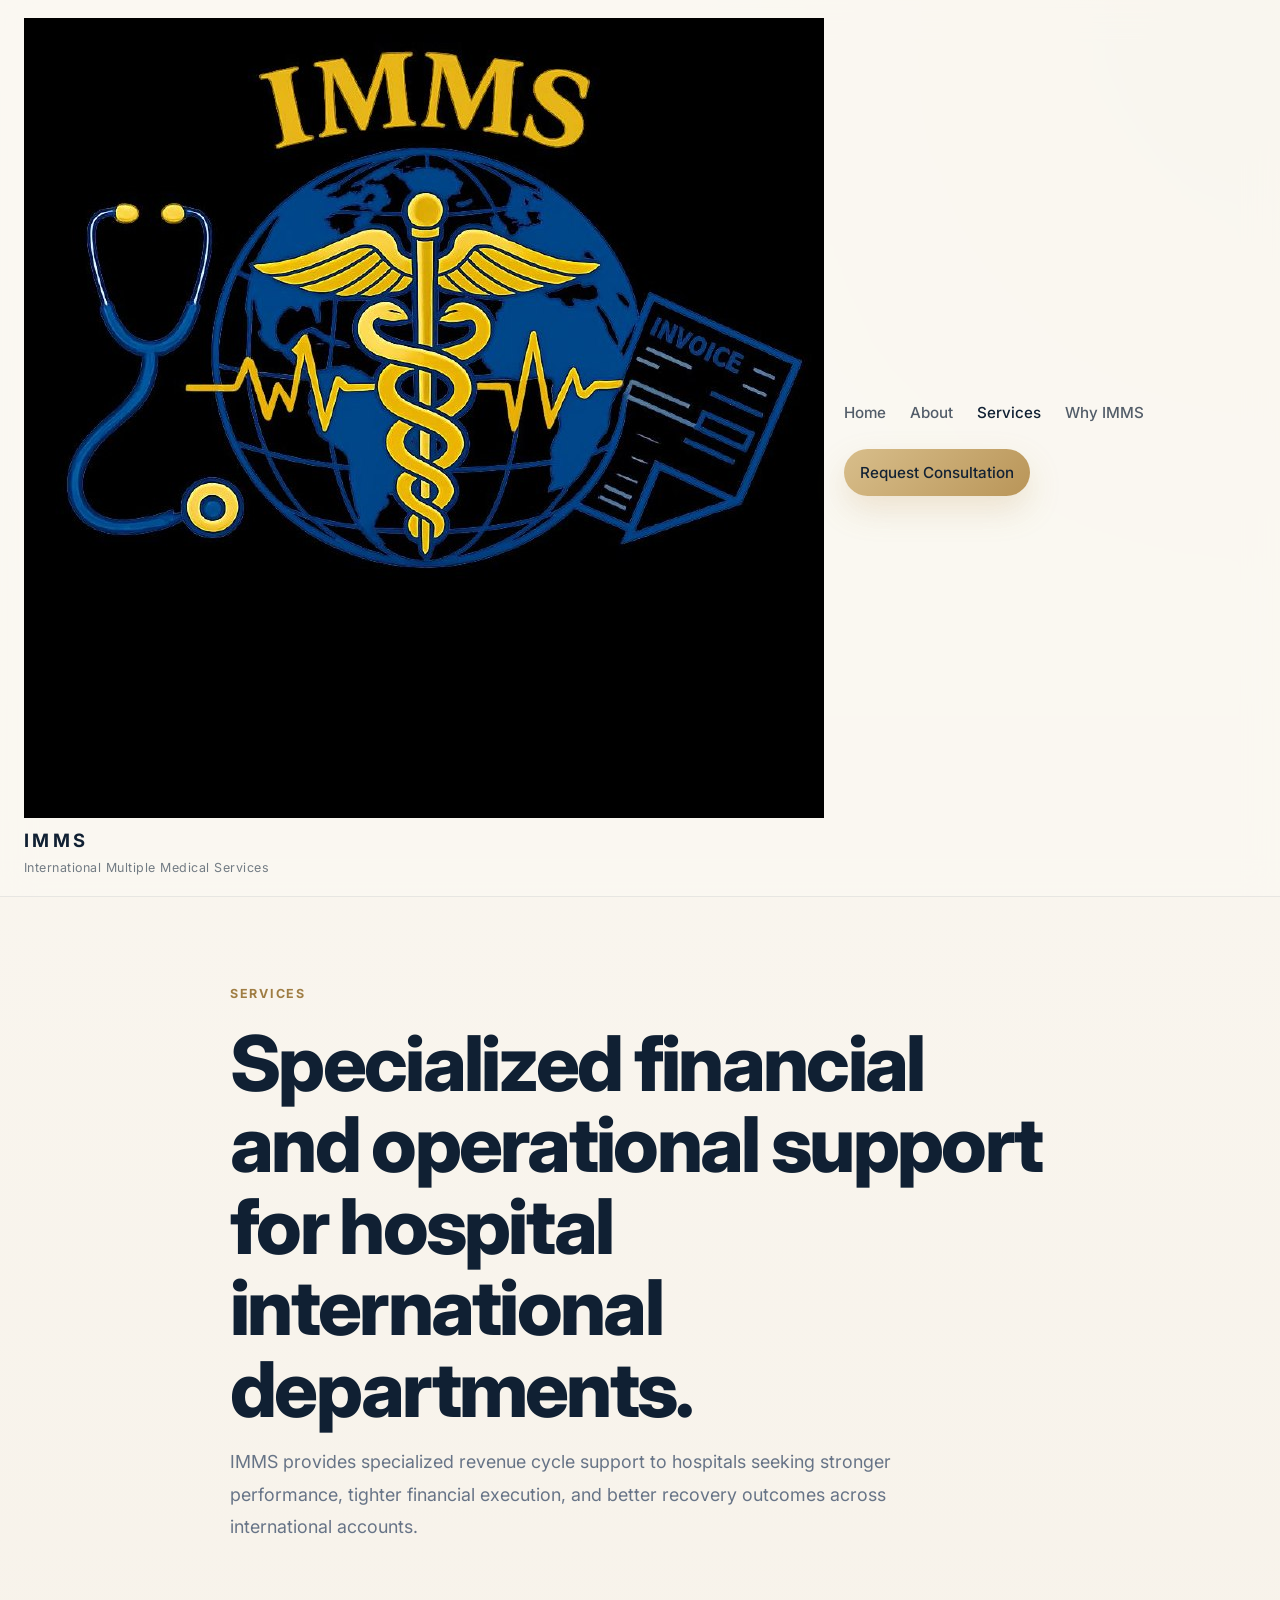
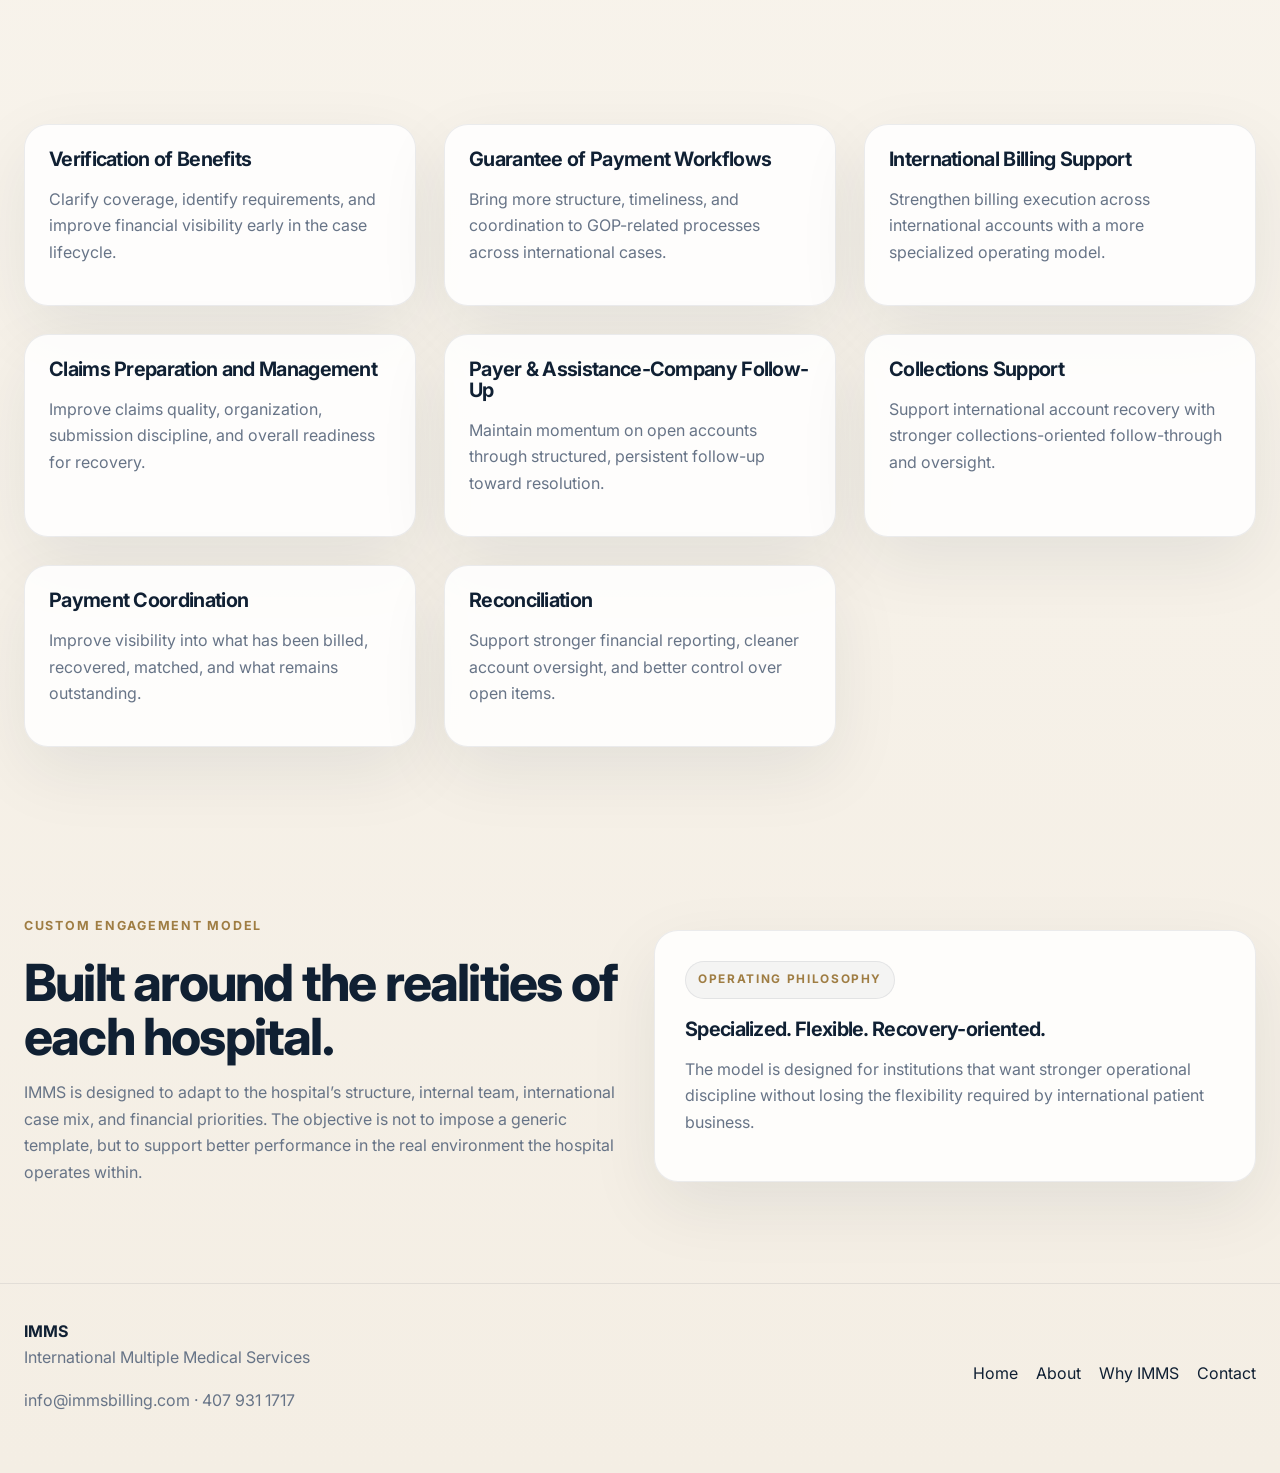
<file: light/services.html>
<!DOCTYPE html>
<html lang="en">
  <head>
    <meta charset="UTF-8" />
    <meta name="viewport" content="width=device-width, initial-scale=1.0" />
    <title>IMMS Services</title>
    <meta name="description" content="Explore IMMS services for hospital international departments, including verification of benefits, GOP workflows, billing support, claims management, follow-up, collections, and reconciliation." />
    <link rel="preconnect" href="https://fonts.googleapis.com" />
    <link rel="preconnect" href="https://fonts.gstatic.com" crossorigin />
    <link href="https://fonts.googleapis.com/css2?family=Inter:wght@400;500;600;700;800&display=swap" rel="stylesheet" />
    <link rel="stylesheet" href="styles.css" />
  </head>
  <body class="light-surface">
    <header class="site-header">
      <div class="container nav-wrap">
        <a class="brand brand-logo" href="index.html">
          <span class="brand-lockup">
            <span class="brand-mark brand-mark-wide">
              <img src="assets/imms-logo-user.jpg" alt="IMMS logo" class="nav-logo nav-logo-image" />
            </span>
            <span class="brand-copy">
              <strong>IMMS</strong>
              <small>International Multiple Medical Services</small>
            </span>
          </span>
        </a>
        <nav class="nav">
          <a href="index.html">Home</a>
          <a href="about.html">About</a>
          <a href="services.html" class="active">Services</a>
          <a href="why-imms.html">Why IMMS</a>
          <a href="contact.html" class="btn btn-sm">Request Consultation</a>
        </nav>
      </div>
    </header>

    <main>
      <section class="page-hero">
        <div class="container narrow">
          <p class="eyebrow">Services</p>
          <h1>Specialized financial and operational support for hospital international departments.</h1>
          <p class="lead">
            IMMS provides specialized revenue cycle support to hospitals seeking stronger performance, tighter financial execution, and better recovery outcomes across international accounts.
          </p>
        </div>
      </section>

      <section class="section">
        <div class="container service-grid">
          <article class="service-card">
            <h3>Verification of Benefits</h3>
            <p>Clarify coverage, identify requirements, and improve financial visibility early in the case lifecycle.</p>
          </article>
          <article class="service-card">
            <h3>Guarantee of Payment Workflows</h3>
            <p>Bring more structure, timeliness, and coordination to GOP-related processes across international cases.</p>
          </article>
          <article class="service-card">
            <h3>International Billing Support</h3>
            <p>Strengthen billing execution across international accounts with a more specialized operating model.</p>
          </article>
          <article class="service-card">
            <h3>Claims Preparation and Management</h3>
            <p>Improve claims quality, organization, submission discipline, and overall readiness for recovery.</p>
          </article>
          <article class="service-card">
            <h3>Payer & Assistance-Company Follow-Up</h3>
            <p>Maintain momentum on open accounts through structured, persistent follow-up toward resolution.</p>
          </article>
          <article class="service-card">
            <h3>Collections Support</h3>
            <p>Support international account recovery with stronger collections-oriented follow-through and oversight.</p>
          </article>
          <article class="service-card">
            <h3>Payment Coordination</h3>
            <p>Improve visibility into what has been billed, recovered, matched, and what remains outstanding.</p>
          </article>
          <article class="service-card">
            <h3>Reconciliation</h3>
            <p>Support stronger financial reporting, cleaner account oversight, and better control over open items.</p>
          </article>
        </div>
      </section>

      <section class="section dark">
        <div class="container split">
          <div>
            <p class="section-label light">Custom Engagement Model</p>
            <h2>Built around the realities of each hospital.</h2>
            <p>
              IMMS is designed to adapt to the hospital’s structure, internal team, international case mix, and financial priorities. The objective is not to impose a generic template, but to support better performance in the real environment the hospital operates within.
            </p>
          </div>
          <div class="hero-card">
            <div class="panel-topline">Operating Philosophy</div>
            <h3>Specialized. Flexible. Recovery-oriented.</h3>
            <p>
              The model is designed for institutions that want stronger operational discipline without losing the flexibility required by international patient business.
            </p>
          </div>
        </div>
      </section>
    </main>

    <footer class="site-footer">
      <div class="container footer-wrap">
        <div>
          <strong>IMMS</strong>
          <p>International Multiple Medical Services</p>
          <p>info@immsbilling.com · 407 931 1717</p>
        </div>
        <div class="footer-links">
          <a href="index.html">Home</a>
          <a href="about.html">About</a>
          <a href="why-imms.html">Why IMMS</a>
          <a href="contact.html">Contact</a>
        </div>
      </div>
    </footer>
  </body>
</html>
</file>
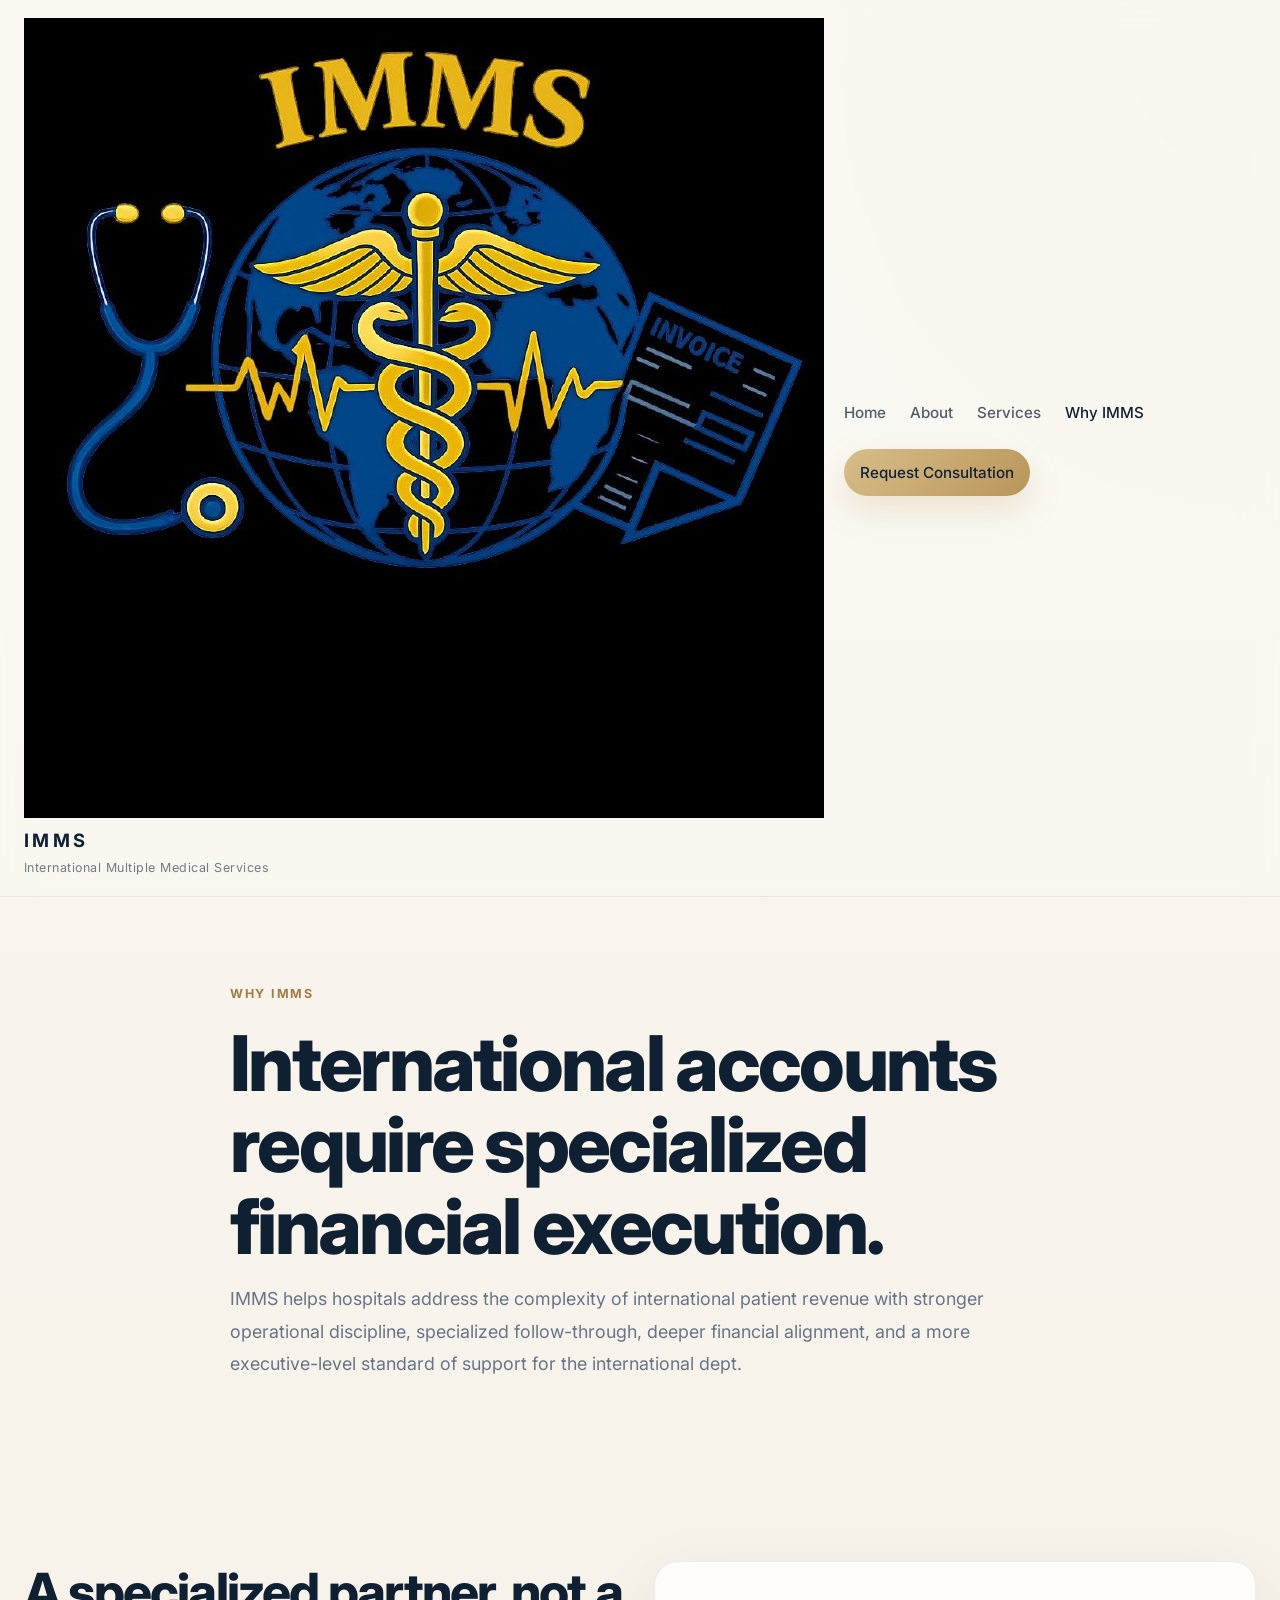
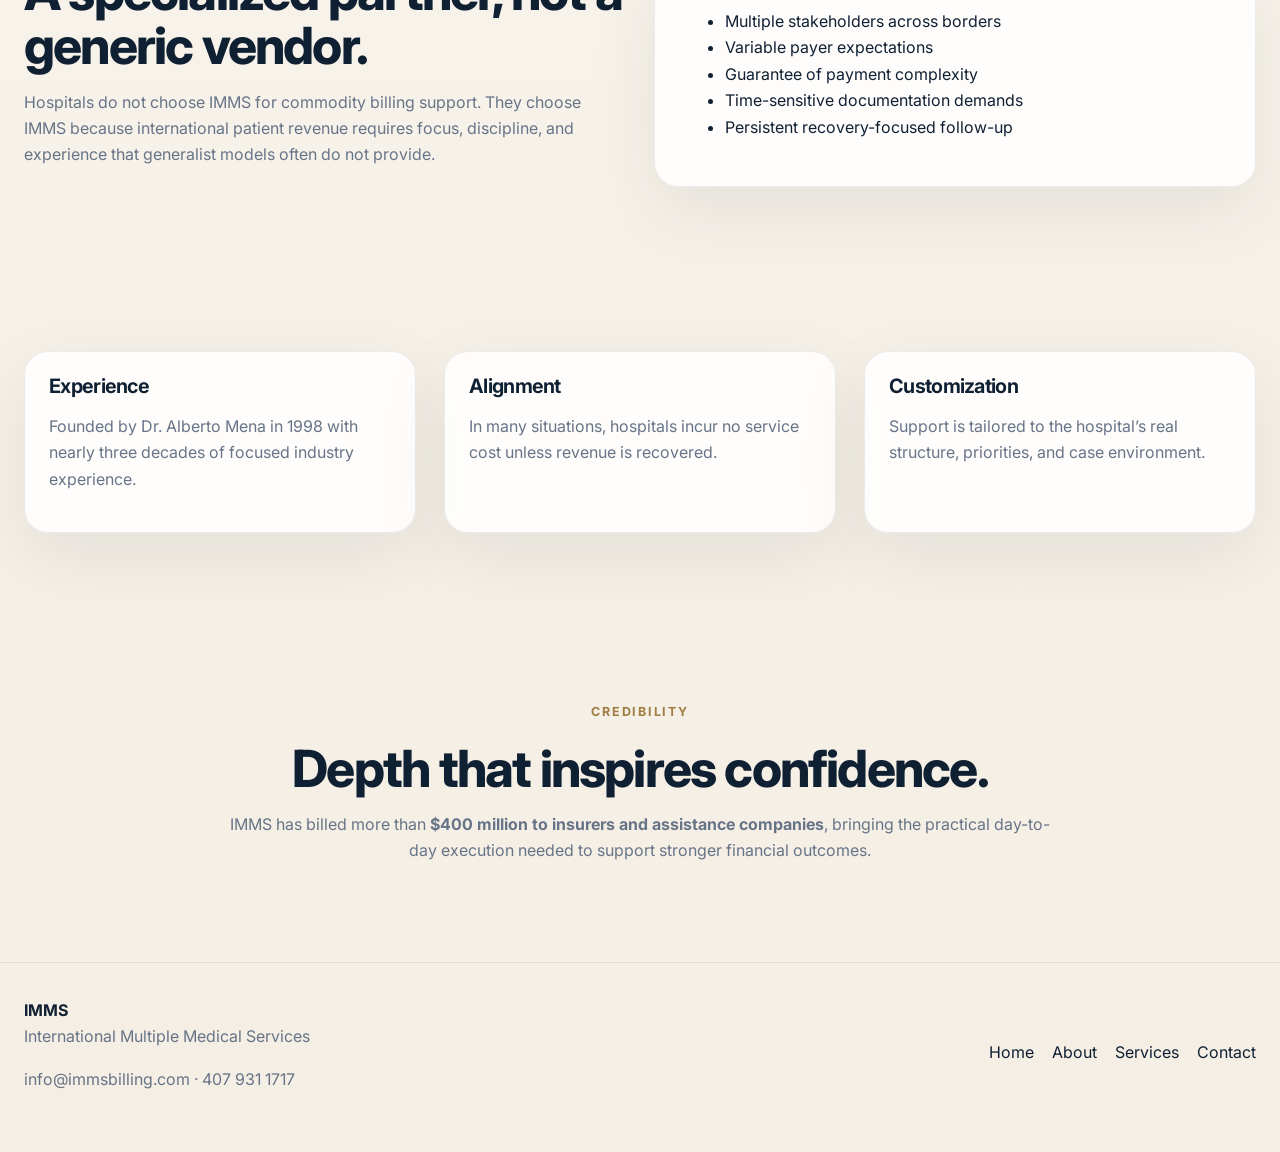
<file: light/why-imms.html>
<!DOCTYPE html>
<html lang="en">
  <head>
    <meta charset="UTF-8" />
    <meta name="viewport" content="width=device-width, initial-scale=1.0" />
    <title>Why IMMS</title>
    <meta name="description" content="Why hospitals choose IMMS: specialized international expertise, deep operational experience, performance alignment, and a customizable support model." />
    <link rel="preconnect" href="https://fonts.googleapis.com" />
    <link rel="preconnect" href="https://fonts.gstatic.com" crossorigin />
    <link href="https://fonts.googleapis.com/css2?family=Inter:wght@400;500;600;700;800&display=swap" rel="stylesheet" />
    <link rel="stylesheet" href="styles.css" />
  </head>
  <body class="light-surface">
    <header class="site-header">
      <div class="container nav-wrap">
        <a class="brand brand-logo" href="index.html">
          <span class="brand-lockup">
            <span class="brand-mark brand-mark-wide">
              <img src="assets/imms-logo-user.jpg" alt="IMMS logo" class="nav-logo nav-logo-image" />
            </span>
            <span class="brand-copy">
              <strong>IMMS</strong>
              <small>International Multiple Medical Services</small>
            </span>
          </span>
        </a>
        <nav class="nav">
          <a href="index.html">Home</a>
          <a href="about.html">About</a>
          <a href="services.html">Services</a>
          <a href="why-imms.html" class="active">Why IMMS</a>
          <a href="contact.html" class="btn btn-sm">Request Consultation</a>
        </nav>
      </div>
    </header>

    <main>
      <section class="page-hero">
        <div class="container narrow">
          <p class="eyebrow">Why IMMS</p>
          <h1>International accounts require specialized financial execution.</h1>
          <p class="lead">
            IMMS helps hospitals address the complexity of international patient revenue with stronger operational discipline, specialized follow-through, deeper financial alignment, and a more executive-level standard of support for the international dept.
          </p>
        </div>
      </section>

      <section class="section">
        <div class="container split">
          <div>
            <h2>A specialized partner, not a generic vendor.</h2>
            <p>
              Hospitals do not choose IMMS for commodity billing support. They choose IMMS because international patient revenue requires focus, discipline, and experience that generalist models often do not provide.
            </p>
          </div>
          <div class="list-card">
            <ul>
              <li>Multiple stakeholders across borders</li>
              <li>Variable payer expectations</li>
              <li>Guarantee of payment complexity</li>
              <li>Time-sensitive documentation demands</li>
              <li>Persistent recovery-focused follow-up</li>
            </ul>
          </div>
        </div>
      </section>

      <section class="section muted">
        <div class="container cards-3">
          <article class="card">
            <h3>Experience</h3>
            <p>Founded by Dr. Alberto Mena in 1998 with nearly three decades of focused industry experience.</p>
          </article>
          <article class="card">
            <h3>Alignment</h3>
            <p>In many situations, hospitals incur no service cost unless revenue is recovered.</p>
          </article>
          <article class="card">
            <h3>Customization</h3>
            <p>Support is tailored to the hospital’s real structure, priorities, and case environment.</p>
          </article>
        </div>
      </section>

      <section class="section dark">
        <div class="container narrow center">
          <p class="section-label light">Credibility</p>
          <h2>Depth that inspires confidence.</h2>
          <p>
            IMMS has billed more than <strong>$400 million to insurers and assistance companies</strong>, bringing the practical day-to-day execution needed to support stronger financial outcomes.
          </p>
        </div>
      </section>
    </main>

    <footer class="site-footer">
      <div class="container footer-wrap">
        <div>
          <strong>IMMS</strong>
          <p>International Multiple Medical Services</p>
          <p>info@immsbilling.com · 407 931 1717</p>
        </div>
        <div class="footer-links">
          <a href="index.html">Home</a>
          <a href="about.html">About</a>
          <a href="services.html">Services</a>
          <a href="contact.html">Contact</a>
        </div>
      </div>
    </footer>
  </body>
</html>
</file>
<file: styles.css>
:root {
  --bg: #07101a;
  --bg-soft: #0c1622;
  --surface: rgba(255,255,255,0.04);
  --surface-strong: rgba(255,255,255,0.07);
  --surface-light: #f8f5ef;
  --surface-light-2: #fbf8f2;
  --text: #edf3f8;
  --text-dark: #102132;
  --muted: #9cadbd;
  --muted-dark: #617181;
  --line: rgba(255,255,255,0.09);
  --line-dark: rgba(16,33,50,0.10);
  --gold: #c3a066;
  --gold-soft: #dbc18f;
  --blue: #4f7ba5;
  --shadow: 0 24px 70px rgba(0,0,0,0.30);
  --radius: 24px;
  --radius-sm: 16px;
  --container: 1240px;
}

* { box-sizing: border-box; }
html { scroll-behavior: smooth; }
body {
  margin: 0;
  font-family: "Inter", -apple-system, BlinkMacSystemFont, "Segoe UI", sans-serif;
  color: var(--text);
  background:
    radial-gradient(circle at top right, rgba(195,160,102,0.10), transparent 18%),
    radial-gradient(circle at 10% 20%, rgba(79,123,165,0.10), transparent 24%),
    linear-gradient(180deg, #07101a 0%, #0c1622 100%);
  line-height: 1.68;
}

a { color: inherit; text-decoration: none; }
p { margin: 0 0 1rem; color: var(--muted); }
h1, h2, h3, h4 {
  margin: 0 0 1rem;
  line-height: 1.03;
  letter-spacing: -0.035em;
}
h1 {
  font-size: clamp(3rem, 6vw, 5.4rem);
  font-weight: 800;
  color: white;
}
h2 {
  font-size: clamp(2rem, 4vw, 3.3rem);
  font-weight: 760;
  color: white;
}
h3 {
  font-size: 1.2rem;
  font-weight: 680;
  color: white;
}
ul { margin: 0; padding-left: 1.15rem; }
li { margin-bottom: 0.75rem; color: var(--muted); }
strong { color: inherit; }

.container {
  width: min(var(--container), calc(100% - 48px));
  margin: 0 auto;
}
.narrow { width: min(860px, 100%); }
.center { text-align: center; margin-left: auto; margin-right: auto; }
.prose p { font-size: 1.07rem; }

.site-header {
  position: sticky;
  top: 0;
  z-index: 40;
  background: rgba(7,16,26,0.82);
  backdrop-filter: blur(18px);
  border-bottom: 1px solid rgba(255,255,255,0.06);
}
.nav-wrap {
  display: flex;
  align-items: center;
  justify-content: space-between;
  gap: 24px;
  padding: 12px 0;
}
.brand {
  display: inline-flex;
  align-items: center;
  gap: 14px;
  flex-shrink: 0;
}
.brand-lockup {
  display: flex;
  align-items: center;
  gap: 14px;
}
.brand-mark,
.brand-mark-wide,
.hero-logo-shell,
.hero-logo-shell-wide {
  background: transparent;
  border: 0;
  box-shadow: none;
  border-radius: 0;
  padding: 0;
  overflow: visible;
}
.brand-mark-wide {
  width: 50px;
  max-width: 50px;
}
.nav-logo {
  display: block;
  width: 100%;
  height: auto;
  object-fit: contain;
}
.nav-logo-image {
  border-radius: 8px;
}
.brand-copy {
  display: flex;
  flex-direction: column;
  gap: 1px;
}

.brand-copy-header {
  max-width: 150px;
}

.brand-copy-minimal {
  max-width: none;
}
.brand-copy strong {
  color: white;
  font-size: 1rem;
  letter-spacing: 0.11em;
}
.brand-copy small {
  color: rgba(237,243,248,0.64);
  font-size: 0.69rem;
  line-height: 1.22;
}
.nav {
  display: flex;
  align-items: center;
  gap: 15px;
  flex-wrap: nowrap;
  margin-left: auto;
}
.nav a {
  color: rgba(237,243,248,0.78);
  font-size: 0.90rem;
  font-weight: 500;
  white-space: nowrap;
}
.nav a.active,
.nav a:hover { color: white; }

.theme-toggle {
  display: inline-flex;
  align-items: center;
  justify-content: center;
  gap: 6px;
  min-width: 42px;
  height: 34px;
  padding: 0 9px;
  border-radius: 999px;
  border: 1px solid rgba(255,255,255,0.12);
  background: rgba(255,255,255,0.05);
  color: white;
  cursor: pointer;
  transition: background .18s ease, border-color .18s ease, transform .18s ease;
}
.theme-toggle:hover {
  transform: translateY(-1px);
  background: rgba(255,255,255,0.08);
}
.theme-icon {
  font-size: 0.92rem;
  line-height: 1;
  opacity: 0.92;
}

.btn {
  display: inline-flex;
  align-items: center;
  justify-content: center;
  padding: 14px 22px;
  border-radius: 999px;
  font-weight: 600;
  transition: transform .18s ease, box-shadow .18s ease, border-color .18s ease;
}
.btn:hover { transform: translateY(-1px); }
.btn, button.btn { border: 0; cursor: pointer; }
.btn-sm { padding: 8px 14px; }
.btn-primary,
.btn.active-btn,
.nav .btn,
button.btn {
  background: linear-gradient(135deg, #dbc395 0%, #b79253 100%);
  color: #101924 !important;
  box-shadow: 0 14px 34px rgba(195,160,102,0.24);
}
.btn-secondary {
  background: transparent;
  color: white !important;
  border: 1px solid rgba(255,255,255,0.14);
}
.btn-light {
  background: rgba(255,255,255,0.08);
  color: white !important;
  border: 1px solid rgba(255,255,255,0.12);
}

.hero,
.page-hero {
  padding: 52px 0 44px;
}
.hero-grid,
.split,
.contact-grid,
.contact-intro-grid,
.cards-3,
.service-grid,
.metrics-grid,
.footer-wrap {
  display: grid;
  gap: 28px;
}
.hero-grid {
  grid-template-columns: minmax(0, 1.18fr) minmax(320px, 0.82fr);
  align-items: start;
}
.hero-copy { padding: 6px 0 8px; }
.hero-copy h1 { max-width: 10ch; }
.hero-rebuilt {
  padding: 34px 0 24px;
}
.hero-rebuilt-stack {
  display: grid;
  gap: 14px;
  max-width: 760px;
}
.hero-rebuilt-brand {
  display: inline-flex;
  align-items: center;
}
.hero-rebuilt-logo {
  width: min(280px, 72vw);
  height: auto;
  display: block;
}
.hero-rebuilt h1 {
  max-width: 12ch;
  margin-bottom: 0;
}
.hero-rebuilt-lead {
  margin: 0;
  max-width: 640px;
  font-size: 1rem;
  line-height: 1.65;
}
.hero-rebuilt-meta {
  display: flex;
  flex-wrap: wrap;
  gap: 10px;
}
.hero-rebuilt-meta span {
  display: inline-flex;
  align-items: center;
  padding: 8px 12px;
  border-radius: 999px;
  background: rgba(255,255,255,0.05);
  border: 1px solid rgba(255,255,255,0.08);
  color: rgba(237,243,248,0.82);
  font-size: 0.84rem;
}
.hero-rebuilt-actions {
  margin-top: 4px;
}
.eyebrow,
.section-label {
  display: inline-block;
  margin-bottom: 18px;
  color: var(--gold-soft);
  text-transform: uppercase;
  letter-spacing: 0.14em;
  font-size: 0.78rem;
  font-weight: 700;
}
.section-label.light { color: #dbc18f; }
.lead {
  font-size: 1.04rem;
  line-height: 1.72;
  max-width: 700px;
}
.proof {
  margin-top: 1rem;
  font-weight: 600;
  color: white;
}
.proof-bar {
  display: flex;
  gap: 10px;
  flex-wrap: wrap;
  margin-top: 16px;
}
.proof-bar span {
  display: inline-flex;
  align-items: center;
  padding: 10px 14px;
  border-radius: 999px;
  background: rgba(255,255,255,0.05);
  border: 1px solid rgba(255,255,255,0.08);
  color: rgba(237,243,248,0.84);
  font-size: 0.9rem;
}
.hero-proof-compact span {
  padding: 8px 12px;
  font-size: 0.84rem;
}
.cta-row {
  display: flex;
  flex-wrap: wrap;
  gap: 12px;
  margin-top: 22px;
}
.hero-logo-wrap {
  display: inline-flex;
  align-items: center;
  gap: 10px;
  margin-bottom: 14px;
}
.hero-logo-shell-wide {
  width: 120px;
  max-width: 120px;
}
.hero-logo {
  width: 100%;
  height: auto;
  display: block;
  object-fit: contain;
}
.hero-logo-text strong {
  display: block;
  color: white;
  font-size: 0.98rem;
  letter-spacing: 0.13em;
}
.hero-logo-text span {
  color: rgba(237,243,248,0.7);
  font-size: 0.78rem;
}

.hero-card,
.card,
.list-card,
.contact-card,
.sidebar-card,
.metric-box,
.service-card,
.feature-box,
.mini-contact-card {
  border-radius: var(--radius);
}
.hero-card {
  position: relative;
  padding: 26px;
  background: linear-gradient(180deg, rgba(255,255,255,0.07), rgba(255,255,255,0.03));
  border: 1px solid rgba(255,255,255,0.08);
  box-shadow: var(--shadow);
  backdrop-filter: blur(10px);
}
.hero-card-compact h2 {
  font-size: clamp(1.5rem, 3vw, 2.2rem);
  line-height: 1.08;
}
.hero-card-compact p:last-child {
  margin-bottom: 0;
}
.hero-card::before {
  content: "";
  position: absolute;
  inset: 0;
  border-radius: inherit;
  background: linear-gradient(135deg, rgba(195,160,102,0.10), rgba(79,123,165,0.08));
  pointer-events: none;
}
.hero-card > * { position: relative; z-index: 1; }
.panel-topline {
  display: inline-flex;
  margin-bottom: 20px;
  padding: 8px 12px;
  border-radius: 999px;
  background: rgba(255,255,255,0.06);
  border: 1px solid rgba(255,255,255,0.08);
  color: var(--gold-soft);
  text-transform: uppercase;
  letter-spacing: 0.14em;
  font-size: 0.74rem;
  font-weight: 700;
}
.stat-grid,
.cards-3,
.service-grid,
.metrics-grid,
.contact-intro-grid {
  grid-template-columns: repeat(3, minmax(0, 1fr));
}
.stat-grid {
  display: grid;
  gap: 16px;
  margin-bottom: 18px;
}
.stat-tile,
.metric-box,
.card,
.service-card,
.mini-contact-card {
  padding: 24px;
  background: rgba(255,255,255,0.05);
  border: 1px solid rgba(255,255,255,0.08);
  box-shadow: 0 12px 28px rgba(0,0,0,0.12);
}
.stat-number {
  display: block;
  color: white;
  font-size: 1.9rem;
  font-weight: 760;
  margin-bottom: 8px;
}
.stat-label {
  color: rgba(237,243,248,0.72);
  font-size: 0.95rem;
}
.stat + .stat,
.executive-note {
  margin-top: 18px;
  padding-top: 18px;
  border-top: 1px solid rgba(255,255,255,0.08);
}
.executive-note p { margin-bottom: 0; }

.section { padding: 84px 0; }
.muted { background: linear-gradient(180deg, rgba(255,255,255,0.02), rgba(255,255,255,0)); }
.dark { background: linear-gradient(180deg, rgba(255,255,255,0.03), rgba(255,255,255,0)); }
.split {
  grid-template-columns: 1fr 1fr;
  align-items: center;
}
.list-card {
  padding: 28px;
  background: rgba(255,255,255,0.04);
  border: 1px solid rgba(255,255,255,0.08);
}
.trust-strip {
  display: grid;
  grid-template-columns: repeat(4, minmax(0, 1fr));
  gap: 14px;
}
.trust-strip span {
  display: inline-flex;
  justify-content: center;
  text-align: center;
  padding: 14px 16px;
  border-radius: 16px;
  background: rgba(255,255,255,0.05);
  border: 1px solid rgba(255,255,255,0.08);
  color: rgba(237,243,248,0.84);
  font-size: 0.92rem;
  font-weight: 600;
}
.metrics-grid {
  margin-top: 22px;
  gap: 18px;
}
.metric-box strong {
  display: block;
  color: var(--gold-soft);
  font-size: 1.6rem;
  margin-bottom: 8px;
}
.metric-box span { color: rgba(237,243,248,0.76); }
.card p,
.service-card p,
.metric-box p,
.list-card li,
.sidebar-card li { color: rgba(237,243,248,0.74); }

.page-hero { padding-bottom: 26px; }
.page-hero .lead { max-width: 780px; }
.contact-proof { justify-content: flex-start; }
.contact-grid {
  grid-template-columns: minmax(0, 1.1fr) minmax(280px, 0.7fr);
  align-items: start;
}
.contact-card,
.sidebar-card {
  padding: 30px;
  background: rgba(255,255,255,0.05);
  border: 1px solid rgba(255,255,255,0.08);
}
.contact-sidebar { display: grid; gap: 20px; }
.mini-contact-card { background: rgba(255,255,255,0.04); }
.mini-label {
  display: block;
  color: var(--gold-soft);
  text-transform: uppercase;
  font-size: 0.74rem;
  letter-spacing: 0.14em;
  margin-bottom: 6px;
}
.contact-form {
  display: grid;
  gap: 16px;
  margin-top: 22px;
}
.contact-form label {
  display: grid;
  gap: 8px;
  color: white;
  font-size: 0.94rem;
  font-weight: 600;
}
.contact-form input,
.contact-form select,
.contact-form textarea {
  width: 100%;
  padding: 14px 16px;
  border-radius: 14px;
  border: 1px solid rgba(255,255,255,0.10);
  background: rgba(255,255,255,0.04);
  color: white;
  font: inherit;
}
.contact-form input::placeholder,
.contact-form textarea::placeholder { color: rgba(237,243,248,0.45); }
.contact-form textarea { resize: vertical; }
.contact-note {
  margin: 0;
  color: rgba(237,243,248,0.72);
  font-size: 0.95rem;
  line-height: 1.6;
}
.light-surface .contact-note {
  color: var(--muted-dark);
}

.site-footer {
  padding: 34px 0 44px;
  border-top: 1px solid rgba(255,255,255,0.06);
}
.footer-wrap {
  grid-template-columns: 1fr auto;
  align-items: center;
}
.footer-wrap p { margin-bottom: 0.3rem; }
.footer-links {
  display: flex;
  gap: 18px;
  flex-wrap: wrap;
}
.footer-links a { color: rgba(237,243,248,0.72); }
.footer-links a:hover { color: white; }

.light-surface {
  background: linear-gradient(180deg, #f8f5ef 0%, #f2eee6 100%);
}
.light-surface h1,
.light-surface h2,
.light-surface h3,
.light-surface strong,
.light-surface label,
.light-surface .section-label,
.light-surface .eyebrow,
.light-surface .mini-label {
  color: var(--text-dark);
}
.light-surface p,
.light-surface li,
.light-surface span,
.light-surface small { color: var(--muted-dark); }
.light-surface .site-header {
  background: rgba(248,245,239,0.86);
  border-bottom: 1px solid rgba(16,33,50,0.08);
}
.light-surface .nav a { color: rgba(16,33,50,0.72); }
.light-surface .nav a.active,
.light-surface .nav a:hover { color: var(--text-dark); }
.light-surface .brand-copy strong { color: var(--text-dark); }
.light-surface .brand-copy small { color: rgba(16,33,50,0.55); }
.light-surface .theme-toggle {
  border: 1px solid rgba(16,33,50,0.12);
  background: rgba(16,33,50,0.04);
  color: var(--text-dark);
}
.light-surface .theme-toggle:hover { background: rgba(16,33,50,0.08); }
.light-surface .proof-bar span,
.light-surface .card,
.light-surface .service-card,
.light-surface .metric-box,
.light-surface .list-card,
.light-surface .contact-card,
.light-surface .sidebar-card,
.light-surface .mini-contact-card,
.light-surface .stat-tile,
.light-surface .hero-card {
  background: rgba(255,255,255,0.82);
  border: 1px solid rgba(16,33,50,0.08);
  box-shadow: 0 18px 36px rgba(16,33,50,0.07);
}
.light-surface .hero-card,
.light-surface .list-card,
.light-surface .contact-card,
.light-surface .sidebar-card { background: rgba(255,255,255,0.88); }
.light-surface .hero-card::before { background: linear-gradient(135deg, rgba(195,160,102,0.08), rgba(79,123,165,0.06)); }
.light-surface .proof-bar span,
.light-surface .metric-box span,
.light-surface .stat-label,
.light-surface .card p,
.light-surface .service-card p,
.light-surface .list-card li,
.light-surface .sidebar-card li,
.light-surface .hero-card p,
.light-surface .contact-form input,
.light-surface .contact-form select,
.light-surface .contact-form textarea {
  color: var(--muted-dark);
}
.light-surface .stat-number,
.light-surface .metric-box strong,
.light-surface .proof,
.light-surface .hero-logo-text strong,
.light-surface .hero-card h2,
.light-surface .hero-card h3 { color: var(--text-dark); }
.light-surface .contact-form input,
.light-surface .contact-form select,
.light-surface .contact-form textarea {
  background: rgba(16,33,50,0.03);
  border: 1px solid rgba(16,33,50,0.10);
}
.light-surface .contact-form input::placeholder,
.light-surface .contact-form textarea::placeholder { color: rgba(16,33,50,0.40); }
.light-surface .site-footer { border-top: 1px solid rgba(16,33,50,0.08); }
.light-surface .footer-links a,
.light-surface .footer-wrap p { color: rgba(16,33,50,0.70); }
.light-surface .footer-links a:hover { color: var(--text-dark); }

@media (max-width: 1100px) {
  .hero-grid,
  .split,
  .contact-grid,
  .footer-wrap { grid-template-columns: 1fr; }
  .cards-3,
  .service-grid,
  .metrics-grid,
  .contact-intro-grid,
  .trust-strip,
  .stat-grid { grid-template-columns: 1fr 1fr; }
}

@media (max-width: 760px) {
  .hero-rebuilt {
    padding: 24px 0 18px;
  }
  .hero-rebuilt-stack {
    gap: 10px;
  }
  .hero-rebuilt-logo {
    width: min(210px, 68vw);
  }
  .hero-rebuilt h1 {
    max-width: none;
  }
  .hero-rebuilt-lead {
    font-size: 0.92rem;
    line-height: 1.55;
  }
  .hero-rebuilt-meta {
    gap: 8px;
  }
  .hero-rebuilt-meta span {
    padding: 7px 10px;
    font-size: 0.78rem;
  }
  .hero-rebuilt-actions {
    margin-top: 2px;
  }
  body {
    line-height: 1.56;
  }
  h1 {
    font-size: 2rem;
    line-height: 1.08;
    letter-spacing: -0.03em;
  }
  h2 {
    font-size: 1.6rem;
    line-height: 1.12;
  }
  h3 {
    font-size: 1.08rem;
  }
  .container {
    width: min(var(--container), calc(100% - 24px));
  }
  .site-header {
    position: static;
  }
  .nav-wrap {
    display: block;
    padding: 10px 0 8px;
  }
  .brand {
    width: 100%;
  }
  .brand-lockup {
    gap: 8px;
    align-items: center;
  }
  .brand-copy-header {
    max-width: none;
  }
  .brand-copy strong {
    font-size: 0.88rem;
    letter-spacing: 0.09em;
  }
  .brand-copy small {
    font-size: 0.62rem;
    line-height: 1.2;
  }
  .nav {
    display: none;
  }
  .hero-grid {
    gap: 16px;
  }
  .hero-copy {
    padding: 0;
  }
  .hero-copy h1 {
    max-width: none;
  }
  .hero-card-compact {
    display: none;
  }
  .eyebrow,
  .section-label {
    margin-bottom: 12px;
    font-size: 0.7rem;
  }
  .hero-logo-wrap {
    align-items: center;
    gap: 8px;
    margin-bottom: 12px;
  }
  .hero-logo-shell-wide {
    width: 82px;
    max-width: 82px;
  }
  .hero-logo-text strong {
    font-size: 0.82rem;
    letter-spacing: 0.1em;
  }
  .hero-logo-text span {
    font-size: 0.7rem;
    line-height: 1.28;
  }
  .lead {
    font-size: 0.96rem;
    line-height: 1.65;
  }
  .proof {
    margin-top: 1rem;
    font-size: 0.94rem;
  }
  .proof-bar {
    margin-top: 16px;
    gap: 10px;
  }
  .proof-bar span {
    width: 100%;
    justify-content: flex-start;
    padding: 9px 12px;
  }
  .cta-row {
    width: 100%;
    gap: 10px;
    margin-top: 20px;
    flex-direction: column;
    align-items: flex-start;
  }
  .cta-row .btn {
    width: 100%;
  }
  .btn {
    padding: 13px 18px;
    font-size: 0.95rem;
  }
  .cards-3,
  .service-grid,
  .metrics-grid,
  .contact-intro-grid,
  .trust-strip,
  .stat-grid { grid-template-columns: 1fr; }
  .hero,
  .page-hero,
  .section {
    padding: 38px 0;
  }
  .hero-card,
  .card,
  .list-card,
  .contact-card,
  .sidebar-card,
  .metric-box,
  .service-card,
  .mini-contact-card {
    padding: 18px;
    border-radius: 16px;
  }
  .panel-topline {
    margin-bottom: 14px;
    padding: 7px 10px;
    font-size: 0.68rem;
  }
  .stat-number {
    font-size: 1.55rem;
    margin-bottom: 6px;
  }
  .stat-label {
    font-size: 0.9rem;
  }
  .trust-strip span,
  .proof-bar span {
    font-size: 0.84rem;
    line-height: 1.35;
  }
  .contact-grid {
    gap: 16px;
  }
  .contact-form {
    gap: 12px;
    margin-top: 18px;
  }
  .contact-form input,
  .contact-form select,
  .contact-form textarea {
    padding: 14px 15px;
  }
  .brand-mark-wide {
    width: 34px;
    max-width: 34px;
  }
}

@media (max-width: 420px) {
  .hero-rebuilt {
    padding: 20px 0 14px;
  }
  .hero-rebuilt-logo {
    width: min(180px, 64vw);
  }
  .hero-rebuilt-lead {
    font-size: 0.88rem;
  }
  .hero-rebuilt-meta span {
    width: 100%;
    justify-content: flex-start;
  }
  h1 {
    font-size: 1.82rem;
  }
  h2 {
    font-size: 1.46rem;
  }
  .container {
    width: min(var(--container), calc(100% - 20px));
  }
  .hero-logo-shell-wide {
    width: 72px;
    max-width: 72px;
  }
  .btn {
    padding: 12px 16px;
  }
}
</file>
<file: light/styles.css>
:root {
  --bg: #f6f1e9;
  --bg-soft: #efe8dc;
  --surface: #ffffff;
  --surface-2: #f8f4ed;
  --text: #102033;
  --text-soft: #5f6c7a;
  --muted: #677487;
  --line: rgba(16,32,51,0.10);
  --gold: #b99558;
  --gold-soft: #9f7d43;
  --deep: #122235;
  --deep-2: #1a2d43;
  --shadow: 0 24px 70px rgba(16, 32, 51, 0.08);
  --radius: 24px;
}

* { box-sizing: border-box; }
html { scroll-behavior: smooth; }
body {
  margin: 0;
  font-family: "Inter", -apple-system, BlinkMacSystemFont, "Segoe UI", sans-serif;
  color: var(--text);
  background:
    radial-gradient(circle at top right, rgba(185,149,88,0.12), transparent 18%),
    linear-gradient(180deg, #fbf8f2 0%, #f4eee4 100%);
  line-height: 1.65;
}

a { color: inherit; text-decoration: none; }
p { margin: 0 0 1rem; color: var(--muted); }
h1, h2, h3, h4 {
  margin: 0 0 1rem;
  line-height: 1.06;
  letter-spacing: -0.035em;
}
h1 {
  font-size: clamp(3rem, 6vw, 5.6rem);
  font-weight: 800;
  color: var(--text);
}
h2 {
  font-size: clamp(2rem, 4vw, 3.3rem);
  font-weight: 760;
  color: var(--text);
}
h3 {
  font-size: 1.24rem;
  font-weight: 680;
  color: var(--text);
}
strong { color: inherit; }

.container {
  width: min(1240px, calc(100% - 48px));
  margin: 0 auto;
}
.narrow { width: min(820px, 100%); }
.center { text-align: center; margin-left: auto; margin-right: auto; }

.site-header {
  position: sticky;
  top: 0;
  z-index: 40;
  background: rgba(251,248,242,0.82);
  backdrop-filter: blur(16px);
  border-bottom: 1px solid rgba(16,32,51,0.08);
}
.nav-wrap {
  display: flex;
  align-items: center;
  justify-content: space-between;
  gap: 20px;
  padding: 18px 0;
}
.brand {
  display: inline-flex;
  align-items: center;
}
.wordmark-only { gap: 0; }
.brand-copy {
  display: flex;
  flex-direction: column;
  gap: 2px;
}
.brand-copy strong {
  color: var(--text);
  font-size: 1.15rem;
  letter-spacing: 0.18em;
}
.brand-copy small {
  color: rgba(16,32,51,0.58);
  font-size: 0.78rem;
  letter-spacing: 0.04em;
}
.nav {
  display: flex;
  align-items: center;
  gap: 24px;
  flex-wrap: wrap;
}
.nav a {
  color: rgba(16,32,51,0.72);
  font-size: 0.95rem;
  font-weight: 500;
}
.nav a.active,
.nav a:hover { color: var(--text); }

.btn {
  display: inline-flex;
  align-items: center;
  justify-content: center;
  padding: 14px 22px;
  border-radius: 999px;
  font-weight: 600;
  transition: transform 0.18s ease;
  border: 0;
}
.btn:hover { transform: translateY(-1px); }
.btn-sm { padding: 11px 16px; }
.btn-primary,
.nav .btn {
  background: linear-gradient(135deg, #d8be8b 0%, #b99558 100%);
  color: #132234 !important;
  box-shadow: 0 14px 32px rgba(185,149,88,0.22);
}
.btn-secondary {
  background: rgba(16,32,51,0.04);
  color: var(--text) !important;
  border: 1px solid rgba(16,32,51,0.10);
}

.hero,
.page-hero,
.section {
  padding: 82px 0;
}
.hero-grid,
.split,
.cards-3,
.service-grid,
.metrics-grid,
.contact-intro-grid,
.contact-grid,
.footer-wrap,
.trust-strip {
  display: grid;
  gap: 28px;
}
.hero-grid {
  grid-template-columns: minmax(0, 1.16fr) minmax(360px, 0.84fr);
  align-items: stretch;
}
.eyebrow,
.section-label {
  display: inline-block;
  margin-bottom: 18px;
  color: var(--gold-soft);
  text-transform: uppercase;
  letter-spacing: 0.14em;
  font-size: 0.78rem;
  font-weight: 700;
}
.lead {
  font-size: 1.12rem;
  line-height: 1.82;
  max-width: 760px;
}
.proof {
  margin-top: 1.5rem;
  font-weight: 600;
  color: var(--text);
}
.proof-bar {
  display: flex;
  gap: 12px;
  flex-wrap: wrap;
  margin-top: 22px;
}
.proof-bar span {
  display: inline-flex;
  align-items: center;
  padding: 10px 14px;
  border-radius: 999px;
  background: rgba(255,255,255,0.82);
  border: 1px solid rgba(16,32,51,0.08);
  color: var(--text-soft);
  font-size: 0.9rem;
}
.cta-row {
  display: flex;
  flex-wrap: wrap;
  gap: 14px;
  margin-top: 32px;
}
.brand-plaque {
  display: inline-flex;
  flex-direction: column;
  gap: 8px;
  padding: 22px 26px;
  margin-bottom: 24px;
  border-radius: 24px;
  background: linear-gradient(180deg, rgba(255,255,255,0.98), rgba(245,239,228,0.92));
  border: 1px solid rgba(16,32,51,0.08);
  box-shadow: 0 18px 40px rgba(16,32,51,0.08);
}
.brand-plaque h2 {
  margin: 0;
  font-size: clamp(2.2rem, 4vw, 3.2rem);
  letter-spacing: 0.14em;
}
.brand-plaque p {
  margin: 0;
  font-size: 0.95rem;
  letter-spacing: 0.04em;
  color: var(--text-soft);
}
.plaque-kicker {
  color: var(--gold-soft);
  text-transform: uppercase;
  letter-spacing: 0.16em;
  font-size: 0.72rem;
  font-weight: 700;
}
.hero-card,
.card,
.list-card,
.metric-box,
.contact-card,
.sidebar-card,
.service-card,
.mini-contact-card {
  border-radius: var(--radius);
  background: rgba(255,255,255,0.84);
  border: 1px solid rgba(16,32,51,0.08);
  box-shadow: var(--shadow);
}
.hero-card,
.list-card,
.contact-card,
.sidebar-card { padding: 30px; }
.card,
.metric-box,
.service-card,
.mini-contact-card { padding: 24px; }
.panel-topline {
  display: inline-flex;
  margin-bottom: 20px;
  padding: 8px 12px;
  border-radius: 999px;
  background: rgba(16,32,51,0.04);
  border: 1px solid rgba(16,32,51,0.08);
  color: var(--gold-soft);
  text-transform: uppercase;
  letter-spacing: 0.14em;
  font-size: 0.74rem;
  font-weight: 700;
}
.stat-grid,
.cards-3,
.service-grid,
.metrics-grid,
.contact-intro-grid,
.trust-strip {
  grid-template-columns: repeat(3, minmax(0, 1fr));
}
.trust-strip { grid-template-columns: repeat(4, minmax(0, 1fr)); }
.trust-strip span {
  display: inline-flex;
  justify-content: center;
  text-align: center;
  padding: 14px 16px;
  border-radius: 16px;
  background: rgba(255,255,255,0.82);
  border: 1px solid rgba(16,32,51,0.08);
  color: var(--text-soft);
  font-size: 0.92rem;
  font-weight: 600;
}
.metric-box strong,
.stat-number {
  display: block;
  color: var(--text);
  font-size: 1.7rem;
  font-weight: 760;
  margin-bottom: 8px;
}
.stat-label,
.metric-box span { color: var(--text-soft); }
.brand-showcase-card {
  display: flex;
  flex-direction: column;
}
.brand-monogram-card {
  margin-top: 18px;
  margin-bottom: 8px;
  min-height: 180px;
  border-radius: 24px;
  display: flex;
  align-items: center;
  justify-content: center;
  background: linear-gradient(135deg, rgba(185,149,88,0.24), rgba(255,255,255,0.95));
  border: 1px solid rgba(16,32,51,0.08);
}
.brand-monogram-card span {
  font-size: clamp(2.6rem, 7vw, 4.5rem);
  font-weight: 800;
  letter-spacing: 0.18em;
  color: var(--text);
}
.executive-note {
  margin-top: 18px;
  padding-top: 18px;
  border-top: 1px solid rgba(16,32,51,0.08);
}
.split { grid-template-columns: 1fr 1fr; align-items: center; }
.contact-grid { grid-template-columns: minmax(0, 1.1fr) minmax(280px, 0.7fr); align-items: start; }
.contact-sidebar { display: grid; gap: 20px; }
.mini-label {
  display: block;
  color: var(--gold-soft);
  text-transform: uppercase;
  font-size: 0.74rem;
  letter-spacing: 0.14em;
  margin-bottom: 6px;
}
.contact-form {
  display: grid;
  gap: 16px;
  margin-top: 22px;
}
.contact-form label {
  display: grid;
  gap: 8px;
  color: var(--text);
  font-size: 0.94rem;
  font-weight: 600;
}
.contact-form input,
.contact-form select,
.contact-form textarea {
  width: 100%;
  padding: 14px 16px;
  border-radius: 14px;
  border: 1px solid rgba(16,32,51,0.10);
  background: rgba(16,32,51,0.03);
  color: var(--text);
  font: inherit;
}
.footer-wrap {
  grid-template-columns: 1fr auto;
  align-items: center;
}
.footer-links {
  display: flex;
  gap: 18px;
  flex-wrap: wrap;
}
.site-footer {
  padding: 34px 0 44px;
  border-top: 1px solid rgba(16,32,51,0.08);
}

@media (max-width: 1100px) {
  .hero-grid,
  .split,
  .contact-grid,
  .footer-wrap { grid-template-columns: 1fr; }
  .cards-3,
  .service-grid,
  .metrics-grid,
  .contact-intro-grid,
  .trust-strip,
  .stat-grid { grid-template-columns: 1fr 1fr; }
}

@media (max-width: 760px) {
  h1 { font-size: 2.4rem; }
  h2 { font-size: 1.95rem; }
  .nav-wrap,
  .nav,
  .cta-row,
  .footer-links { flex-direction: column; align-items: flex-start; }
  .cards-3,
  .service-grid,
  .metrics-grid,
  .contact-intro-grid,
  .trust-strip,
  .stat-grid { grid-template-columns: 1fr; }
  .hero,
  .page-hero,
  .section { padding: 56px 0; }
}
</file>
